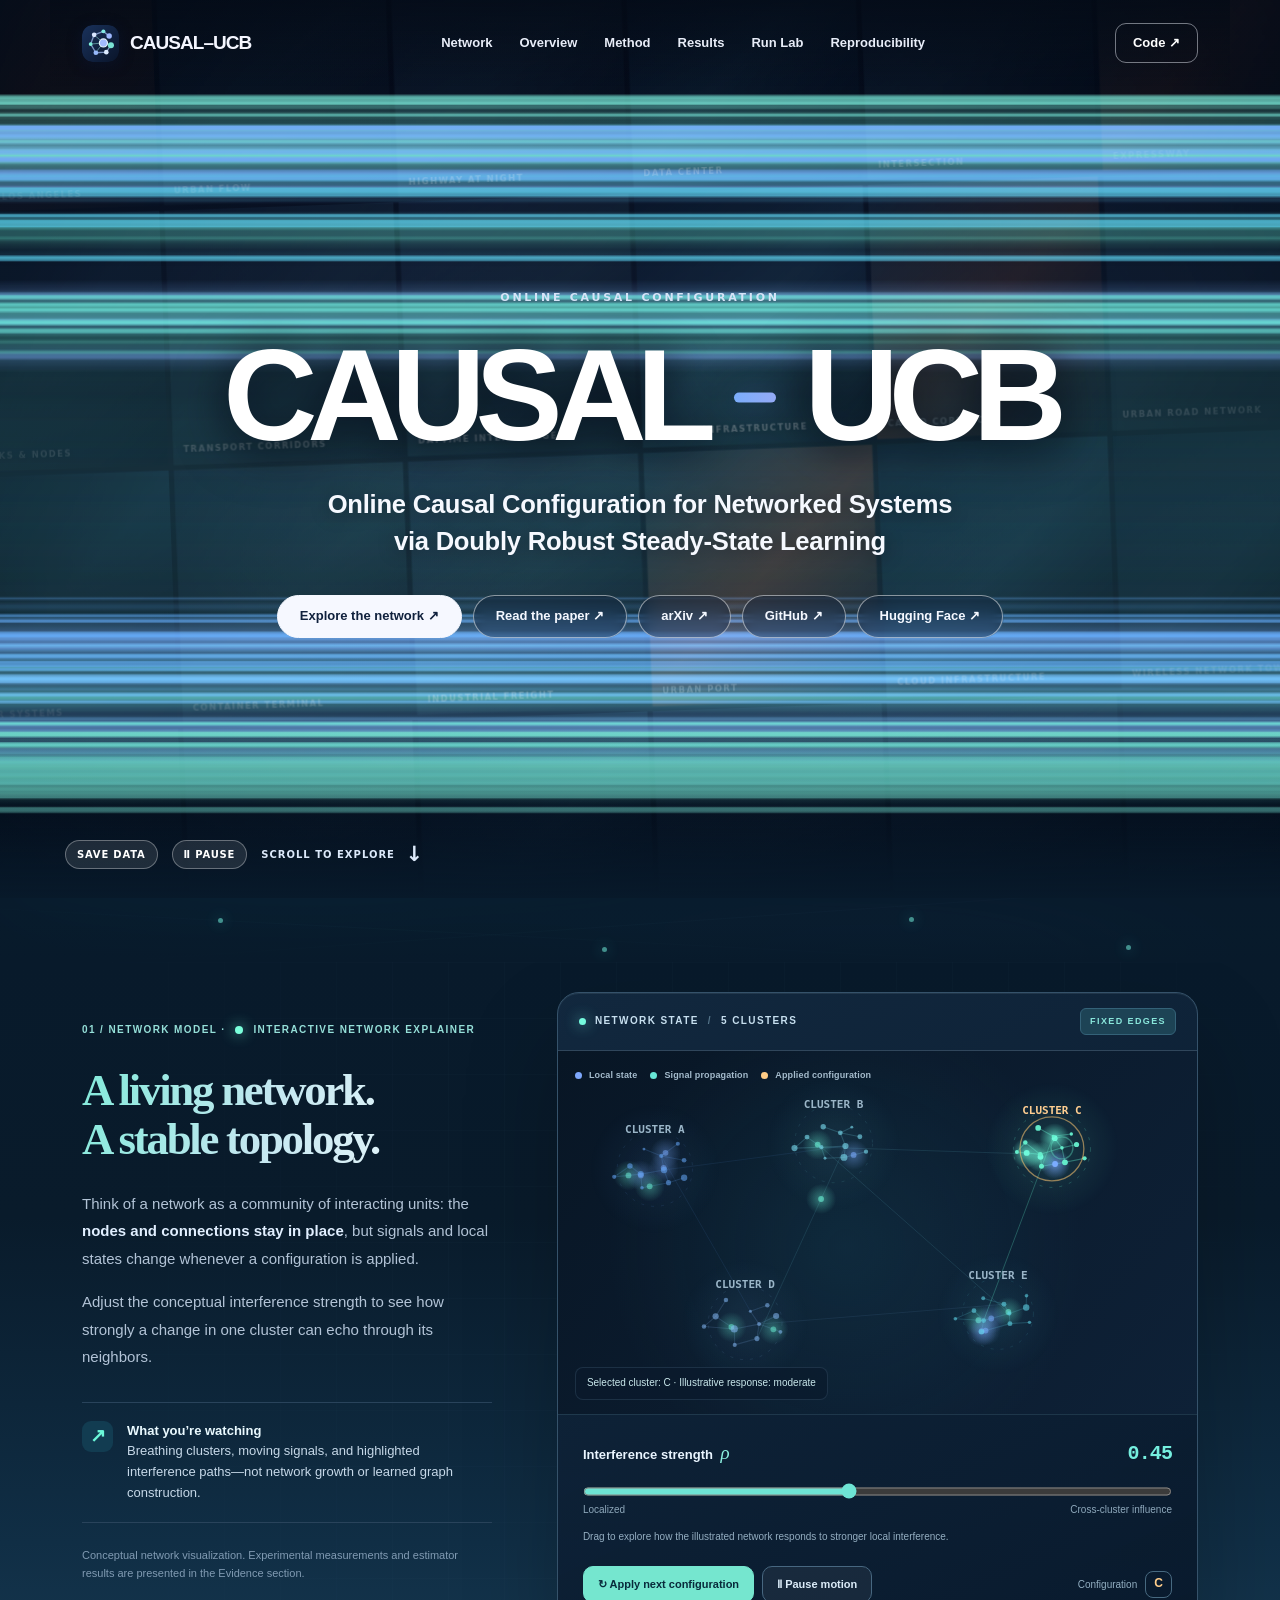
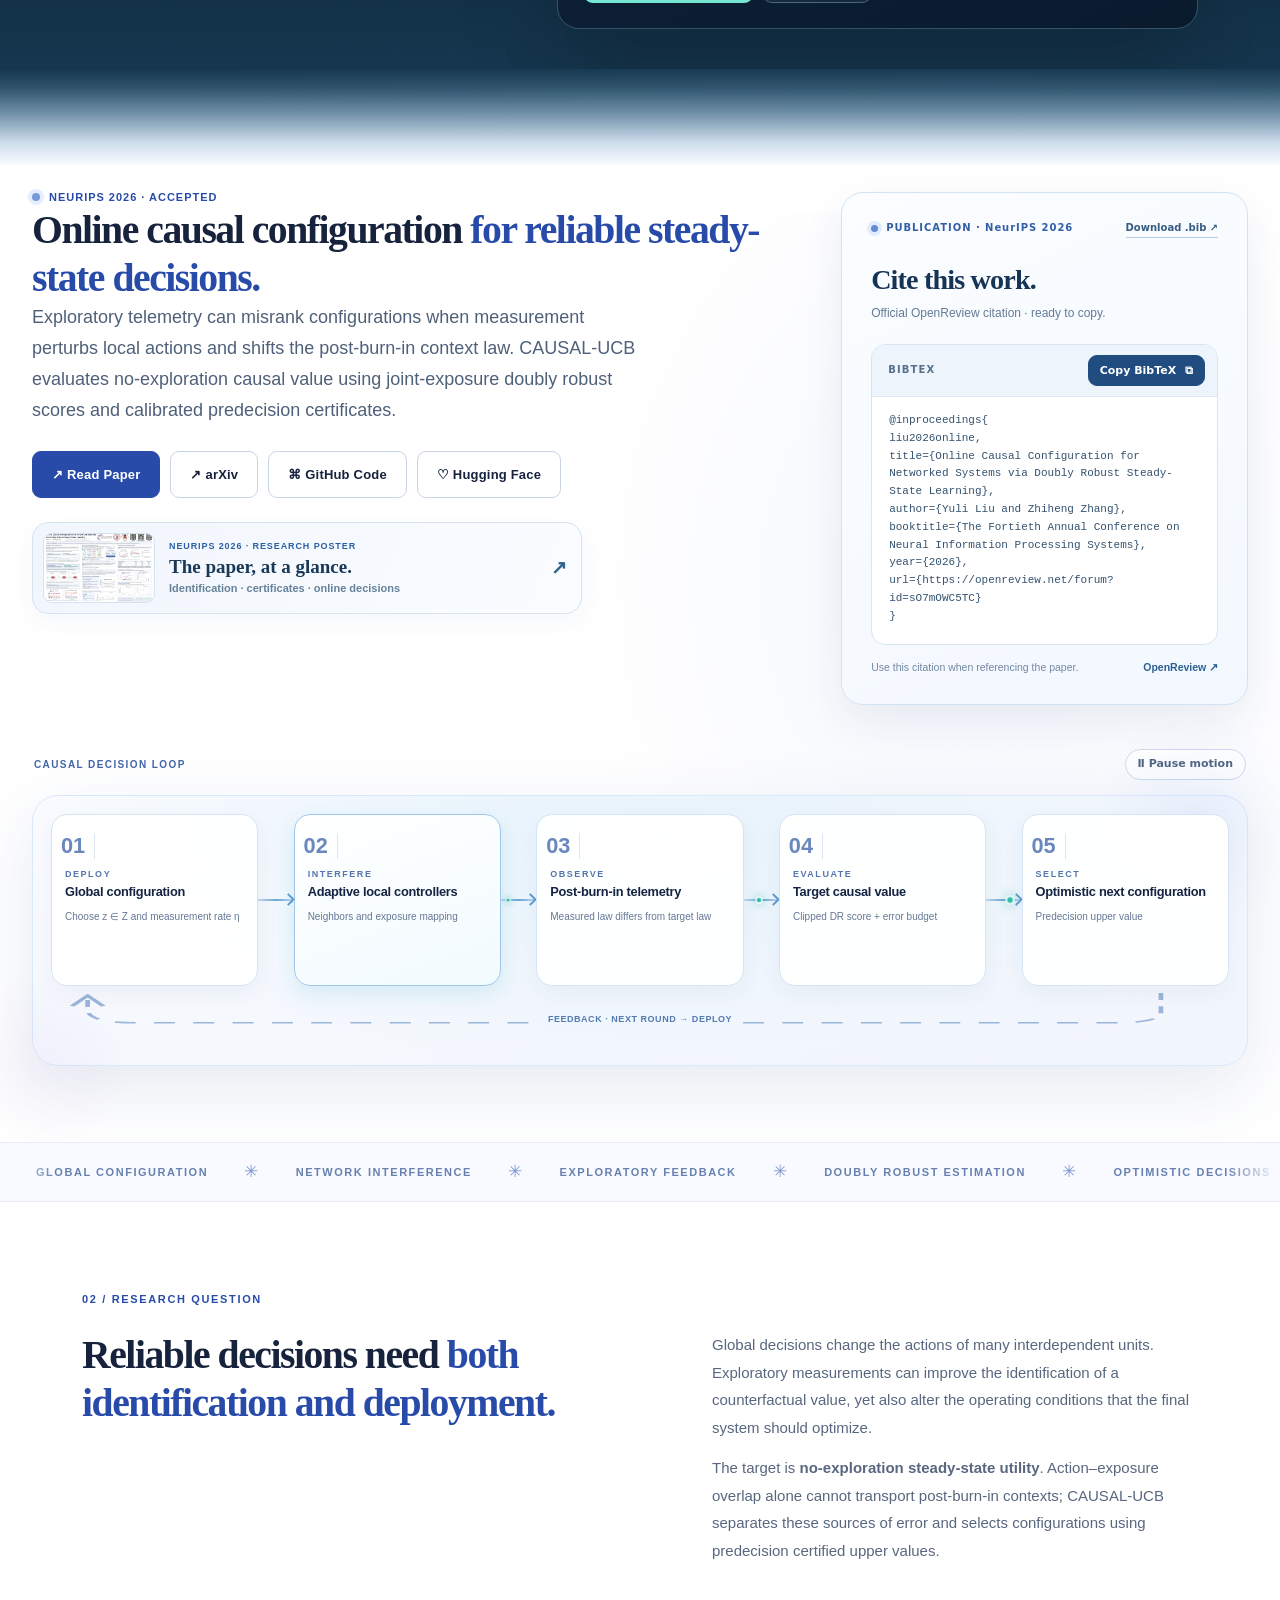
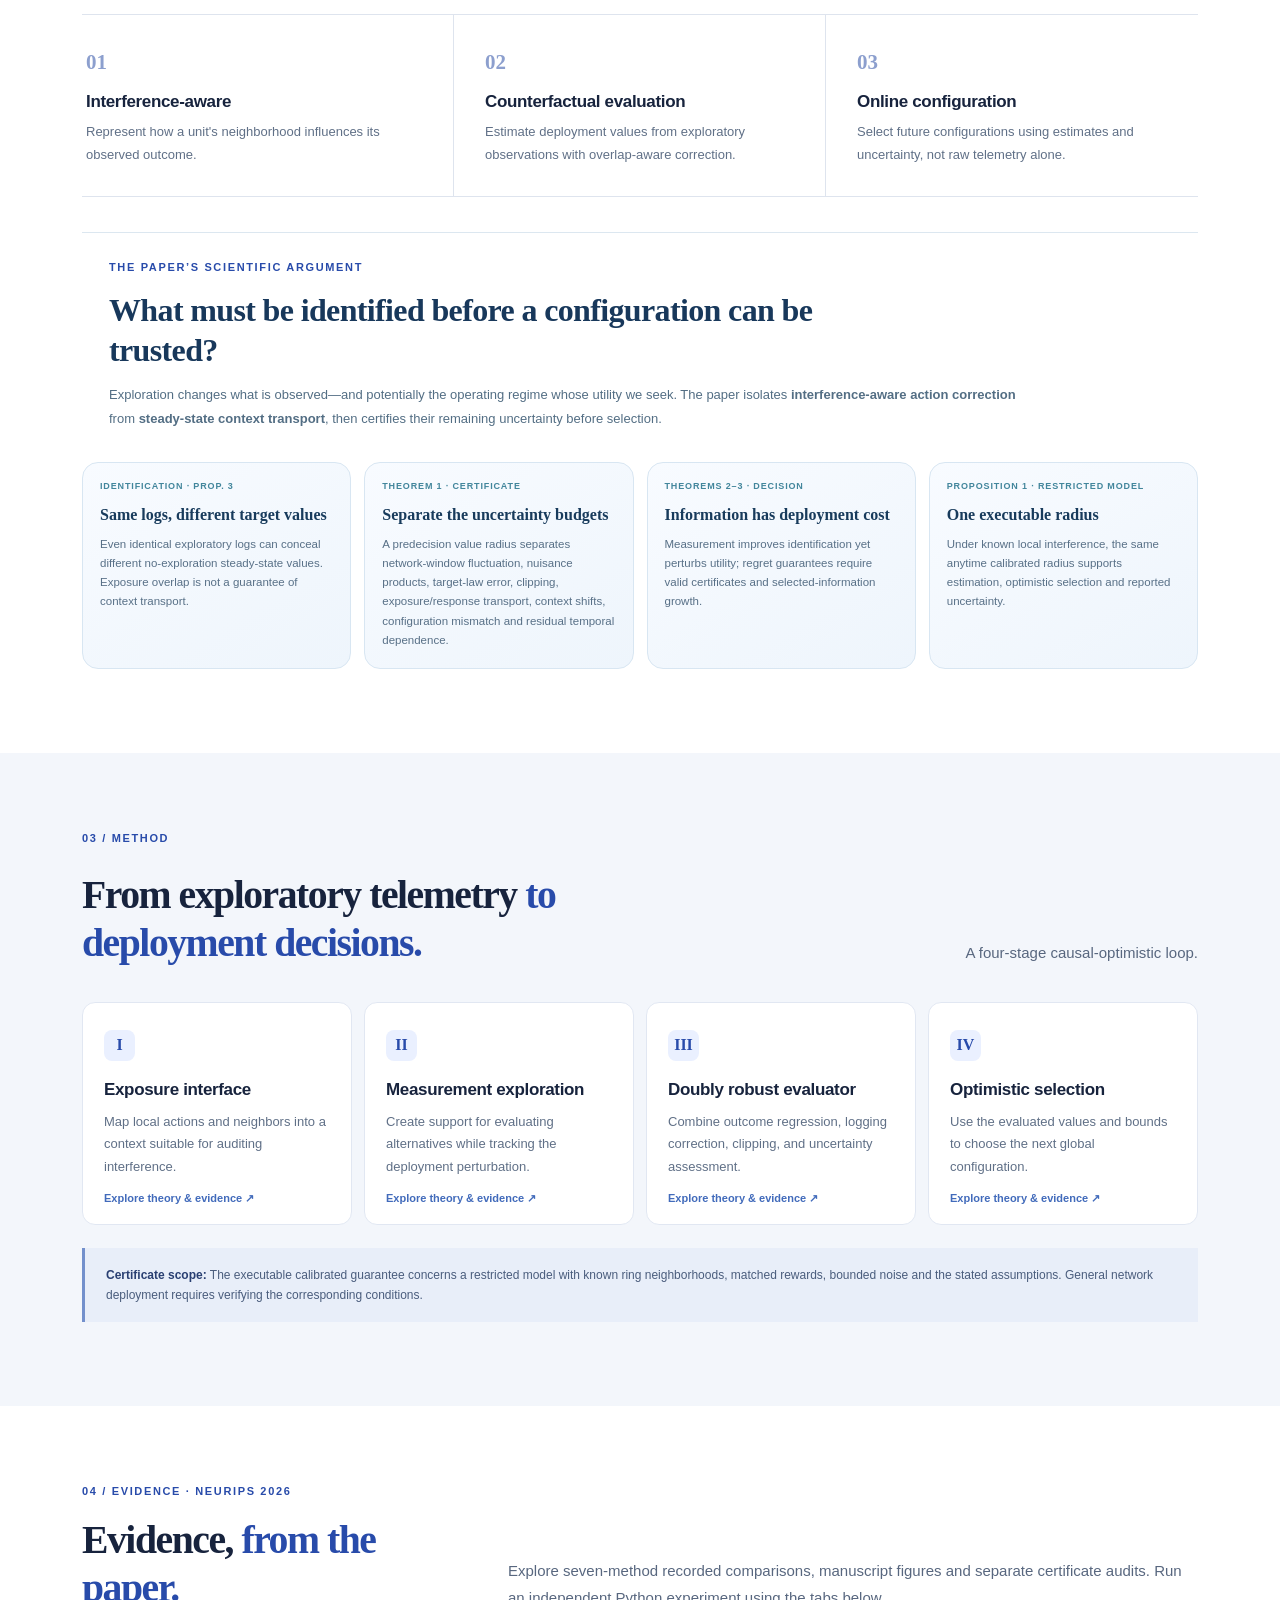
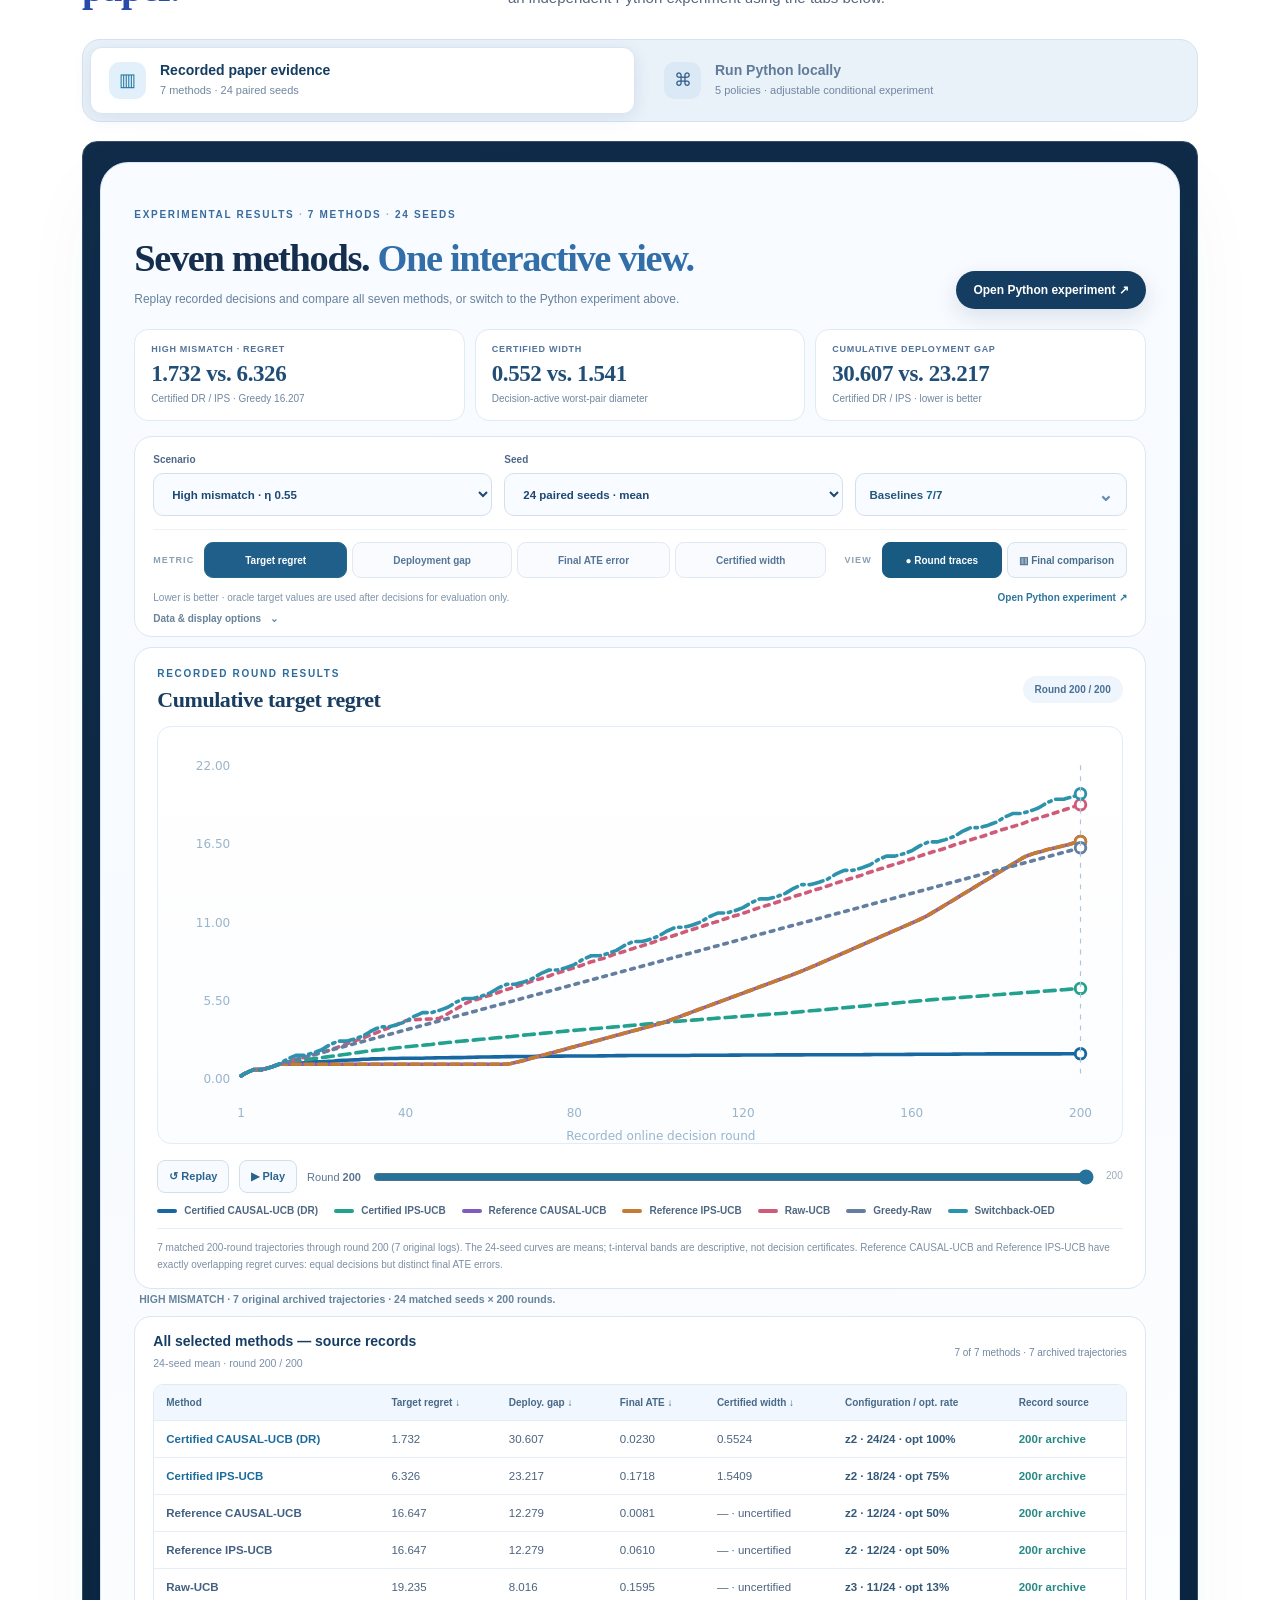
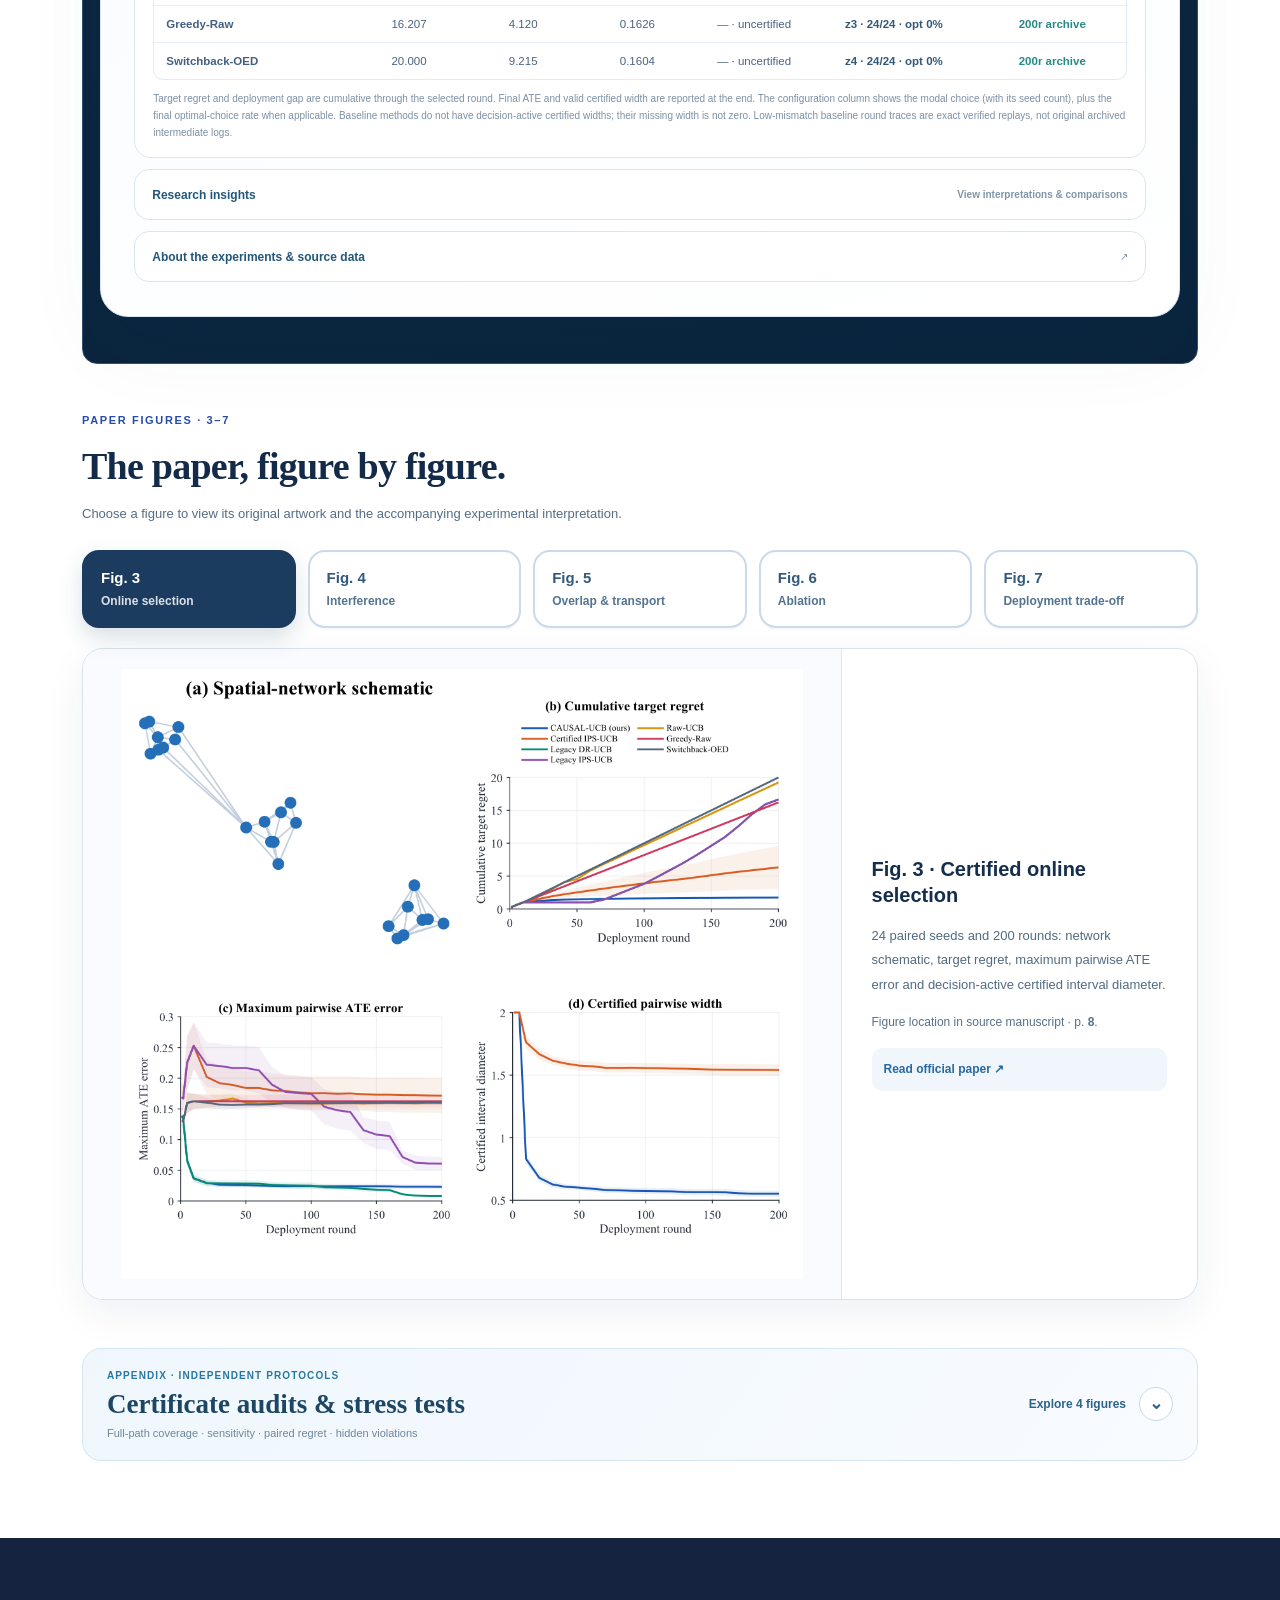
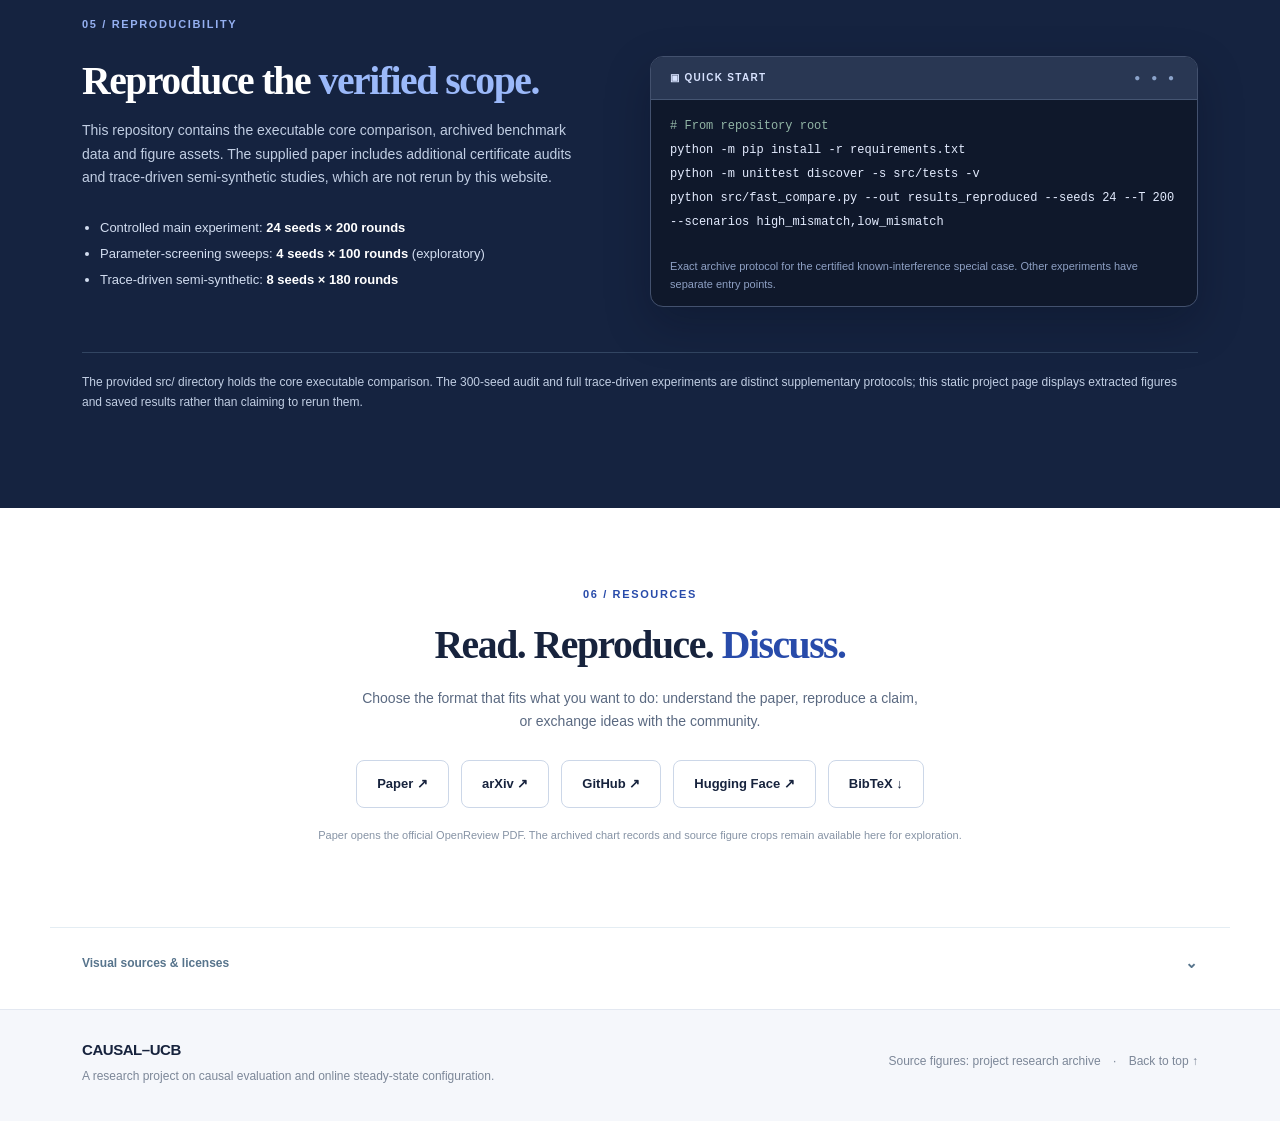
<file: docs/index.html>
<!DOCTYPE html>

<html lang="en">
<head>
<meta charset="utf-8"/>
<meta content="width=device-width,initial-scale=1" name="viewport"/>
<meta content="NeurIPS 2026 CAUSAL-UCB: causal identification, doubly robust steady-state learning, certified online selection, research figures, recorded evidence and interactive Python experiments." name="description"/>
<meta content="#f6f8fc" name="theme-color"/>
<title>CAUSAL-UCB | NeurIPS 2026 · Steady-State Causal Learning</title>
<link href="favicon.svg" rel="icon" type="image/svg+xml"/>
<link href="style.css" rel="stylesheet"/>
<link href="cluster.css" rel="stylesheet"/>
<link href="network-visual.css" rel="stylesheet"/>
<script defer="" src="site-config.js?links=public"></script>
<script defer="" src="site.js"></script>
<script defer="" src="cluster.js"></script>
<link href="method-detail.css" rel="stylesheet"/><script defer="True" src="method-detail.js"></script><link href="science-layout.css" rel="stylesheet"/><link href="lab.css" rel="stylesheet"/><script defer="" src="lab.js"></script><link href="research-experience.css" rel="stylesheet"/><script defer="" src="stage-highlight.js"></script><link href="benchmark-layout.css" rel="stylesheet"/><link href="benchmark-comparison.css" rel="stylesheet"/><link href="unified-evidence.css" rel="stylesheet"/><link href="figure-atlas.css" rel="stylesheet"/><script defer="" src="benchmark-records.js"></script><script defer="" src="ui-enhancements.js"></script><script defer="" src="figure-accessibility.js"></script><script defer="" src="figure-gallery.js"></script><script defer="" src="evidence-switch.js"></script><link href="editorial-polish.css" rel="stylesheet"/><style id="hero-citation-style">
/* Full-width workflow below a balanced scientific introduction and citation card. */
#research-intro.hero { max-width:1480px; display:grid!important; grid-template-columns:minmax(0,1.88fr) minmax(330px,1fr)!important; column-gap:clamp(24px,3.5vw,56px)!important; row-gap:42px!important; align-items:start!important; }
#research-intro .hero-headline { width:100%!important; max-width:none!important; min-width:0; }
#research-intro .hero-aside { grid-column:1 / -1; width:100%!important; max-width:none!important; margin-top:2px!important; }
#research-intro .hero-citation-card { grid-column:2; grid-row:1; min-width:0; margin-top:4px; scroll-margin-top:28px; padding:clamp(20px,2.25vw,30px); border:1px solid #d3e2f2; border-radius:22px; background:linear-gradient(155deg,#fbfdff 0%,#f3f8ff 100%); box-shadow:0 16px 44px rgba(25,56,98,.08); color:#183759; }
.hero-citation-overline { display:flex; align-items:flex-start; justify-content:space-between; gap:10px; font:800 10px/1.35 ui-sans-serif,system-ui,sans-serif; letter-spacing:.095em; color:#335fa8; }
.hero-citation-overline>span {display:inline-flex;gap:8px;align-items:center}
.hero-citation-dot {width:7px;height:7px;background:#648cd3;border-radius:50%;box-shadow:0 0 0 4px #e1edff;flex:none}
.hero-citation-overline a { font-size:10px;letter-spacing:0;color:#375c84;text-decoration:none;white-space:nowrap;padding-bottom:2px;border-bottom:1px solid #b7cee8; }
.hero-citation-overline a:hover,.hero-citation-overline a:focus-visible {color:#254bae;border-color:#254bae}
.hero-citation-card h3 {font:700 clamp(24px,2.2vw,31px)/1.17 Georgia,serif;letter-spacing:-.03em;margin:26px 0 7px;color:#163456}
.hero-citation-intro {color:#647b95;font-size:12px;line-height:1.5;margin:0 0 22px}
.hero-citation-codebox {border:1px solid #d8e5f2;border-radius:14px;overflow:hidden;background:#fff}
.hero-citation-codebar {display:flex;align-items:center;justify-content:space-between;gap:12px;padding:10px 12px 10px 16px;background:#edf4fc;border-bottom:1px solid #dce7f3}
.hero-citation-codebar>span {font:800 10px/1.4 ui-sans-serif,system-ui,sans-serif;letter-spacing:.115em;color:#56708c}
.hero-citation-copy {appearance:none;display:inline-flex;align-items:center;gap:9px;padding:8px 11px;background:#214c80;color:#fff;border:1px solid #214c80;border-radius:9px;font:750 11px/1.2 ui-sans-serif,system-ui,sans-serif;cursor:pointer;white-space:nowrap}
.hero-citation-copy:hover,.hero-citation-copy:focus-visible {background:#16375c;border-color:#16375c}
.hero-citation-card pre {font:11px/1.62 ui-monospace,SFMono-Regular,Consolas,'Liberation Mono',monospace;overflow-wrap:anywhere;white-space:pre-wrap;word-break:normal;padding:15px 17px 18px;margin:0;color:#34526f;max-width:100%}
.hero-citation-card code{font:inherit;color:inherit}
.hero-citation-bottom {display:flex;align-items:center;justify-content:space-between;gap:10px;margin-top:15px;font-size:10.5px;line-height:1.5;color:#7287a1}
.hero-citation-bottom>span{min-width:0}
.hero-citation-bottom a{color:#2b6193;font-weight:750;white-space:nowrap}
.hero-citation-bottom a:hover {text-decoration:underline}
@media (max-width:1120px) {
  #research-intro.hero {grid-template-columns:minmax(0,1fr)!important;row-gap:26px!important;max-width:1180px}
  #research-intro .hero-headline {max-width:900px!important}
  #research-intro .hero-citation-card {grid-column:1;grid-row:auto;width:100%;max-width:740px;margin-top:4px}
  #research-intro .hero-aside {grid-column:1;}
}
@media(max-width:640px) {
  #research-intro.hero {row-gap:20px!important}
  #research-intro .hero-citation-card {padding:19px 16px;border-radius:17px}
  .hero-citation-card h3{margin-top:19px;font-size:25px}
  .hero-citation-card pre{padding:13px;font-size:10px}
  .hero-citation-overline{flex-wrap:wrap;gap:10px}
  .hero-citation-bottom{align-items:flex-start}
}
</style>
</head>
<body>
<div aria-hidden="true" class="reading-progress"><span id="reading-progress-fill"></span></div>
<div class="banner"><span class="small-label">CAUSAL-UCB</span><span class="separator">/</span><span>NeurIPS 2026 · Steady-state causal decision making</span></div>
<header class="site-nav wrapper">
<a aria-label="CAUSAL-UCB home" class="logo" href="#top"><img alt="" class="brand-mark" height="36" src="brand-mark.svg" width="36"/><span class="brand-wordmark">CAUSAL–UCB</span></a>
<nav aria-label="Site navigation"><a href="#live-network">Network</a><a href="#overview">Overview</a><a href="#method">Method</a><a href="#results">Results</a><a href="#live-lab">Run Lab</a><a href="#reproducibility">Reproducibility</a></nav>
<a class="nav-code link-button" data-link="github" href="https://github.com/ylliua1116/causal-ucb">Code ↗</a>
</header>
<main id="top">
<section aria-label="Video collage of real transportation and network infrastructure" class="cinematic" id="cinematic">
<div aria-hidden="true" class="cinema-grid" id="cinema-grid">
<div class="cinema-tile tile-1 transport" data-kind="transport" data-media="https://videos.pexels.com/video-files/10433645/10433645-hd_1920_1080_25fps.mp4" style="--tile:0;--poster:url('https://images.pexels.com/photos/33427160/pexels-photo-33427160.jpeg?auto=compress&amp;cs=tinysrgb&amp;w=700')">
<span aria-hidden="true" class="cinema-photo"></span><span class="tile-shade"></span>
<span aria-hidden="true" class="tile-caption">Traffic / Los Angeles</span></div>
<div class="cinema-tile tile-2 transport" data-kind="transport" data-media="https://videos.pexels.com/video-files/3727447/3727447-hd_1920_1080_30fps.mp4" style="--tile:1;--poster:url('https://images.pexels.com/photos/10188253/pexels-photo-10188253.jpeg?auto=compress&amp;cs=tinysrgb&amp;w=700')">
<span aria-hidden="true" class="cinema-photo"></span><span class="tile-shade"></span>
<span aria-hidden="true" class="tile-caption">Urban flow</span></div>
<div class="cinema-tile tile-3 transport" data-kind="transport" data-media="https://videos.pexels.com/video-files/5834623/5834623-hd_1920_1080_25fps.mp4" style="--tile:2;--poster:url('https://images.pexels.com/photos/31486642/pexels-photo-31486642.jpeg?auto=compress&amp;cs=tinysrgb&amp;w=700')">
<span aria-hidden="true" class="cinema-photo"></span><span class="tile-shade"></span>
<span aria-hidden="true" class="tile-caption">Highway at night</span></div>
<div class="cinema-tile tile-4 network" data-kind="network" style="--tile:3;--poster:url('https://images.pexels.com/photos/4508751/pexels-photo-4508751.jpeg?auto=compress&amp;cs=tinysrgb&amp;w=700')">
<span aria-hidden="true" class="cinema-photo"></span><span class="tile-shade"></span>
<span aria-hidden="true" class="tile-caption">Data center</span></div>
<div class="cinema-tile tile-5 transport" data-kind="transport" data-media="https://videos.pexels.com/video-files/1192116/1192116-sd_640_360_30fps.mp4" style="--tile:4;--poster:url('https://images.pexels.com/photos/30071885/pexels-photo-30071885.jpeg?auto=compress&amp;cs=tinysrgb&amp;w=700')">
<span aria-hidden="true" class="cinema-photo"></span><span class="tile-shade"></span>
<span aria-hidden="true" class="tile-caption">Intersection</span></div>
<div class="cinema-tile tile-6 transport" data-kind="transport" data-media="https://videos.pexels.com/video-files/1169852/1169852-hd_1920_1080_30fps.mp4" style="--tile:5;--poster:url('https://images.pexels.com/photos/29825948/pexels-photo-29825948.jpeg?auto=compress&amp;cs=tinysrgb&amp;w=700')">
<span aria-hidden="true" class="cinema-photo"></span><span class="tile-shade"></span>
<span aria-hidden="true" class="tile-caption">Expressway</span></div>
<div class="cinema-tile tile-7 network" data-kind="network" style="--tile:6;--poster:url('https://images.pexels.com/photos/5408005/pexels-photo-5408005.jpeg?auto=compress&amp;cs=tinysrgb&amp;w=700')">
<span aria-hidden="true" class="cinema-photo"></span><span class="tile-shade"></span>
<span aria-hidden="true" class="tile-caption">Networks &amp; nodes</span></div>
<div class="cinema-tile tile-8 transport" data-kind="transport" data-media="https://videos.pexels.com/video-files/27783817/12223745_1920_1080_24fps.mp4" style="--tile:7;--poster:url('https://images.pexels.com/photos/37684211/pexels-photo-37684211.jpeg?auto=compress&amp;cs=tinysrgb&amp;w=700')">
<span aria-hidden="true" class="cinema-photo"></span><span class="tile-shade"></span>
<span aria-hidden="true" class="tile-caption">Transport corridors</span></div>
<div class="cinema-tile tile-9 transport" data-kind="transport" data-media="https://videos.pexels.com/video-files/5587732/5587732-hd_1920_1080_30fps.mp4" style="--tile:8;--poster:url('https://images.pexels.com/photos/9716226/pexels-photo-9716226.jpeg?auto=compress&amp;cs=tinysrgb&amp;w=700')">
<span aria-hidden="true" class="cinema-photo"></span><span class="tile-shade"></span>
<span aria-hidden="true" class="tile-caption">Daytime interchange</span></div>
<div class="cinema-tile tile-10 network" data-kind="network" style="--tile:9;--poster:url('https://images.pexels.com/photos/37730211/pexels-photo-37730211.jpeg?auto=compress&amp;cs=tinysrgb&amp;w=700')">
<span aria-hidden="true" class="cinema-photo"></span><span class="tile-shade"></span>
<span aria-hidden="true" class="tile-caption">Server infrastructure</span></div>
<div class="cinema-tile tile-11 transport" data-kind="transport" data-media="https://videos.pexels.com/video-files/3858833/3858833-hd_1280_720_24fps.mp4" style="--tile:10;--poster:url('https://images.pexels.com/photos/6572481/pexels-photo-6572481.jpeg?auto=compress&amp;cs=tinysrgb&amp;w=700')">
<span aria-hidden="true" class="cinema-photo"></span><span class="tile-shade"></span>
<span aria-hidden="true" class="tile-caption">Cargo corridors</span></div>
<div class="cinema-tile tile-12 transport" data-kind="transport" data-media="https://videos.pexels.com/video-files/857267/857267-hd_1920_1080_24fps.mp4" style="--tile:11;--poster:url('https://images.pexels.com/photos/38878811/pexels-photo-38878811.jpeg?auto=compress&amp;cs=tinysrgb&amp;w=700')">
<span aria-hidden="true" class="cinema-photo"></span><span class="tile-shade"></span>
<span aria-hidden="true" class="tile-caption">Urban road network</span></div>
<div class="cinema-tile tile-13 network" data-kind="network" style="--tile:12;--poster:url('https://images.pexels.com/photos/5480781/pexels-photo-5480781.jpeg?auto=compress&amp;cs=tinysrgb&amp;w=700')">
<span aria-hidden="true" class="cinema-photo"></span><span class="tile-shade"></span>
<span aria-hidden="true" class="tile-caption">Router systems</span></div>
<div class="cinema-tile tile-14 transport" data-kind="transport" data-media="https://videos.pexels.com/video-files/10561887/10561887-hd_4096_2160_24fps.mp4" style="--tile:13;--poster:url('https://images.pexels.com/photos/36652841/pexels-photo-36652841.jpeg?auto=compress&amp;cs=tinysrgb&amp;w=700')">
<span aria-hidden="true" class="cinema-photo"></span><span class="tile-shade"></span>
<span aria-hidden="true" class="tile-caption">Container terminal</span></div>
<div class="cinema-tile tile-15 transport" data-kind="transport" data-media="https://videos.pexels.com/video-files/7385122/7385122-uhd_2560_1440_30fps.mp4" style="--tile:14;--poster:url('https://images.pexels.com/photos/36652829/pexels-photo-36652829.jpeg?auto=compress&amp;cs=tinysrgb&amp;w=700')">
<span aria-hidden="true" class="cinema-photo"></span><span class="tile-shade"></span>
<span aria-hidden="true" class="tile-caption">Industrial freight</span></div>
<div class="cinema-tile tile-16 transport" data-kind="transport" data-media="https://videos.pexels.com/video-files/5992517/5992517-hd_1920_1080_30fps.mp4" style="--tile:15;--poster:url('https://images.pexels.com/photos/36652833/pexels-photo-36652833.jpeg?auto=compress&amp;cs=tinysrgb&amp;w=700')">
<span aria-hidden="true" class="cinema-photo"></span><span class="tile-shade"></span>
<span aria-hidden="true" class="tile-caption">Urban port</span></div>
<div class="cinema-tile tile-17 network" data-kind="network" style="--tile:16;--poster:url('https://images.pexels.com/photos/17489156/pexels-photo-17489156.jpeg?auto=compress&amp;cs=tinysrgb&amp;w=700')">
<span aria-hidden="true" class="cinema-photo"></span><span class="tile-shade"></span>
<span aria-hidden="true" class="tile-caption">Cloud infrastructure</span></div>
<div class="cinema-tile tile-18 network" data-kind="network" data-media="https://videos.pexels.com/video-files/10433645/10433645-hd_1920_1080_25fps.mp4" style="--tile:17;--poster:url('https://images.pexels.com/photos/9122692/pexels-photo-9122692.jpeg?auto=compress&amp;cs=tinysrgb&amp;w=700')">
<span aria-hidden="true" class="cinema-photo"></span><span class="tile-shade"></span>
<span aria-hidden="true" class="tile-caption">Wireless network tower</span></div>
<div class="cinema-tile tile-19 transport" data-kind="transport" data-media="https://videos.pexels.com/video-files/3727447/3727447-hd_1920_1080_30fps.mp4" style="--tile:18;--poster:url('https://images.pexels.com/photos/5213170/pexels-photo-5213170.jpeg?auto=compress&amp;cs=tinysrgb&amp;w=700')">
<span aria-hidden="true" class="cinema-photo"></span><span class="tile-shade"></span>
<span aria-hidden="true" class="tile-caption">Harbor logistics</span></div>
<div class="cinema-tile tile-20 transport" data-kind="transport" data-media="https://videos.pexels.com/video-files/5834623/5834623-hd_1920_1080_25fps.mp4" style="--tile:19;--poster:url('https://images.pexels.com/photos/4570838/pexels-photo-4570838.jpeg?auto=compress&amp;cs=tinysrgb&amp;w=700')">
<span aria-hidden="true" class="cinema-photo"></span><span class="tile-shade"></span>
<span aria-hidden="true" class="tile-caption">Shipping network</span></div>
<div class="cinema-tile tile-21 network" data-kind="network" style="--tile:20;--poster:url('https://images.pexels.com/photos/17489153/pexels-photo-17489153.jpeg?auto=compress&amp;cs=tinysrgb&amp;w=700')">
<span aria-hidden="true" class="cinema-photo"></span><span class="tile-shade"></span>
<span aria-hidden="true" class="tile-caption">Switches &amp; servers</span></div>
<div class="cinema-tile tile-22 transport" data-kind="transport" data-media="https://videos.pexels.com/video-files/1192116/1192116-sd_640_360_30fps.mp4" style="--tile:21;--poster:url('https://images.pexels.com/photos/25381526/pexels-photo-25381526.jpeg?auto=compress&amp;cs=tinysrgb&amp;w=700')">
<span aria-hidden="true" class="cinema-photo"></span><span class="tile-shade"></span>
<span aria-hidden="true" class="tile-caption">Port transportation</span></div>
<div class="cinema-tile tile-23 transport" data-kind="transport" data-media="https://videos.pexels.com/video-files/1169852/1169852-hd_1920_1080_30fps.mp4" style="--tile:22;--poster:url('https://images.pexels.com/photos/12746150/pexels-photo-12746150.jpeg?auto=compress&amp;cs=tinysrgb&amp;w=700')">
<span aria-hidden="true" class="cinema-photo"></span><span class="tile-shade"></span>
<span aria-hidden="true" class="tile-caption">City cargo transport</span></div>
<div class="cinema-tile tile-24 network" data-kind="network" style="--tile:23;--poster:url('https://images.pexels.com/photos/12351609/pexels-photo-12351609.jpeg?auto=compress&amp;cs=tinysrgb&amp;w=700')">
<span aria-hidden="true" class="cinema-photo"></span><span class="tile-shade"></span>
<span aria-hidden="true" class="tile-caption">Telecommunication network</span></div>
</div>
<div aria-hidden="true" class="cinema-grad"></div>
<canvas aria-hidden="true" class="hero-cluster-network" id="hero-cluster-network"></canvas>
<div class="cinema-content">
<div class="cinema-kicker">ONLINE CAUSAL CONFIGURATION</div>
<h1 aria-label="CAUSAL-UCB" class="cinema-wordmark"><span class="brand-part">CAUSAL</span><span aria-hidden="true" class="brand-join"></span><span class="brand-part">UCB</span></h1>
<p class="cinema-title">Online Causal Configuration for Networked Systems<br class="desktop-only"/> via Doubly Robust Steady-State Learning</p>
<div class="cinema-actions">
<a class="cinema-btn main" href="#live-network">Explore the network <span aria-hidden="true">↗</span></a>
<a class="cinema-btn" data-link="paper" href="https://openreview.net/pdf?id=sO7mOWC5TC">Read the paper ↗</a>
<a class="cinema-btn" data-link="arxiv" href="https://arxiv.org/abs/2611.09665">arXiv ↗</a><a class="cinema-btn" data-link="github" href="https://github.com/ylliua1116/causal-ucb">GitHub ↗</a>
<a class="cinema-btn" data-link="huggingface" href="https://huggingface.co/spaces/ylliua1116/causal-ucb">Hugging Face ↗</a></div>
</div>
<div class="cinema-bottom">
<div class="cinema-controls">
<button aria-label="Save data by using still images rather than background videos" aria-pressed="false" class="cinema-control" id="cinema-quality" title="Use still images instead of downloading background videos" type="button">SAVE DATA</button>
<button aria-pressed="false" class="cinema-control" id="cinema-motion" type="button">Ⅱ PAUSE</button>
<a class="cinema-scroll" href="#live-network">SCROLL TO EXPLORE <span>↓</span></a>
</div>
</div>
</section><div aria-hidden="true" class="cinema-handoff"><span class="handoff-beam"></span><span class="handoff-beam second"></span><span class="handoff-node n1"></span><span class="handoff-node n2"></span><span class="handoff-node n3"></span><span class="handoff-node n4"></span></div><section aria-labelledby="network-heading" class="interactive-section" id="live-network">
<div class="wrapper interactive-wrap">
<div class="interactive-copy">
<div class="interactive-eyebrow">01 / NETWORK MODEL  ·  <span class="teal-spark"></span> INTERACTIVE NETWORK EXPLAINER </div>
<h2 id="network-heading">A living network.<br/><span>A stable topology.</span></h2>
<p>Think of a network as a community of interacting units: the <strong>nodes and connections stay in place</strong>, but signals and local states change whenever a configuration is applied.</p>
<p>Adjust the conceptual interference strength to see how strongly a change in one cluster can echo through its neighbors.</p>
<div class="demo-insight">
<span aria-hidden="true" class="insight-symbol">↗</span>
<span><strong>What you’re watching</strong><br/>Breathing clusters, moving signals, and highlighted interference paths—not network growth or learned graph construction.</span>
</div>
<p class="demo-caveat">Conceptual network visualization. Experimental measurements and estimator results are presented in the Evidence section.</p>
</div>
<div class="interactive-card">
<div class="demo-topbar"><div class="demo-live"><span class="demo-live-dot"></span> NETWORK STATE <span class="demo-divider">/</span> 5 CLUSTERS</div><div class="demo-status" id="demo-status">FIXED EDGES</div></div>
<div class="demo-canvas-wrap">
<canvas aria-label="Illustrative interactive diagram of five fixed network clusters. Change the interference slider or select a cluster to alter the animated signal intensity." id="demo-network-canvas" role="img">Five stable clusters connected by fixed links.</canvas>
<div class="demo-overlay-top"><span class="tiny-dot blue"></span> Local state <span class="tiny-dot teal"></span> Signal propagation <span class="tiny-dot amber"></span> Applied configuration</div>
<div class="demo-mini-caption" id="demo-mini-caption">Selected cluster: C · Neighborhood response: moderate</div>
</div>
<div class="demo-control-area">
<div class="demo-range-title"><label for="rho-slider">Interference strength <span class="math-rho">ρ</span></label><output for="rho-slider" id="rho-display">0.45</output></div>
<input aria-describedby="rho-explainer" id="rho-slider" max="100" min="0" step="1" type="range" value="45"/>
<div class="demo-range-ends"><span>Localized</span><span>Cross-cluster influence</span></div>
<p class="demo-control-note" id="rho-explainer">Drag to explore how the illustrated network responds to stronger local interference.</p>
<div class="demo-buttons">
<button class="demo-button primary" id="config-next" type="button">↻ Apply next configuration</button>
<button aria-pressed="false" class="demo-button" id="network-pause" type="button">Ⅱ Pause motion</button>
<span class="config-pill">Configuration <b id="config-value">C</b></span>
</div>
</div>
</div>
</div>
</section>
<div aria-hidden="true" class="network-paper-transition"></div>
<section class="hero wrapper" id="research-intro">
<div class="hero-headline">
<div class="eyebrow"><span class="eyebrow-circle"></span><span id="research-status">NeurIPS 2026 · Accepted</span></div>
<h2>Online causal configuration <span>for reliable steady-state decisions.</span></h2>
<p class="hero-lead">Exploratory telemetry can misrank configurations when measurement perturbs local actions and shifts the post-burn-in context law. CAUSAL-UCB evaluates no-exploration causal value using joint-exposure doubly robust scores and calibrated predecision certificates.</p>
<p class="byline" hidden="" id="authors"></p>
<div class="hero-cta" id="resources">
<a class="btn primary" data-link="paper" href="https://openreview.net/pdf?id=sO7mOWC5TC">↗ Read Paper</a>
<a class="btn" data-link="arxiv" href="https://arxiv.org/abs/2611.09665">↗ arXiv</a><a class="btn" data-link="github" href="https://github.com/ylliua1116/causal-ucb">⌘ GitHub Code</a>
<a class="btn" data-link="huggingface" href="https://huggingface.co/spaces/ylliua1116/causal-ucb">♡ Hugging Face</a>
</div><a aria-label="Open the NeurIPS research poster PDF" class="research-poster-link" href="assets/poster/research-poster.pdf" id="poster" rel="noopener noreferrer" target="_blank">
<span class="research-poster-thumb"><img alt="Preview of the NeurIPS 2026 research poster" loading="lazy" src="assets/poster-preview.jpg"/></span>
<span class="research-poster-copy"><small>NEURIPS 2026 · RESEARCH POSTER</small><strong>The paper, at a glance.</strong><span>Identification · certificates · online decisions</span></span><span aria-hidden="true" class="research-poster-icon">↗</span>
</a>
</div>
<aside class="hero-citation-card" id="citation" aria-labelledby="citation-heading">
  <div class="hero-citation-overline"><span><span class="hero-citation-dot" aria-hidden="true"></span> PUBLICATION · NeurIPS 2026</span><a href="citation.bib" download="CAUSAL-UCB.bib">Download .bib ↗</a></div>
  <h3 id="citation-heading">Cite this work.</h3>
  <p class="hero-citation-intro">Official OpenReview citation · ready to copy.</p>
  <div class="hero-citation-codebox">
    <div class="hero-citation-codebar"><span>BIBTEX</span><button class="hero-citation-copy" type="button" data-cite-copy="bibtex-source" data-cite-status="bibtex-copy-status" aria-label="Copy the official BibTeX citation">Copy BibTeX <span aria-hidden="true">⧉</span></button></div>
    <pre><code id="bibtex-source">@inproceedings{
liu2026online,
title={Online Causal Configuration for Networked Systems via Doubly Robust Steady-State Learning},
author={Yuli Liu and Zhiheng Zhang},
booktitle={The Fortieth Annual Conference on Neural Information Processing Systems},
year={2026},
url={https://openreview.net/forum?id=sO7mOWC5TC}
}</code></pre>
  </div>
  <div class="hero-citation-bottom"><span id="bibtex-copy-status" aria-live="polite">Use this citation when referencing the paper.</span><a href="https://openreview.net/forum?id=sO7mOWC5TC" target="_blank" rel="noopener noreferrer">OpenReview ↗</a></div>
</aside>
<div class="hero-aside">
<div class="flow-toolbar"><span class="flow-status">CAUSAL DECISION LOOP</span><button aria-label="Pause decorative motion" aria-pressed="false" class="motion-toggle" id="motion-toggle" type="button">Ⅱ Pause motion</button></div>
<div aria-label="Five-step causal decision loop. Select any stage to inspect its scientific input and output." class="flow-graphic flow-interactive">
<div class="flow-steps">
<button aria-pressed="false" class="pipeline-step" data-flow="0" type="button"><span class="pipeline-index">01</span><span class="pipeline-copy"><span class="pipeline-label">DEPLOY</span><strong>Global configuration</strong><small>Choose z ∈ Z and measurement rate η</small></span><span class="flow-chevron">↗</span></button>
<div aria-hidden="true" class="pipeline-connector"><span></span></div>
<button aria-pressed="false" class="pipeline-step" data-flow="1" type="button"><span class="pipeline-index">02</span><span class="pipeline-copy"><span class="pipeline-label">INTERFERE</span><strong>Adaptive local controllers</strong><small>Neighbors and exposure mapping</small></span><span class="flow-chevron">↗</span></button>
<div aria-hidden="true" class="pipeline-connector"><span></span></div>
<button aria-pressed="false" class="pipeline-step" data-flow="2" type="button"><span class="pipeline-index">03</span><span class="pipeline-copy"><span class="pipeline-label">OBSERVE</span><strong>Post-burn-in telemetry</strong><small>Measured law differs from target law</small></span><span class="flow-chevron">↗</span></button>
<div aria-hidden="true" class="pipeline-connector"><span></span></div>
<button aria-pressed="false" class="pipeline-step" data-flow="3" type="button"><span class="pipeline-index">04</span><span class="pipeline-copy"><span class="pipeline-label">EVALUATE</span><strong>Target causal value</strong><small>Clipped DR score + error budget</small></span><span class="flow-chevron">↗</span></button>
<div aria-hidden="true" class="pipeline-connector"><span></span></div>
<button aria-pressed="false" class="pipeline-step" data-flow="4" type="button"><span class="pipeline-index">05</span><span class="pipeline-copy"><span class="pipeline-label">SELECT</span><strong>Optimistic next configuration</strong><small>Predecision upper value</small></span><span class="flow-chevron">↗</span></button>
<div aria-label="Configuration selected at the final stage is deployed in the next round" class="feedback-return"><svg aria-hidden="true" preserveaspectratio="none" viewbox="0 0 450 57"><path d="M424 0 V22 Q424 34 405 34 H33 Q14 34 14 19 V5" fill="none" stroke="currentColor" stroke-dasharray="8 7" stroke-width="2"></path><path d="M8 15 L14 3 L20 15" fill="none" stroke="currentColor" stroke-width="2"></path></svg><span>FEEDBACK · NEXT ROUND → DEPLOY</span></div>
</div>
<aside aria-live="polite" class="flow-detail" hidden="" id="flow-detail"><span class="detail-eyebrow">STEP 04 / CAUSAL VALUE</span><h3>From exploratory logs to target value</h3><div class="detail-item"><b>Received</b><p>Source-regime action, exposure, context, reward, and fitted nuisance quantities.</p></div><div class="detail-item"><b>Principle</b><p>Clipped doubly robust evaluation; separate action-law correction from context transport.</p></div><div class="detail-item"><b>Result</b><p>Target-value estimate and a conditionally calibrated uncertainty radius.</p></div><div class="detail-item"><b>Passed forward</b><p>Predecision upper values for optimistic configuration selection.</p></div><span class="detail-cite">Paper §4.1–4.2 · Theorem 1</span></aside>
</div>
</div>
</section>
<div aria-label="The research pipeline flows from network configuration through observations and counterfactual evaluation to an optimistic decision" class="concept-marquee">
<div aria-hidden="true" class="concept-track">
<span>GLOBAL CONFIGURATION</span><b>✳</b><span>NETWORK INTERFERENCE</span><b>✳</b><span>EXPLORATORY FEEDBACK</span><b>✳</b><span>DOUBLY ROBUST ESTIMATION</span><b>✳</b><span>OPTIMISTIC DECISIONS</span><b>✳</b>
<span>GLOBAL CONFIGURATION</span><b>✳</b><span>NETWORK INTERFERENCE</span><b>✳</b><span>EXPLORATORY FEEDBACK</span><b>✳</b><span>DOUBLY ROBUST ESTIMATION</span><b>✳</b><span>OPTIMISTIC DECISIONS</span><b>✳</b>
</div>
</div>
<section aria-labelledby="overview-heading" class="section wrapper" id="overview">
<div class="section-label">02 / RESEARCH QUESTION</div>
<div class="overview-row"><h2 id="overview-heading">Reliable decisions need <span>both identification and deployment.</span></h2><div><p>Global decisions change the actions of many interdependent units. Exploratory measurements can improve the identification of a counterfactual value, yet also alter the operating conditions that the final system should optimize.</p><p>The target is <strong>no-exploration steady-state utility</strong>. Action–exposure overlap alone cannot transport post-burn-in contexts; CAUSAL-UCB separates these sources of error and selects configurations using predecision certified upper values.</p></div></div>
<div class="insight-grid">
<div class="insight"><b>01</b><h3>Interference-aware</h3><p>Represent how a unit's neighborhood influences its observed outcome.</p></div>
<div class="insight"><b>02</b><h3>Counterfactual evaluation</h3><p>Estimate deployment values from exploratory observations with overlap-aware correction.</p></div>
<div class="insight"><b>03</b><h3>Online configuration</h3><p>Select future configurations using estimates and uncertainty, not raw telemetry alone.</p></div>
</div>
<div class="atlas-contribution-intro"><span class="section-label">THE PAPER’S SCIENTIFIC ARGUMENT</span><h3>What must be identified before a configuration can be trusted?</h3><p>Exploration changes what is observed—and potentially the operating regime whose utility we seek. The paper isolates <strong>interference-aware action correction</strong> from <strong>steady-state context transport</strong>, then certifies their remaining uncertainty before selection.</p></div>
<div aria-label="Manuscript scientific contributions" class="atlas-contributions">
<article><span>IDENTIFICATION · PROP. 3</span><h4>Same logs, different target values</h4><p>Even identical exploratory logs can conceal different no-exploration steady-state values. Exposure overlap is not a guarantee of context transport.</p></article>
<article><span>THEOREM 1 · CERTIFICATE</span><h4>Separate the uncertainty budgets</h4><p>A predecision value radius separates network-window fluctuation, nuisance products, target-law error, clipping, exposure/response transport, context shifts, configuration mismatch and residual temporal dependence.</p></article>
<article><span>THEOREMS 2–3 · DECISION</span><h4>Information has deployment cost</h4><p>Measurement improves identification yet perturbs utility; regret guarantees require valid certificates and selected-information growth.</p></article>
<article><span>PROPOSITION 1 · RESTRICTED MODEL</span><h4>One executable radius</h4><p>Under known local interference, the same anytime calibrated radius supports estimation, optimistic selection and reported uncertainty.</p></article>
</div>
</section>
<section aria-labelledby="method-heading" class="section method-band" id="method"><div class="wrapper">
<div class="section-label">03 / METHOD</div><div class="section-top"><h2 id="method-heading">From exploratory telemetry <span>to deployment decisions.</span></h2><p>A four-stage causal-optimistic loop.</p></div>
<div class="method-grid">
<article aria-controls="method-expansion" aria-expanded="false" class="method-card" data-method="0" role="button" tabindex="0"><div class="method-number">I</div><h3>Exposure interface</h3><p>Map local actions and neighbors into a context suitable for auditing interference.</p><span class="method-show">Explore theory &amp; evidence  ↗</span></article>
<article aria-controls="method-expansion" aria-expanded="false" class="method-card" data-method="1" role="button" tabindex="0"><div class="method-number">II</div><h3>Measurement exploration</h3><p>Create support for evaluating alternatives while tracking the deployment perturbation.</p><span class="method-show">Explore theory &amp; evidence  ↗</span></article>
<article aria-controls="method-expansion" aria-expanded="false" class="method-card" data-method="2" role="button" tabindex="0"><div class="method-number">III</div><h3>Doubly robust evaluator</h3><p>Combine outcome regression, logging correction, clipping, and uncertainty assessment.</p><span class="method-show">Explore theory &amp; evidence  ↗</span></article>
<article aria-controls="method-expansion" aria-expanded="false" class="method-card" data-method="3" role="button" tabindex="0"><div class="method-number">IV</div><h3>Optimistic selection</h3><p>Use the evaluated values and bounds to choose the next global configuration.</p><span class="method-show">Explore theory &amp; evidence  ↗</span></article>
</div><div aria-live="polite" class="method-expansion" hidden="" id="method-expansion"><div class="method-expansion-head"><span id="method-deep-tag">SELECTED MODULE</span><button aria-label="Close technical details" id="method-close" type="button">× Close</button></div><h3 id="method-deep-title"></h3><p id="method-deep-lead"></p><div class="method-detail-grid"><div><b>Identification / technical basis</b><p id="method-deep-theory"></p></div><div><b>Input → Output</b><p id="method-deep-io"></p></div><div><b>What the paper actually establishes</b><p id="method-deep-proof"></p></div><div><b>Limitations / checks</b><p id="method-deep-caveat"></p></div></div><div class="method-ref" id="method-deep-reference"></div></div>
<div class="notice"><strong>Certificate scope:</strong> The executable calibrated guarantee concerns a restricted model with known ring neighborhoods, matched rewards, bounded noise and the stated assumptions. General network deployment requires verifying the corresponding conditions.</div>
</div></section>
<section aria-labelledby="results-heading" class="section wrapper" id="results">
<div class="section-label">04 / EVIDENCE · NEURIPS 2026</div><div class="section-top"><h2 id="results-heading">Evidence, <span>from the paper.</span></h2><p>Explore seven-method recorded comparisons, manuscript figures and separate certificate audits. Run an independent Python experiment using the tabs below.</p></div>
<div aria-label="Choose a research evidence mode" class="evidence-view-switch" role="tablist">
<button aria-controls="evidence-archive" aria-selected="true" class="evidence-mode active" data-evidence-view="recorded" id="evidence-tab-recorded" role="tab" type="button"><span aria-hidden="true" class="evidence-mode-icon">▥</span><span><strong>Recorded paper evidence</strong><small>7 methods · 24 paired seeds</small></span></button>
<button aria-controls="live-lab" aria-selected="false" class="evidence-mode" data-evidence-view="python" id="evidence-tab-python" role="tab" tabindex="-1" type="button"><span aria-hidden="true" class="evidence-mode-icon">⌘</span><span><strong>Run Python locally</strong><small>5 policies · adjustable conditional experiment</small></span></button>
</div><div aria-labelledby="evidence-tab-recorded" class="evidence-panel" id="evidence-archive" role="tabpanel"><div aria-labelledby="archive-bench-heading" class="archive-benchmark unified-benchmark" id="cert-benchmark">
<div class="unified-intro">
<div><span class="unified-kicker">EXPERIMENTAL RESULTS <i>·</i> 7 METHODS <i>·</i> 24 SEEDS</span><h3 id="archive-bench-heading">Seven methods. <em>One interactive view.</em></h3><p>Replay recorded decisions and compare all seven methods, or switch to the Python experiment above.</p></div>
<a class="unified-primary-link" href="#live-lab">Open Python experiment ↗</a>
</div>
<div aria-label="Verified benchmark outcomes" class="archive-proof-strip">
<div><span>High mismatch · Regret</span><strong>1.732 <i>vs.</i> 6.326</strong><small>Certified DR / Certified IPS</small></div>
<div><span>Certificate width</span><strong>0.552 <i>vs.</i> 1.541</strong><small>Decision-active worst-pair diameter</small></div>
<div><span>Measurement trade-off</span><strong>30.607 <i>vs.</i> 23.217</strong><small>Deployment gap · DR costs more</small></div>
</div>
<div class="archive-bench-board compare-board unified-board">
<div aria-label="Experiment controls" class="archive-controls unified-toolbar">
<div class="unified-select-row">
<div class="archive-control"><label for="archive-regime">Scenario</label><select id="archive-regime"><option value="high_mismatch">High mismatch · η 0.55</option><option value="low_mismatch">Low mismatch · η 0.08</option></select></div>
<div class="archive-control"><label for="archive-cohort">Seed</label><select id="archive-cohort"><option value="mean">24 paired seeds · mean</option></select></div>
<details class="unified-method-picker" id="unified-method-picker"><summary><span>Baselines <b id="compare-selected-count">7</b>/7</span><i aria-hidden="true">⌄</i></summary>
<div class="compare-method-select"><div class="compare-method-header"><label>Choose baselines (7)</label><div class="compare-presets"><button id="compare-preset-all" type="button">All 7</button><button id="compare-preset-certified" type="button">Certified</button><button id="compare-preset-reference" type="button">Reference + other</button></div></div><div aria-label="Select archived methods" class="compare-method-list" id="compare-method-list" role="group"></div></div>
</details>
</div>
<div class="unified-switch-row">
<div class="unified-control-group"><span class="unified-small-label">METRIC</span><div aria-label="Archived study metric" class="archive-metrics" role="group"><button aria-pressed="true" class="active" data-archive-metric="regret" type="button">Target regret</button><button aria-pressed="false" data-archive-metric="deployment" type="button">Deployment gap</button><button aria-pressed="false" data-archive-metric="ate" type="button">Final ATE error</button><button aria-pressed="false" data-archive-metric="width" type="button">Certified width</button></div>
</div>
<div class="unified-control-group unified-views"><span class="unified-small-label">VIEW</span><div aria-label="Choose chart resolution" class="compare-view-buttons"><button aria-pressed="true" class="active" data-compare-view="trajectory" type="button">● Round traces</button><button aria-pressed="false" data-compare-view="terminal" type="button">▥ Final comparison</button></div>
</div>
</div>
<div class="unified-toolbar-foot"><span id="archive-metric-explainer">Archived target regret from recorded online decisions.</span><a href="#live-lab">Open Python experiment ↗</a></div>
<div class="unified-source-controls"><details class="unified-data-details"><summary>Data &amp; display options <span>⌄</span></summary><div class="unified-data-body"><label class="compare-ci-control"><input id="compare-show-ci" type="checkbox"/> Show descriptive 95% confidence bands</label>
<div class="archive-downloads"><a download="" href="assets/certified-benchmark/cert_dr_all_rounds.csv">Original certified round logs ↓</a><a download="" href="assets/certified-benchmark/reference_high_mismatch_5methods.csv.gz">Original high-mismatch baselines ↓</a><a download="" href="assets/certified-benchmark/replayed_low_mismatch_5methods.csv.gz">Verified low-mismatch replay logs ↓</a><a download="" href="assets/certified-benchmark/per_seed.csv">All 7 · archived per-seed finals ↓</a><a download="" href="assets/certified-benchmark/seven_method_terminal_summary.csv">7-method summary (both regimes) ↓</a><button id="compare-download-rounds" type="button">↓ Export selected 200-round curves (CSV)</button><button id="compare-download-selection" type="button">↓ Export selected final results (CSV)</button></div>
</div></details></div>
</div>
<div class="archive-visual">
<div class="archive-chart-title"><div><div class="archive-overline" id="archive-chart-kicker">ARCHIVED · SEVEN-METHOD STUDY</div><h4 id="archive-chart-heading">Cumulative target regret</h4></div><span class="archive-round-tag" id="archive-round-tag">Round 200 / 200</span></div>
<div class="archive-chart-frame"><svg aria-label="Paper benchmark original archived results" id="archive-archive-plot" role="img" viewbox="0 0 800 340"><text fill="#607895" text-anchor="middle" x="400" y="168">Loading verified seven-method archive…</text></svg></div>
<div class="archive-chart-playback"><button id="archive-replay" type="button">↺ Replay</button><button id="archive-play" type="button">▶ Play</button><label for="archive-round">Round <strong id="archive-round-current">200</strong></label><input aria-label="Archived round" id="archive-round" max="200" min="1" step="1" type="range" value="200"/><span>200</span></div>
<div aria-label="Visible methods legend" class="archive-legend" id="compare-dynamic-legend"></div>
<div class="archive-chart-foot" id="archive-chart-note">All seven methods show matched 200-round results; the five low-mismatch baseline traces are exact verified replays.</div>
</div>
</div>
<div aria-live="polite" class="unified-chart-status" id="compare-source-coverage">Loading original results…</div>
<div class="archive-records"><div class="archive-records-heading"><div><b>All selected methods — source records</b><small id="archive-table-subhead">24 paired seeds · round 200</small></div><span id="compare-table-badge">7 methods · 24 seeds · 200 rounds</span></div><div class="archive-table-overflow"><table><thead><tr><th>Method</th><th>Target regret ↓</th><th>Deploy. gap ↓</th><th>Final ATE ↓</th><th>Certified width ↓</th><th>Configuration / opt. rate</th><th>Record source</th></tr></thead><tbody id="archive-record-body"><tr><td colspan="7">Loading original records…</td></tr></tbody></table></div><p class="archive-table-note">Target regret and deployment gap are cumulative through the selected round. Final ATE and valid certified width are reported at the end. The configuration column shows the modal choice (with its seed count), plus the final optimal-choice rate when applicable. Baseline methods do not have decision-active certified widths; their missing width is not zero. Low-mismatch baseline round traces are exact verified replays, not original archived intermediate logs.</p></div>
<details class="unified-insights"><summary>Research insights <span>View interpretations &amp; comparisons</span></summary><div class="archive-interpretation"><div><span class="archive-overline">PAIRED-SEED INTERPRETATION</span><h4 id="archive-interp-title">Decision advantage is conditional, not universal.</h4><p id="archive-paired-result">Loading paired seed results…</p></div><div><span class="archive-overline">DECISION-ESTIMATION GAP</span><p id="archive-estimation-result">Loading reference-policy comparison…</p></div><div><span class="archive-overline">RELIABILITY &amp; COST</span><p id="archive-cost-result">Loading deployment trade-offs…</p></div></div>
</details>
<details class="unified-methodology"><summary>About the experiments &amp; source data <span>↗</span></summary>
<p>Both mismatch regimes now contain 200-round trajectories for all seven methods, at 24 matched seeds. High mismatch and the two low-mismatch certified traces come from the original archive; the five other low-mismatch traces were deterministically reproduced from the frozen driver, with all 168 policy decision hashes and terminal metrics verified. They are newly replayed data, not independently archived round logs. The browser Python Lab is a separate conditional experiment.</p>
<div class="archive-provenance"><div><strong>Protocol &amp; provenance</strong><p>Original frozen SYN 2026-10-20 · known sparse ring and matched-noise assumptions · fixed exploration · 24 paired seeds × 200 rounds. Certified curves come from <code>cert_dr_all_rounds.csv</code>. High-mismatch curves for the other five methods come from the exact archived <code>reference/main_per_round.csv.gz</code> and were cross-checked against <code>per_seed.csv</code>. Low-mismatch reference round histories were newly replayed with the same generator and seeds and validated against the original <code>per_seed.csv</code> terminal values and decision hashes. See <code>replayed_low_mismatch_audit.json</code>. All displayed terminal values still come from <code>per_seed.csv</code> and <code>summary.csv</code>; paired intervals come from <code>paired_regret_95CI.csv</code>. No browser-side retraining occurs in this panel.</p></div><div><a href="assets/certified-benchmark/protocol.json" rel="noopener" target="_blank">Read protocol ↗</a><a href="assets/certified-benchmark/SOURCE_SHA256.json" rel="noopener" target="_blank">Original source SHA-256 ↗</a><a href="assets/certified-benchmark/replayed_low_mismatch_audit.json" rel="noopener" target="_blank">Replay verification report ↗</a><a href="#live-lab">Open Python experiment ↗</a></div></div>
</details>
</div></div><section aria-labelledby="evidence-tab-python" class="lab-section evidence-panel" hidden="" id="live-lab" role="tabpanel">
<div class="lab-shell"><div class="lab-eyebrow">BROWSER EXPERIMENT</div>
<div class="lab-intro">
<div><h2 id="lab-heading">A fresh conditional experiment.</h2>
<p>Change the parameters and execute the five available policies using Python on your device.</p></div>
<div class="lab-compute-chip"><span class="lab-compute-symbol">⌘</span><div><b>Local Python</b><small>Pyodide · Web Worker · no paid server</small></div></div>
</div>
<p class="unified-lab-one-liner">A separate synthetic conditional protocol, designed for interactive exploration. The 7-method study is available in the Recorded evidence tab.</p>

<div class="lab-layout">
<div class="lab-controls unified-lab-controls"><div class="unified-lab-topline"><b>YOUR EXPERIMENT</b><span>Local Python · adjustable</span></div><details class="unified-lab-customize" id="unified-lab-customize"><summary><span>⚙ Customize parameters &amp; methods</span><small id="unified-live-summary">40 rounds · η 0.55 · ρ 1.00 · seed 42</small><span class="unified-down">⌄</span></summary><div class="unified-lab-custom-content">
<div class="lab-controls-title">01 / Experiment setup <small>Controlled synthetic environment</small></div>
<div class="lab-control"><label for="lab-rounds">Rounds <output id="lab-rounds-out">40</output></label><input id="lab-rounds" max="120" min="20" step="10" type="range" value="40"/><div class="lab-ticks"><span>20</span><span>120</span></div></div>
<div class="lab-control"><label for="lab-eta">Exploration intensity η <output id="lab-eta-out">0.55</output></label><input id="lab-eta" max="0.75" min="0.1" step="0.05" type="range" value="0.55"/><div class="lab-ticks"><span>0.10</span><span>0.75</span></div></div>
<div class="lab-control"><label for="lab-rho">Interference multiplier ρ <output id="lab-rho-out">1.00</output></label><input id="lab-rho" max="1.5" min="0.5" step="0.1" type="range" value="1.0"/><div class="lab-ticks"><span>0.50</span><span>1.50</span></div></div>
<div class="lab-control"><label for="lab-seed">Random seed</label><input id="lab-seed" inputmode="numeric" max="9999999" min="0" type="number" value="42"/></div>
<div class="lab-control lab-method-select"><label>Compared policies <small>at least one</small></label>
<label class="lab-choice"><input checked="" type="checkbox" value="CAUSAL-UCB"/><span class="lab-swatch" style="--swatch:#1466a9"></span>Reference CAUSAL-UCB</label>
<label class="lab-choice"><input checked="" type="checkbox" value="IPS-UCB"/><span class="lab-swatch" style="--swatch:#31a695"></span>Reference IPS-UCB</label>
<label class="lab-choice"><input checked="" type="checkbox" value="Greedy-Raw"/><span class="lab-swatch" style="--swatch:#dc8a36"></span>Greedy-Raw</label>
<label class="lab-choice"><input type="checkbox" value="Raw-UCB"/><span class="lab-swatch" style="--swatch:#9569b3"></span>Raw-UCB</label>
<label class="lab-choice"><input type="checkbox" value="Switchback-OED"/><span class="lab-swatch" style="--swatch:#d0577e"></span>Switchback-OED</label>
</div></div></details>
<button class="lab-run" id="lab-run" type="button">▶  Run actual Python experiment</button>
<button class="lab-cancel" hidden="" id="lab-cancel" type="button">Stop current run</button>
<p aria-live="polite" class="lab-status" id="lab-status">Ready. First run downloads the Python runtime (~10–25 MB). Internet required for the runtime.</p>
</div>
<div class="lab-output">
<div class="lab-output-top"><div><div class="lab-micro">02 / EXPERIMENT OUTPUT</div><h3 id="lab-chart-title">New outcomes, computed locally.</h3></div><span class="lab-record" id="lab-result-type">AWAITING FIRST RUN</span></div>
<div aria-label="Experiment chart metric" class="lab-tabs" role="group"><button class="active" data-lab-metric="regret" type="button">Cumulative target regret</button><button data-lab-metric="width" type="button">Common DR audit width</button><button data-lab-metric="deploy" type="button">Deployment gap</button></div>
<div aria-live="polite" class="lab-comparison" hidden="" id="lab-comparison">
<div class="lab-comparison-head"><strong>Decision and estimation diagnostics</strong><span>From this run · final native estimator errors</span></div>
<p id="lab-match-note"></p><div class="lab-estimator-grid" id="lab-estimator-grid"></div>
</div>
<div class="lab-chart-wrap"><svg aria-label="Run an experiment to see plotted results" id="lab-chart" role="img" viewbox="0 0 800 330"><text fill="#8494aa" font-size="18" text-anchor="middle" x="400" y="165">Run an experiment to reveal each decision round</text></svg></div>
<div class="lab-playback"><button disabled="" id="lab-play" type="button">▶ Play</button><label for="lab-frame">Round <strong id="lab-frame-val">—</strong></label><input disabled="" id="lab-frame" max="40" min="1" type="range" value="1"/><span id="lab-frame-max">/ —</span><button disabled="" id="lab-download" title="Save fresh experiment traces as CSV" type="button">↓ CSV</button><button disabled="" id="lab-download-json" title="Save fresh results as JSON" type="button">↓ JSON</button></div>
<div class="lab-legend" id="lab-legend"><span>Selected algorithms and trajectories appear after running Python.</span></div>
<div class="lab-table-head"><h4>Round-level observation</h4><small id="lab-table-subtitle">Run the experiment to view results</small></div>
<div class="lab-table-scroll"><table class="lab-table"><thead><tr><th>Policy</th><th>Configuration</th><th>Target regret</th><th>DR audit width</th><th>Matched nodes</th></tr></thead><tbody id="lab-table-body"><tr><td colspan="5">No measurements yet</td></tr></tbody></table></div>
</div>
</div>
<details class="lab-scientific-details"><summary>Method, assumptions &amp; interpretation</summary><p>The browser uses the archived <code>causal_ucb_conditional.py</code> policies in a 24-node known-ring synthetic system with local exposure and randomized measurements. Oracle quantities enter post-run diagnostics; the online policies receive their own logged feedback. Reported DR widths describe this run's evaluation and are distinct from the main study's decision certificates. Conditional and archived seven-method protocols are evaluated separately. Outcomes depend on the chosen parameters and seed. All computations remain on your device.</p></details>
<p class="lab-technical">Browser support: WebAssembly and access to the Pyodide runtime are required for a new local Python run.</p>
</div>
</section>
<div class="paper-atlas" id="paper-figures"><div class="atlas-heading"><span class="section-label">PAPER FIGURES · 3–7</span><h3>The paper, figure by figure.</h3><p>Choose a figure to view its original artwork and the accompanying experimental interpretation.</p></div>
<div aria-label="Main-paper figure selector" class="plate-tabs atlas-figure-tabs" id="paper-plate-tabs" role="tablist">
<button aria-controls="paper-plate-image" aria-selected="true" class="active" data-plate="0" role="tab" tabindex="0" type="button"><span>Fig. 3</span><small>Online selection</small></button>
<button aria-controls="paper-plate-image" aria-selected="false" data-plate="1" role="tab" tabindex="-1" type="button"><span>Fig. 4</span><small>Interference</small></button>
<button aria-controls="paper-plate-image" aria-selected="false" data-plate="2" role="tab" tabindex="-1" type="button"><span>Fig. 5</span><small>Overlap &amp; transport</small></button>
<button aria-controls="paper-plate-image" aria-selected="false" data-plate="3" role="tab" tabindex="-1" type="button"><span>Fig. 6</span><small>Ablation</small></button>
<button aria-controls="paper-plate-image" aria-selected="false" data-plate="4" role="tab" tabindex="-1" type="button"><span>Fig. 7</span><small>Deployment trade-off</small></button>
</div>
<figure class="paper-plate" id="paper-plate-panel"><a href="assets/paper-figures/paper-figure-3.png" id="paper-plate-link" rel="noopener" target="_blank"><img alt="Manuscript Figure 3: certified online selection, four panels" decoding="async" id="paper-plate-image" loading="lazy" src="assets/paper-figures/paper-figure-3.png"/></a><figcaption><strong id="paper-plate-caption">Fig. 3 · Certified online selection</strong><span id="paper-plate-description">24 paired seeds and 200 rounds: network schematic, target regret, maximum pairwise ATE error and decision-active certified interval diameter.</span><p class="atlas-source">Figure location in source manuscript · p. <b id="paper-plate-page">8</b>.</p><a href="https://openreview.net/pdf?id=sO7mOWC5TC" id="paper-figure-source" rel="noopener noreferrer" target="_blank">Read official paper ↗</a></figcaption></figure>
</div>
<details class="appendix-atlas audit-disclosure" id="audit-figures"><summary class="audit-disclosure-toggle"><span><small>APPENDIX · INDEPENDENT PROTOCOLS</small><strong>Certificate audits &amp; stress tests</strong><em>Full-path coverage · sensitivity · paired regret · hidden violations</em></span><span aria-hidden="true" class="audit-disclosure-open">Explore 4 figures <i>⌄</i></span></summary>
<div aria-label="Appendix figure selector" class="audit-tabs atlas-figure-tabs" id="audit-tabs" role="tablist">
<button aria-controls="audit-image" aria-selected="true" class="active" data-audit="0" role="tab" tabindex="0" type="button"><span>Fig. 28</span><small>Full-path coverage</small></button>
<button aria-controls="audit-image" aria-selected="false" data-audit="1" role="tab" tabindex="-1" type="button"><span>Fig. 26</span><small>Optimism sensitivity</small></button>
<button aria-controls="audit-image" aria-selected="false" data-audit="2" role="tab" tabindex="-1" type="button"><span>Fig. 27</span><small>18-cell regret forest</small></button>
<button aria-controls="audit-image" aria-selected="false" data-audit="3" role="tab" tabindex="-1" type="button"><span>Fig. 31</span><small>Hidden violations</small></button>
</div>
<div class="audit-spotlight"><div class="audit-visual"><a href="assets/paper-audit-figures/Fig28_Full_Path_Coverage_p61.png" id="audit-image-link" rel="noopener" target="_blank"><img alt="Figure 28: 300-seed full-path certificate coverage and OFU path inequality" decoding="async" id="audit-image" loading="lazy" src="assets/paper-audit-figures/Fig28_Full_Path_Coverage_p61.png"/></a></div><div class="audit-copy"><span class="science-tag" id="audit-protocol">FIG. 28 · PDF PAGE 61 · 300 SEEDS × 160 ROUNDS</span><h4 id="audit-title">Full-path coverage &amp; OFU inequality</h4><p id="audit-desc">Both full-path target coverage and the OFU path inequality hold in all 300/300 independently seeded audit runs; intervals are 95% Wilson intervals.</p><div class="audit-conclusion"><span>INTERPRETATION BOUNDARY</span><p id="audit-boundary">The reported coverage applies to the stated finite-state calibrated protocol and its verified assumptions.</p></div><p class="audit-source" id="audit-source">Source: supplied 66-page manuscript · Figure 28 · page 61</p><a href="assets/paper-audit-figures/Fig28_Full_Path_Coverage_p61.png" id="audit-original" rel="noopener" target="_blank">Open exact figure ↗</a><a class="audit-paper-link" href="https://openreview.net/pdf?id=sO7mOWC5TC" id="audit-paper-link" rel="noopener noreferrer" target="_blank">Read official paper ↗</a></div></div></details>
</section>
<section aria-labelledby="repro-heading" class="section repro-band" id="reproducibility"><div class="wrapper">
<div class="section-label">05 / REPRODUCIBILITY</div><div class="repro-grid"><div><h2 id="repro-heading">Reproduce the <span>verified scope.</span></h2><p>This repository contains the executable core comparison, archived benchmark data and figure assets. The supplied paper includes additional certificate audits and trace-driven semi-synthetic studies, which are not rerun by this website.</p><ul class="clean-list"><li>Controlled main experiment: <strong>24 seeds × 200 rounds</strong></li><li>Parameter-screening sweeps: <strong>4 seeds × 100 rounds</strong> (exploratory)</li><li>Trace-driven semi-synthetic: <strong>8 seeds × 180 rounds</strong></li></ul></div>
<div class="terminal"><div class="terminal-head"><span>▣</span> QUICK START <span class="terminal-dots">● ● ●</span></div><pre><code><span class="cm"># From repository root</span>
python -m pip install -r requirements.txt
python -m unittest discover -s src/tests -v
python src/fast_compare.py --out results_reproduced --seeds 24 --T 200 --scenarios high_mismatch,low_mismatch</code></pre><div class="terminal-foot">Exact archive protocol for the certified known-interference special case. Other experiments have separate entry points.</div></div></div>
<p class="repro-footer">The provided src/ directory holds the core executable comparison. The 300-seed audit and full trace-driven experiments are distinct supplementary protocols; this static project page displays extracted figures and saved results rather than claiming to rerun them.</p>
</div></section>
<section aria-label="Resources" class="section wrapper last-section"><div class="section-label">06 / RESOURCES</div><h2>Read. Reproduce. <span>Discuss.</span></h2><p>Choose the format that fits what you want to do: understand the paper, reproduce a claim, or exchange ideas with the community.</p><div class="resource-links"><a data-link="paper" href="https://openreview.net/pdf?id=sO7mOWC5TC">Paper ↗</a><a data-link="arxiv" href="https://arxiv.org/abs/2611.09665">arXiv ↗</a><a data-link="github" href="https://github.com/ylliua1116/causal-ucb">GitHub ↗</a><a data-link="huggingface" href="https://huggingface.co/spaces/ylliua1116/causal-ucb">Hugging Face ↗</a><a href="#citation">BibTeX ↓</a></div><p class="quiet">Paper opens the official OpenReview PDF. The archived chart records and source figure crops remain available here for exploration.</p></section>
<details class="cinema-credits wrapper credits-disclosure" id="video-credits"><summary>Visual sources &amp; licenses <span aria-hidden="true">⌄</span></summary><p>Visual montage: illustrative footage of transport and infrastructure from Pexels; interactive network artwork is procedural. <a href="https://www.pexels.com/legal-pages/license/" rel="noopener" target="_blank">Pexels license ↗</a></p><p><a href="assets/video-sources.html" target="_blank">Video sources and replacement guide ↗</a></p></details>
</main>
<dialog aria-label="Enlarged experimental figure" class="figure-dialog" id="figure-dialog">
<button aria-label="Close image" class="dialog-close" id="figure-dialog-close" type="button">✕</button>
<img alt="" id="figure-dialog-image"/>
<p id="figure-dialog-caption"></p>
</dialog>
<footer class="site-footer"><div class="wrapper footer-inner"><div><b>CAUSAL–UCB</b><p>A research project on causal evaluation and online steady-state configuration.</p></div><div>Source figures: project research archive <span>·</span> <a href="#top">Back to top ↑</a></div></div></footer>

<script id="citation-copy-script">
(function () {
  async function copyCitation(btn) {
    const code = document.getElementById(btn.getAttribute('data-cite-copy'));
    if (!code) return;
    const text = code.textContent.trim();
    let ok = false;
    try {
      if (navigator.clipboard && window.isSecureContext) {
        await navigator.clipboard.writeText(text);
        ok = true;
      }
    } catch (e) { /* Fall back for embedded pages and older browsers. */ }
    if (!ok) {
      const el = document.createElement('textarea');
      el.value = text;
      el.setAttribute('readonly', '');
      el.style.cssText = 'position:fixed;left:-9999px;top:0';
      document.body.appendChild(el);
      el.select();
      try { ok = document.execCommand('copy'); } catch (e) { ok = false; }
      el.remove();
    }
    const initial = 'Copy BibTeX';
    btn.textContent = ok ? 'Copied!' : 'Select text to copy';
    const status = document.getElementById(btn.getAttribute('data-cite-status'));
    if (status) status.textContent = ok ? 'BibTeX copied to clipboard.' : 'Select the citation text and copy it manually.';
    if (!ok) {
      const selection = window.getSelection();
      const range = document.createRange();
      range.selectNodeContents(code);
      selection.removeAllRanges(); selection.addRange(range);
    }
    window.setTimeout(() => { btn.textContent = initial; }, 2500);
  }
  document.querySelectorAll('[data-cite-copy]').forEach(btn => {
    btn.addEventListener('click', () => copyCitation(btn));
  });
})();
</script>
</body>
</html>
</file>
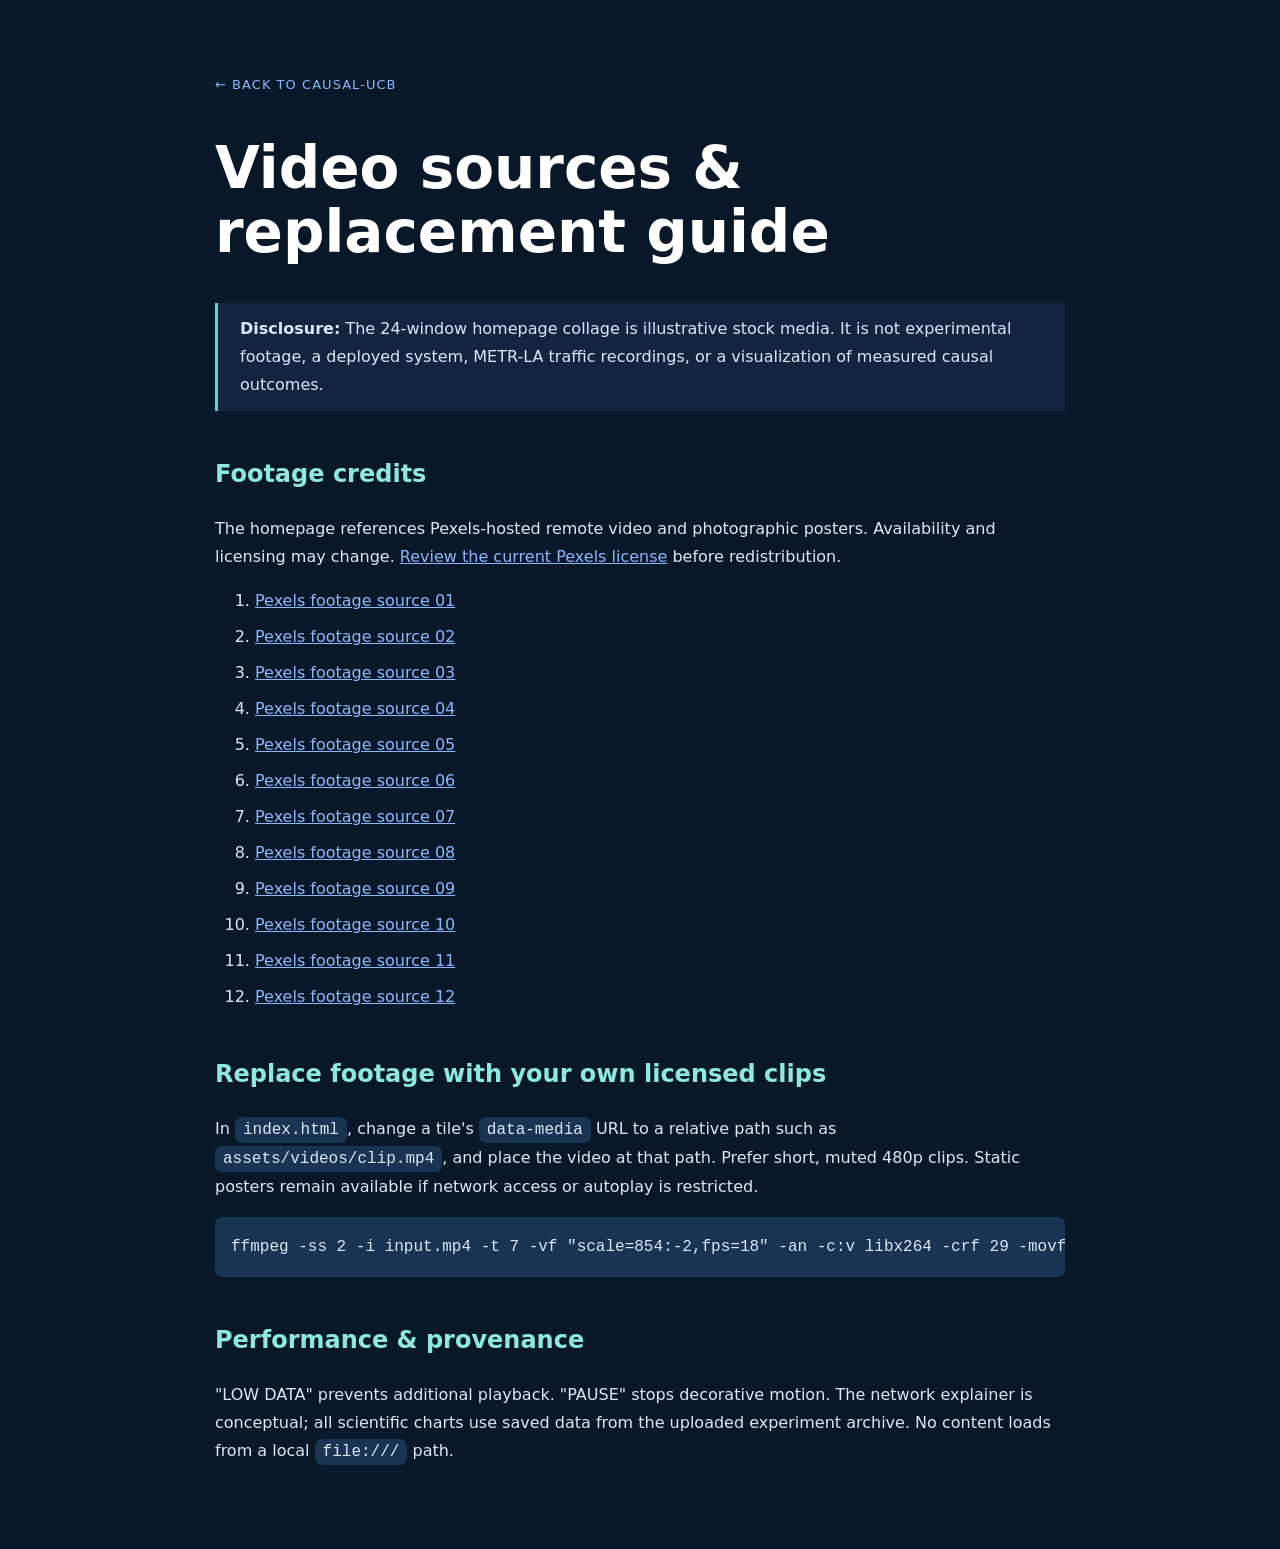
<file: docs/assets/video-sources.html>
<!doctype html><html lang="en"><head><meta charset="utf-8"><meta name="viewport" content="width=device-width,initial-scale=1"><title>Video Sources | CAUSAL-UCB</title><style>body{margin:0;background:#091829;color:#dae8f7;font:16px/1.75 system-ui,sans-serif}main{max-width:850px;margin:auto;padding:70px 25px}h1{font-size:clamp(34px,5vw,58px);line-height:1.1;color:white}h2{margin-top:42px;color:#8ce9dc}a{color:#8cb8ff}li{margin:8px 0}code,pre{background:#183452;border-radius:7px;padding:4px 8px;overflow:auto}pre{padding:16px}.note{border-left:3px solid #64cfda;padding:12px 22px;background:#12243e}.back{text-decoration:none;font-size:13px;letter-spacing:.08em}</style></head><body><main><a class="back" href="../index.html">← BACK TO CAUSAL-UCB</a><h1>Video sources &amp; replacement guide</h1><p class="note"><strong>Disclosure:</strong> The 24-window homepage collage is illustrative stock media. It is not experimental footage, a deployed system, METR-LA traffic recordings, or a visualization of measured causal outcomes.</p><h2>Footage credits</h2><p>The homepage references Pexels-hosted remote video and photographic posters. Availability and licensing may change. <a href="https://www.pexels.com/license/" target="_blank" rel="noopener">Review the current Pexels license</a> before redistribution.</p><ol><li><a href="https://www.pexels.com/video/night-traffic-on-junction-in-city-10433645/" rel="noopener noreferrer" target="_blank">Pexels footage source 01</a></li><li><a href="https://www.pexels.com/video/time-lapse-video-of-traffic-on-a-main-road-at-night-3727447/" rel="noopener noreferrer" target="_blank">Pexels footage source 02</a></li><li><a href="https://www.pexels.com/video/5834623/" rel="noopener noreferrer" target="_blank">Pexels footage source 03</a></li><li><a href="https://www.pexels.com/video/1192116/" rel="noopener noreferrer" target="_blank">Pexels footage source 04</a></li><li><a href="https://www.pexels.com/video/1169852/" rel="noopener noreferrer" target="_blank">Pexels footage source 05</a></li><li><a href="https://www.pexels.com/video/27783817/" rel="noopener noreferrer" target="_blank">Pexels footage source 06</a></li><li><a href="https://www.pexels.com/video/5587732/" rel="noopener noreferrer" target="_blank">Pexels footage source 07</a></li><li><a href="https://www.pexels.com/video/3858833/" rel="noopener noreferrer" target="_blank">Pexels footage source 08</a></li><li><a href="https://www.pexels.com/video/857267/" rel="noopener noreferrer" target="_blank">Pexels footage source 09</a></li><li><a href="https://www.pexels.com/video/10561887/" rel="noopener noreferrer" target="_blank">Pexels footage source 10</a></li><li><a href="https://www.pexels.com/video/7385122/" rel="noopener noreferrer" target="_blank">Pexels footage source 11</a></li><li><a href="https://www.pexels.com/video/5992517/" rel="noopener noreferrer" target="_blank">Pexels footage source 12</a></li></ol><h2>Replace footage with your own licensed clips</h2><p>In <code>index.html</code>, change a tile's <code>data-media</code> URL to a relative path such as <code>assets/videos/clip.mp4</code>, and place the video at that path. Prefer short, muted 480p clips. Static posters remain available if network access or autoplay is restricted.</p><pre>ffmpeg -ss 2 -i input.mp4 -t 7 -vf "scale=854:-2,fps=18" -an -c:v libx264 -crf 29 -movflags +faststart clip.mp4</pre><h2>Performance &amp; provenance</h2><p>"LOW DATA" prevents additional playback. "PAUSE" stops decorative motion. The network explainer is conceptual; all scientific charts use saved data from the uploaded experiment archive. No content loads from a local <code>file:///</code> path.</p></main></body></html>
</file>
<file: docs/style.css>
:root{--ink:#17233d;--muted:#5a6981;--faint:#8f9aaf;--line:#dee4ee;--blue:#284baa;--violet:#6953a9;--paper:#fff;--soft:#f3f6fb;--navy:#15223d;--serif:Georgia,'Times New Roman',serif}
*{box-sizing:border-box}html{scroll-behavior:smooth}body{margin:0;font-family:ui-sans-serif,-apple-system,BlinkMacSystemFont,'Segoe UI',Arial,sans-serif;color:var(--ink);background:var(--paper);line-height:1.65}a{color:inherit;text-decoration:none}a:focus-visible{outline:3px solid #8aa9ff;outline-offset:3px}img{max-width:100%;height:auto}.wrapper{max-width:1180px;margin:0 auto;padding-inline:32px}.banner{display:flex;align-items:center;justify-content:center;gap:12px;padding:7px 20px;background:#152747;color:#dce5f8;font-size:11px;letter-spacing:.06em}.banner .small-label{font-weight:850;color:white}.banner .separator{opacity:.4}.site-nav{height:86px;display:flex;align-items:center;gap:28px;justify-content:space-between;border-bottom:1px solid var(--line)}.logo{display:flex;align-items:center;gap:10px;font-weight:850;letter-spacing:-.035em;font-size:20px;white-space:nowrap}.muted{opacity:.5}.logomark{display:inline-flex;justify-content:center;align-items:center;width:34px;height:34px;background:var(--blue);color:white;border-radius:10px;position:relative;font-family:Georgia;font-size:23px}.innerdot{height:6px;width:6px;position:absolute;right:7px;bottom:9px;background:#9ed8ff;border-radius:50%}.site-nav nav{display:flex;gap:27px;font-size:13px;font-weight:650;color:#56647a}.site-nav nav a:hover,.site-footer a:hover{color:var(--blue)}.link-button{border:1px solid #cbd6ec;border-radius:11px;padding:8px 17px;font-size:13px;font-weight:700}.hero{display:grid;grid-template-columns:minmax(0,1.34fr) minmax(290px,.8fr);gap:64px;padding-top:94px;padding-bottom:99px;align-items:center;background-image:radial-gradient(ellipse at 95% 9%,rgba(128,160,235,.09),transparent 49%)}.eyebrow,.section-label,.figure-index,.graphic-caption{font-weight:800;letter-spacing:.15em;font-size:11px;color:var(--blue)}.eyebrow{display:flex;align-items:center;gap:9px;text-transform:uppercase;letter-spacing:.09em}.eyebrow-circle{width:8px;height:8px;border-radius:50%;background:#759ad9;box-shadow:0 0 0 4px #e5edfe}h1{font-family:var(--serif);font-weight:650;line-height:1.12;letter-spacing:-.043em;font-size:clamp(40px,4.2vw,59px);margin:24px 0 22px}h1 em{color:var(--blue);font-weight:500;font-style:normal}h2{font-family:var(--serif);font-weight:600;letter-spacing:-.037em;font-size:clamp(30px,3.1vw,43px);line-height:1.21;margin:0}h2 span{color:var(--blue)}h3{font-size:17px;letter-spacing:-.02em;line-height:1.4}.hero-lead{font-size:18px;color:#4f6079;max-width:610px;margin:0 0 25px;line-height:1.72}.byline{font-size:14px;color:#4c5871;font-weight:700}.hero-cta{display:flex;gap:10px;flex-wrap:wrap}.btn{display:inline-flex;align-items:center;gap:4px;padding:12px 19px;border:1px solid #cbd5e5;border-radius:9px;font-size:13px;font-weight:800;letter-spacing:.015em;background:white}.btn.primary{background:var(--blue);border-color:var(--blue);color:white}.btn:not(.link-disabled):hover,.link-button:not(.link-disabled):hover{transform:translateY(-2px);box-shadow:0 9px 18px #24395b13}.link-disabled{opacity:.42;cursor:not-allowed!important;pointer-events:none}.link-note{font-size:11px;color:#8590a3;max-width:490px;margin-top:14px}.hero-aside{min-width:0}.flow-graphic{position:relative;background:linear-gradient(145deg,#f8faff,#f1f5fc);padding:30px 32px 25px;border:1px solid #e7edf7;border-radius:22px;box-shadow:0 24px 55px rgba(34,63,128,.09)}.flow-node{background:white;border:1px solid #dce5f0;box-shadow:0 6px 16px #33578c09;text-align:center;border-radius:10px;padding:14px 12px;font-size:13px;font-weight:750}.flow-node.tiny{font-size:11px;letter-spacing:.12em}.node-symbol{font-family:Georgia;font-style:italic;font-size:21px;margin-left:8px;color:var(--blue)}.flow-node small{display:block;color:var(--muted);font-size:11px;margin-top:2px}.flow-node.inter{display:flex;align-items:center;gap:20px;padding:12px 20px;text-align:left}.node-circles{display:block;font-size:22px;letter-spacing:3px;line-height:.83;white-space:nowrap;font-weight:normal;color:#6283c5}.flow-node.strong{background:#e9efff;border-color:#c8d7fc;color:#203d88}.flow-arrow{text-align:center;color:#6483b9;font-size:20px;line-height:1.33}.arrow-loop{font-size:12px;font-weight:700;padding-top:9px}.graphic-caption{display:flex;align-items:center;gap:6px;justify-content:flex-end;margin-top:14px;font-size:10px;color:#8997af}.pill-dot{height:7px;width:7px;background:#8fa6d2;border-radius:50%}.section{padding-top:95px;padding-bottom:104px;scroll-margin-top:25px}.section-label{margin-bottom:23px}.overview-row{display:grid;grid-template-columns:1fr .9fr;gap:90px;align-items:start}.overview-row p,.section-top p{font-size:15px;color:#58677f;line-height:1.83;margin:0 0 13px}.insight-grid{display:grid;grid-template-columns:repeat(3,1fr);margin-top:54px;border-top:1px solid var(--line);border-bottom:1px solid var(--line)}.insight{padding:30px 31px 30px 4px;border-right:1px solid var(--line)}.insight+.insight{padding-left:31px}.insight:last-child{border:0}.insight b{font-family:var(--serif);font-size:21px;color:#8c9fce}.insight h3{margin:10px 0 8px}.insight p,.method-grid p{font-size:13px;color:#607087;line-height:1.7;margin:0}.method-band{background:var(--soft)}.section-top{display:flex;align-items:end;justify-content:space-between;gap:50px;margin-bottom:35px}.section-top h2{max-width:650px}.section-top p{max-width:285px;margin:0}.method-grid{display:grid;grid-template-columns:repeat(4,1fr);gap:12px}.method-grid article{background:white;border:1px solid #e1e7f2;border-radius:13px;padding:27px 21px;min-height:238px}.method-number{display:flex;align-items:center;justify-content:center;background:#eaf0ff;color:var(--blue);height:31px;width:31px;border-radius:8px;font-family:Georgia;font-weight:700}.method-grid h3{margin:24px 0 10px}.notice{margin-top:23px;background:#e8eef9;border-left:3px solid #7390cc;padding:17px 21px;color:#4a5d7d;font-size:12px;line-height:1.7}.notice strong{color:#293f72}.result-grid{display:grid;grid-template-columns:repeat(2,minmax(0,1fr));gap:26px}.result-card{margin:0;border:1px solid #e2e7f0;border-radius:15px;overflow:hidden;box-shadow:0 8px 29px #24354c0b;background:#fff}.result-card.large{grid-column:1/-1}.result-card>a{display:flex;align-items:center;justify-content:center;background:#fafcfe;min-height:180px;max-height:360px;overflow:hidden;padding:17px}.result-card.large>a{max-height:490px}.result-card img{width:100%;height:auto;object-fit:contain;max-height:325px;transition:transform .18s ease}.result-card.large img{max-height:455px}.result-card a:hover img{transform:scale(1.012)}figcaption{display:flex;flex-direction:column;gap:5px;padding:20px 23px 23px}figcaption strong{font-size:15px}figcaption span:last-child{color:#64748c;font-size:12px;line-height:1.7}.figure-index{font-size:10px}.repro-band{background:#152340;color:#fff}.repro-band h2 span{color:#9bb9fa}.repro-band p{color:#c1cee3;font-size:14px}.repro-band .section-label{color:#95b0f1}.repro-grid{display:grid;grid-template-columns:1fr 1.1fr;gap:70px;align-items:center}.clean-list{padding-left:18px;font-size:13px;line-height:2;color:#d2ddf0;margin-top:26px}.clean-list strong{color:#fff}.terminal{background:#0f182b;border:1px solid #43516e;border-radius:13px;overflow:hidden;box-shadow:0 17px 45px #02081540;max-width:100%}.terminal-head{font-size:10px;color:#d8e3ff;background:#293753;border-bottom:1px solid #455572;padding:13px 19px;letter-spacing:.13em;font-weight:700}.terminal-dots{float:right;letter-spacing:4px;color:#8ba3ca}.terminal pre{color:#e4ecff;white-space:pre-wrap;overflow-wrap:anywhere;font-size:12px;line-height:2;padding:14px 19px;margin:0}.cm{color:#92b6a6}.terminal-foot{padding:9px 19px 13px;font-size:11px;color:#8ea0c4}.repro-footer{border-top:1px solid #324562;margin-top:45px;padding-top:20px;font-size:12px!important}.repro-footer code{color:#d8e5ff}.last-section{text-align:center;display:flex;flex-direction:column;align-items:center;gap:18px}.last-section .section-label{margin:0}.last-section>p{color:var(--muted);font-size:14px;max-width:570px;margin:0}.resource-links{display:flex;gap:12px;margin-top:9px;flex-wrap:wrap;justify-content:center}.resource-links a{font-size:13px;font-weight:750;padding:12px 20px;border:1px solid #ccd7e8;border-radius:8px}.last-section .quiet{font-size:11px;color:#8693a5;max-width:650px}.site-footer{background:#f5f7fb;border-top:1px solid #e3e8f1;color:#7c8798}.footer-inner{display:flex;justify-content:space-between;gap:25px;align-items:center;padding-top:28px;padding-bottom:35px;font-size:12px}.footer-inner b{color:var(--ink);font-size:15px;letter-spacing:-.03em}.footer-inner p{margin:4px 0 0}.footer-inner span{margin:0 9px}
@media(max-width:900px){.site-nav nav{display:none}.hero{grid-template-columns:1fr;gap:46px;padding-top:60px}.hero-aside{max-width:500px}.overview-row{gap:24px}.method-grid{grid-template-columns:repeat(2,1fr)}.repro-grid{grid-template-columns:1fr;gap:28px}}
@media(max-width:640px){.wrapper{padding-inline:21px}.site-nav{height:68px}.hero{padding-block:52px 68px}.hero-lead{font-size:16px}.banner{font-size:9px}.section{padding-top:65px;padding-bottom:70px}.overview-row{grid-template-columns:1fr;gap:16px}.insight-grid{grid-template-columns:1fr}.insight,.insight+.insight{border-right:0;border-bottom:1px solid var(--line);padding:22px 2px}.insight:last-child{border-bottom:0}.section-top{display:block}.section-top p{margin-top:18px}.method-grid{grid-template-columns:1fr}.method-grid article{min-height:unset}.result-grid{grid-template-columns:1fr}.result-card.large{grid-column:auto}.footer-inner{display:block}.footer-inner>div+div{margin-top:14px}.hero-cta .btn{padding:11px 15px}.flow-graphic{padding:19px}.flow-node.inter{gap:6px}.node-circles{font-size:17px}.hero h1{font-size:42px}}
@media(prefers-reduced-motion:reduce){html{scroll-behavior:auto}*{transition:none!important}}


/* ============= Animated scientific project page (optional motion) ============= */
.reading-progress{position:fixed;inset:0 0 auto;z-index:120;height:3px;pointer-events:none;background:transparent}
.reading-progress span{display:block;height:100%;width:0;background:linear-gradient(90deg,#3052b2,#7c66d5,#39aab2);box-shadow:0 0 10px #5e82d555;transform-origin:left}
.site-nav{position:sticky;top:0;z-index:80;background:rgba(255,255,255,.92);backdrop-filter:blur(14px);-webkit-backdrop-filter:blur(14px)}
.hero{position:relative;isolation:isolate}
.hero::before{content:"";position:absolute;z-index:-1;pointer-events:none;inset:5% -6% 0 auto;width:65%;background:radial-gradient(ellipse at 55% 40%,rgba(97,133,222,.065),transparent 65%);animation:soft-glow 8s ease-in-out infinite alternate}
.flow-toolbar{display:flex;align-items:center;justify-content:space-between;gap:12px;margin:0 2px 12px;line-height:1.5}
.flow-status{display:inline-flex;align-items:center;gap:10px;font-size:10px;font-weight:800;letter-spacing:.14em;color:#4366aa;white-space:nowrap}
.status-pulse{width:8px;height:8px;border-radius:50%;background:#3c9cb5;box-shadow:0 0 0 4px #d7f1f2;animation:status-heartbeat 2.7s ease-in-out infinite}
.motion-toggle{appearance:none;border:1px solid #cedaf0;border-radius:18px;padding:7px 12px;background:#fff;color:#526583;cursor:pointer;font:700 11px/1.3 ui-sans-serif,system-ui,-apple-system,sans-serif;white-space:nowrap;transition:background .2s,border-color .2s,transform .2s}
.motion-toggle:hover{background:#edf4ff;transform:translateY(-1px)}.motion-toggle:focus-visible{outline:3px solid #9cbdff;outline-offset:2px}
.flow-graphic{isolation:isolate;overflow:hidden;box-shadow:0 24px 70px rgba(52,79,137,.12);transition:box-shadow .3s}
.flow-graphic::before{content:"";position:absolute;z-index:-1;pointer-events:none;width:230px;height:230px;border-radius:50%;background:radial-gradient(circle,rgba(72,120,227,.18),transparent 65%);top:-95px;right:-65px;animation:float-glow 8s ease-in-out infinite alternate}
.flow-graphic::after{content:"";position:absolute;z-index:-1;pointer-events:none;width:180px;height:180px;border-radius:50%;background:radial-gradient(circle,rgba(121,81,203,.12),transparent 70%);bottom:-86px;left:-80px;animation:float-glow 11s ease-in-out infinite alternate-reverse}
.flow-graphic .flow-node{position:relative;isolation:isolate;transition:transform .3s ease,box-shadow .3s ease,border-color .3s ease}
.flow-graphic .flow-node:hover{transform:translateY(-3px);border-color:#9bb9f2;box-shadow:0 12px 27px #33578c20}
.flow-graphic .flow-node.strong{animation:value-glow 3.6s ease-in-out infinite}
.flow-graphic .flow-arrow{position:relative;min-height:31px;height:31px;display:flex;justify-content:center;align-items:center;line-height:1;font-size:16px;font-weight:700;color:#6b86c4;overflow:hidden}
.flow-graphic .flow-arrow:not(.arrow-loop)::before{content:"";position:absolute;top:2px;bottom:2px;width:2px;background:linear-gradient(to bottom,#9bb3e9 0%,#e4ecfb 100%);left:calc(50% + 13px);opacity:.9}
.flow-graphic .flow-arrow:not(.arrow-loop)::after{content:"";position:absolute;top:1px;left:calc(50% + 10px);height:8px;width:8px;border-radius:50%;background:#4669be;box-shadow:0 0 10px 3px rgba(59,110,221,.38);animation:packet-down 1.75s linear infinite}
.flow-graphic .flow-arrow:nth-child(4)::after{animation-delay:-.42s}
.flow-graphic .flow-arrow:nth-child(6)::after{animation-delay:-.85s}
.flow-graphic .flow-arrow:nth-child(8)::after{animation-delay:-1.3s}
.flow-graphic .arrow-loop{min-height:29px;height:29px;animation:loop-tint 2.8s ease-in-out infinite}
.flow-graphic .node-circles{animation:network-drift 4.5s ease-in-out infinite}
.graphic-caption .pill-dot{animation:status-heartbeat 2.7s ease-in-out infinite}
.concept-marquee{position:relative;overflow:hidden;border-block:1px solid #e7ecf5;background:#f8faff;min-height:60px;display:flex;align-items:center}
.concept-marquee::before,.concept-marquee::after{content:"";position:absolute;z-index:2;inset:0 auto 0 0;width:55px;background:linear-gradient(90deg,#f8faff,transparent);pointer-events:none}
.concept-marquee::after{left:auto;right:0;transform:scaleX(-1)}
.concept-track{display:flex;align-items:center;gap:36px;flex:none;width:max-content;white-space:nowrap;animation:marquee-flow 38s linear infinite;font-size:11px;font-weight:800;letter-spacing:.14em;color:#6780af;padding-left:36px}
.concept-track b{font-size:17px;color:#7c96ce;font-weight:normal}
.concept-marquee:hover .concept-track{animation-play-state:paused}
/* Reveals only apply after the JS confirms an IntersectionObserver. */
.js-motion .section-label,.js-motion .section h2,.js-motion .insight,.js-motion .method-grid article,.js-motion .result-card,.js-motion .terminal{opacity:0;transform:translateY(19px);transition:opacity .75s cubic-bezier(.2,.7,.2,1),transform .75s cubic-bezier(.2,.7,.2,1)}
.js-motion .section-label.in-view,.js-motion .section h2.in-view,.js-motion .insight.in-view,.js-motion .method-grid article.in-view,.js-motion .result-card.in-view,.js-motion .terminal.in-view{opacity:1;transform:translateY(0)}
.method-grid article{transition:transform .25s ease,box-shadow .25s ease,border-color .25s ease}
.method-grid article:hover{transform:translateY(-5px)!important;box-shadow:0 15px 35px #30518919;border-color:#afbfdf}
.result-card:hover{box-shadow:0 20px 43px #25364e22;border-color:#bdcce8;transition:box-shadow .25s ease,border-color .25s ease}
.result-card>a{cursor:zoom-in}
.figure-dialog{border:0;border-radius:18px;box-shadow:0 25px 100px #0d193c77;padding:24px 24px 17px;max-width:min(1200px,94vw);max-height:92vh;background:white;color:#263551}
.figure-dialog::backdrop{background:rgba(12,23,45,.74);backdrop-filter:blur(8px)}
.figure-dialog img{display:block;max-height:calc(92vh - 120px);max-width:100%;object-fit:contain;margin:auto}
.figure-dialog p{font-size:13px;line-height:1.5;color:#506480;margin:12px 5px 0}
.dialog-close{position:absolute;top:11px;right:11px;border:0;background:#e9eef6;color:#30415c;cursor:pointer;border-radius:999px;width:34px;height:34px;font-weight:800;font-size:16px}
@keyframes packet-down{0%{transform:translateY(-11px);opacity:0}14%{opacity:1}75%{opacity:1}100%{transform:translateY(31px);opacity:0}}
@keyframes status-heartbeat{0%,100%{box-shadow:0 0 0 3px #e1f4f6;opacity:.8}50%{box-shadow:0 0 0 7px #c2ebed;opacity:1}}
@keyframes float-glow{0%{transform:translate3d(-15px,0,0)}100%{transform:translate3d(35px,18px,0)}}
@keyframes soft-glow{0%{opacity:.45;transform:scale(.94)}100%{opacity:1;transform:scale(1.08)}}
@keyframes value-glow{0%,100%{box-shadow:0 0 0 1px #c8d7fc,0 6px 16px #33578c09}50%{box-shadow:0 0 0 3px #c8d7fc,0 5px 26px #7698e443}}
@keyframes network-drift{0%,100%{filter:brightness(.9);transform:translateX(-2px)}50%{filter:brightness(1.2);transform:translateX(3px)}}
@keyframes loop-tint{0%,100%{color:#607fc2;opacity:.7}50%{color:#335bce;opacity:1}}
@keyframes marquee-flow{to{transform:translateX(-50%)}}
/* Pausing via UI and accessibility preference. */
html.motion-off *,html.motion-off *::before,html.motion-off *::after{animation-play-state:paused!important}
html.motion-off .concept-track{transform:none}
@media(max-width:640px){.flow-toolbar{flex-wrap:wrap}.concept-marquee{min-height:49px}.concept-track{gap:20px;font-size:10px}.flow-graphic .flow-arrow{height:29px;min-height:29px}.site-nav{top:0}}
@media(prefers-reduced-motion:reduce){html{scroll-behavior:auto}*,*::before,*::after{animation:none!important;transition:none!important}.js-motion .section-label,.js-motion .section h2,.js-motion .insight,.js-motion .method-grid article,.js-motion .result-card,.js-motion .terminal{opacity:1!important;transform:none!important}.concept-track{transform:none!important}}


/* 24-window cinematic hero: content fully readable even when a source fails. */
.banner{display:none!important}
.site-nav{position:absolute!important;top:0;left:50%;transform:translateX(-50%);width:min(1180px,100%);color:#f4f6ff!important;background:linear-gradient(180deg,rgba(4,11,22,.69),rgba(4,11,22,0))!important;border:0!important;backdrop-filter:none!important;z-index:101!important}
.site-nav nav{color:#e8edf8!important}.site-nav .muted{opacity:.65}.site-nav .link-button{border-color:rgba(241,246,255,.46)!important;color:white!important}
.site-nav .logomark{background:rgba(112,158,233,.37);border:1px solid rgba(255,255,255,.48)}
.cinematic{position:relative;height:min(910px,100svh);min-height:660px;isolation:isolate;overflow:hidden;background:#090f1c;color:#fff}
.cinema-grid{position:absolute;inset:-3.8% -1.5%;display:grid;grid-template-columns:repeat(6,minmax(0,1fr));grid-template-rows:repeat(4,minmax(0,1fr));gap:5px;transform:rotate(-2.1deg) scale(1.065);filter:saturate(.85) contrast(1.05);pointer-events:none}
.cinema-tile{position:relative;overflow:hidden;min-width:0;min-height:0;background:linear-gradient(140deg,#182b46,#213e51 49%,#101a2c);isolation:isolate}
.cinema-tile:nth-child(5n + 1){background:linear-gradient(135deg,#163d51,#7a432e,#0c2237)}
.cinema-tile.network{background:linear-gradient(135deg,#07172a,#204963,#0a1427)}
.cinema-photo{position:absolute;inset:-7%;display:block;background-image:var(--poster);background-size:cover;background-position:center;transform:scale(1.1);animation:realworld-drift calc(16s + (var(--tile) * .4s)) ease-in-out infinite alternate;filter:saturate(.94)}
.cinema-tile:nth-child(4n) .cinema-photo{animation-direction:alternate-reverse}
.cinema-tile:nth-child(3n) .cinema-photo{background-position:55% 35%}
.cinema-tile video{position:absolute;inset:0;width:100%;height:100%;object-fit:cover;opacity:0;filter:saturate(.97);transition:opacity 1.4s ease;background:transparent}
.cinema-tile.has-motion video{opacity:1}
.cinema-tile .tile-shade{position:absolute;inset:0;background:linear-gradient(to bottom,transparent 35%,rgba(0,0,0,.25));pointer-events:none}
.tile-caption{position:absolute;bottom:9px;left:10px;font:700 8px/1.2 ui-sans-serif,system-ui,sans-serif;text-transform:uppercase;letter-spacing:.16em;color:rgba(255,255,255,.74);text-shadow:0 1px 5px #07111c}
.cinema-grad{position:absolute;inset:0;background:linear-gradient(90deg,rgba(2,10,24,.80) 1%,rgba(3,10,25,.54) 44%,rgba(3,10,25,.69) 100%),linear-gradient(0deg,rgba(2,7,19,.7) 1%,transparent 33%,rgba(3,8,20,.48) 100%);pointer-events:none}
.cinema-content{position:relative;z-index:3;height:100%;width:min(1200px,100%);margin:0 auto;padding:140px 36px 95px;display:flex;flex-direction:column;justify-content:center;align-items:center;text-align:center;pointer-events:none}
.cinema-kicker{display:inline-flex;gap:12px;align-items:center;font:750 11px/1.5 ui-sans-serif,system-ui,sans-serif;letter-spacing:.23em;color:#cedcf4;text-transform:uppercase;margin-bottom:26px}
.cinema-live-dot{height:8px;width:8px;display:inline-block;background:#6af3cc;border-radius:50%;box-shadow:0 0 22px #80efd4;animation:status-heartbeat 2.7s infinite}
.cinema-kicker .dot-sep{opacity:.35}
.cinema-content h1{font-family:ui-sans-serif,-apple-system,BlinkMacSystemFont,'Arial',sans-serif!important;font-size:clamp(76px,12.2vw,182px)!important;font-weight:840;letter-spacing:-.105em!important;line-height:.96;margin:0 0 28px!important;text-shadow:0 4px 32px rgba(1,5,14,.24)}
.cinema-content h1 .cinema-en{color:#82adff;font-weight:400}
.cinema-title{font-size:clamp(17px,2.0vw,27px);font-weight:570;letter-spacing:-.01em;line-height:1.45;color:#f6f9ff;max-width:900px;margin:0 auto 35px;text-shadow:0 2px 18px rgba(0,0,0,.42)}
.cinema-actions{display:flex;flex-wrap:wrap;justify-content:center;gap:10px;pointer-events:auto}
.cinema-btn{padding:12px 22px;border:1px solid rgba(255,255,255,.5);border-radius:100px;color:#f4f8ff;font-size:13px;line-height:1.3;font-weight:680;background:rgba(6,14,31,.32);backdrop-filter:blur(8px);transition:transform .2s,background .2s}
.cinema-btn.main{background:#f6f8ff;color:#10213d;border-color:#f6f8ff}
.cinema-btn:hover{transform:translateY(-3px);background:#7da7ed;color:#0b1b2d}
.cinema-disclaimer{font-size:10px;line-height:1.5;letter-spacing:.045em;max-width:600px;color:#c0cede;margin-top:31px}
.cinema-bottom{position:absolute;bottom:31px;left:max(30px,calc((100vw - 1150px)/2));right:max(30px,calc((100vw - 1150px)/2));display:flex;z-index:4;align-items:center;justify-content:space-between;gap:15px;color:#dce9fa}
.cinema-counter{font:750 10px/1.6 ui-sans-serif,system-ui,sans-serif;letter-spacing:.15em}.cinema-counter b{font-size:20px;letter-spacing:0;margin-right:7px;color:#fff}.foot-dot{opacity:.5;padding:0 7px}
.cinema-controls{display:flex;align-items:center;gap:14px}.cinema-control{background:rgba(255,255,255,.10);border:1px solid rgba(255,255,255,.32);border-radius:30px;padding:8px 11px;cursor:pointer;color:#fff;font:750 10px ui-sans-serif,system-ui,sans-serif;letter-spacing:.08em}.cinema-control:hover,.cinema-control[aria-pressed=true]{background:rgba(255,255,255,.33)}.cinema-scroll{font:750 10px/1.4 ui-sans-serif,system-ui,sans-serif;letter-spacing:.1em;white-space:nowrap}.cinema-scroll span{font-size:21px;margin-left:6px;vertical-align:middle}
.cinema-credits{padding-block:45px 60px;border-top:1px solid #e5ebf4;color:#79869a}.cinema-credits h2{font-size:20px}.cinema-credits p{font-size:12px;line-height:1.8;max-width:880px}.cinema-credits a{text-decoration:underline;color:#3857a3}
.cinematic.off .cinema-photo{animation-play-state:paused}
@keyframes realworld-drift{0%{transform:scale(1.09) translate3d(-2%,-1.6%,0)}100%{transform:scale(1.18) translate3d(2.2%,1.5%,0)}}
@media(max-width:850px){.cinema-grid{grid-template-columns:repeat(4,1fr);grid-template-rows:repeat(6,1fr)}.cinematic{height:100svh;min-height:650px}.cinema-content{padding:130px 23px 115px}.cinema-content h1{font-size:clamp(65px,14vw,125px)!important}.cinema-counter{font-size:9px}.cinema-scroll{display:none}}
@media(max-width:600px){.cinema-grid{grid-template-columns:repeat(3,1fr);grid-template-rows:repeat(8,1fr);gap:3px;inset:-3% -5%;transform:rotate(-2deg) scale(1.12)}.cinema-tile .tile-caption{font-size:6px;left:6px;bottom:5px}.cinematic{min-height:610px;height:100svh}.cinema-content{padding:115px 21px 98px}.cinema-kicker{font-size:8px;letter-spacing:.11em;gap:7px;margin-bottom:25px}.cinema-content h1{font-size:clamp(56px,14.4vw,90px)!important;letter-spacing:-.09em!important;margin-bottom:22px!important}.cinema-title{font-size:15px;line-height:1.55;max-width:370px;margin-bottom:25px}.desktop-only{display:none}.cinema-btn{padding:10px 14px;font-size:11px}.cinema-disclaimer{font-size:9px}.cinema-bottom{left:16px;right:16px;bottom:24px;align-items:end}.cinema-counter{font-size:8px;max-width:155px}.cinema-counter b{font-size:16px}.cinema-controls{gap:8px;flex-wrap:wrap;justify-content:flex-end}.cinema-control{font-size:8px;padding:8px}.site-nav{height:66px!important;padding-inline:18px}.site-nav .logo{font-size:16px}.site-nav .nav-code{font-size:10px;padding:7px 11px}}
@media(prefers-reduced-motion:reduce){.cinema-photo{animation:none!important}}
</file>
<file: docs/cluster.css>
/* CAUSAL-UCB v2 · Fixed-topology cellular cluster animation and interactive explainer.
   Motion is illustrative. No new nodes or links are created during playback. */
.hero-cluster-network{
  position:absolute;inset:0;width:100%;height:100%;z-index:2;pointer-events:none;
  mix-blend-mode:screen;opacity:.98;
}
.hero-network-note{position:absolute;z-index:3;top:115px;right:max(22px,calc((100% - 1175px)/2));
  color:rgba(201,242,250,.76);font-size:9px;letter-spacing:.16em;font-weight:800;
  text-shadow:0 2px 10px #001325;white-space:nowrap;pointer-events:none}
.network-note-icon{color:#72f8e4;margin-right:6px}.hero-note-separator{color:#6582a9;margin:0 7px}
.cinema-grad{background:
  linear-gradient(90deg,rgba(2,10,23,.83) 0%,rgba(4,12,28,.43) 33%,rgba(4,12,28,.49) 67%,rgba(2,10,23,.8) 100%),
  linear-gradient(0deg,rgba(2,7,19,.78) 0%,rgba(3,9,24,.16) 38%,rgba(3,8,22,.63) 100%)!important}
.cinema-content h1{filter:drop-shadow(0 6px 24px rgba(0,8,23,.7))}
.cinema-disclaimer{background:rgba(3,14,30,.35);border-radius:100px;padding:7px 14px}

/* Second-screen demonstration, purposefully separate from paper results. */
.interactive-section{color:#eef6ff;background:
  radial-gradient(ellipse 70% 85% at 95% 21%,rgba(23,87,108,.23),transparent 67%),
  radial-gradient(ellipse 55% 83% at 2% 70%,rgba(34,58,108,.26),transparent 70%),
  #081525;position:relative;overflow:hidden}
.interactive-section::before{content:"";position:absolute;inset:0;opacity:.13;pointer-events:none;
  background-image:linear-gradient(rgba(125,170,200,.16) 1px,transparent 1px),linear-gradient(90deg,rgba(125,170,200,.16) 1px,transparent 1px);background-size:56px 56px;
  -webkit-mask-image:linear-gradient(90deg,transparent,#000 35%,#000 85%,transparent);mask-image:linear-gradient(90deg,transparent,#000 35%,#000 85%,transparent)}
.interactive-wrap{position:relative;padding-top:116px;padding-bottom:119px;display:grid;
  grid-template-columns:minmax(0,.78fr) minmax(0,1.22fr);gap:65px;align-items:center}
.interactive-eyebrow{display:flex;align-items:center;flex-wrap:wrap;gap:10px;color:#95dfd8;font-size:10px;letter-spacing:.14em;font-weight:850}
.teal-spark{height:8px;width:8px;border-radius:50%;background:#7bffdb;box-shadow:0 0 14px #61dbc7}
.demo-tag{font-size:9px;letter-spacing:.07em;border:1px solid #436779;color:#b7dce0;border-radius:6px;padding:3px 7px;font-weight:700}
.interactive-copy h2{margin:28px 0 26px;color:#fff;letter-spacing:-.05em;font-size:clamp(35px,3.5vw,57px);line-height:1.09;font-weight:790}
.interactive-copy h2 span{color:#92b0c8}.interactive-copy>p{margin:0 0 16px;color:#b2c3d6;line-height:1.83;font-size:15px}
.interactive-copy strong{color:#e1efff;font-weight:730}
.demo-insight{display:flex;gap:14px;align-items:flex-start;margin:31px 0 23px;border-top:1px solid #29435b;border-bottom:1px solid #29435b;padding:18px 0;
  font-size:13px;color:#c6d8e8;line-height:1.6}
.demo-insight strong{color:#eafaff}.insight-symbol{display:grid;place-items:center;height:31px;width:31px;min-width:31px;border-radius:9px;background:#123c51;color:#6bf9d9;font-size:19px;font-weight:800}
.interactive-copy .demo-caveat{font-size:11px;line-height:1.7;color:#819bb3;max-width:440px}
.interactive-card{border:1px solid #35526a;border-radius:22px;overflow:hidden;
  background:linear-gradient(155deg,rgba(18,41,64,.92),rgba(8,25,44,.97));
  box-shadow:0 45px 95px rgba(0,0,0,.22),inset 0 1px rgba(225,255,255,.08)}
.demo-topbar{min-height:52px;border-bottom:1px solid #30465b;padding:15px 21px;display:flex;align-items:center;justify-content:space-between;gap:10px;font-size:10px;font-weight:850;letter-spacing:.14em;color:#c7dfef}
.demo-live{display:flex;gap:9px;align-items:center}.demo-live-dot{width:7px;height:7px;background:#75fadd;box-shadow:0 0 14px #65d9d2;border-radius:50%}
.demo-divider{color:#56768b}.demo-status{background:#1d4355;color:#89e6db;border:1px solid #346278;border-radius:6px;padding:5px 9px;font-size:9px;white-space:nowrap}
.demo-canvas-wrap{position:relative;height:363px;overflow:hidden;
  background:radial-gradient(circle at 45% 54%,rgba(34,107,127,.18),transparent 59%),linear-gradient(130deg,#081625,#0e2137)}
#demo-network-canvas{height:100%;width:100%;display:block;cursor:crosshair;touch-action:manipulation}
.demo-overlay-top{position:absolute;top:17px;left:17px;right:17px;display:flex;flex-wrap:wrap;align-items:center;gap:8px 13px;font-size:9px;letter-spacing:.015em;font-weight:550;color:#a5bccd;pointer-events:none}
.tiny-dot{display:inline-block;width:7px;height:7px;border-radius:50%;margin-right:-6px}.tiny-dot.blue{background:#7da7fc}.tiny-dot.teal{background:#67e6d6}.tiny-dot.amber{background:#ffcc86}
.demo-mini-caption{position:absolute;bottom:14px;left:17px;right:17px;background:rgba(10,27,45,.7);border:1px solid rgba(106,145,174,.19);border-radius:8px;padding:7px 11px;width:max-content;max-width:calc(100% - 34px);font-size:10px;color:#c9e7eb;pointer-events:none}
.demo-control-area{padding:22px 25px 25px;border-top:1px solid rgba(111,159,177,.18)}
.demo-range-title{display:flex;align-items:center;justify-content:space-between;gap:12px;margin-bottom:11px}
.demo-range-title label{font-size:13px;font-weight:800;color:#eaf5ff}.math-rho{font:italic 19px Georgia,serif;color:#8beede;padding-left:4px}
.demo-range-title output{font-family:ui-monospace,'SFMono-Regular',Consolas,monospace;font-size:20px;font-weight:850;letter-spacing:-.045em;color:#75efdf}
#rho-slider{display:block;width:100%;height:21px;margin:0;cursor:pointer;accent-color:#6ee4d4;background:transparent}
#rho-slider:focus-visible{outline:2px solid #8dfae8;outline-offset:3px;border-radius:8px}
.demo-range-ends{display:flex;justify-content:space-between;gap:15px;font-size:10px;color:#8ea8bb}
.demo-control-note{font-size:10px;line-height:1.65;color:#94aec1;margin:11px 0 20px}
.demo-buttons{display:flex;align-items:center;gap:8px;flex-wrap:wrap}
.demo-button{appearance:none;display:inline-flex;justify-content:center;align-items:center;gap:7px;border:1px solid #476780;background:rgba(255,255,255,.055);color:#dcecf9;border-radius:10px;font-size:11px;font-weight:800;padding:11px 14px;cursor:pointer;transition:transform .2s,border-color .2s,background .2s}
.demo-button.primary{background:#75e6cf;border-color:#75e6cf;color:#082a3b}.demo-button:hover{transform:translateY(-2px);border-color:#98eada}
.demo-button:focus-visible{outline:2px solid #cfffee;outline-offset:4px}
.config-pill{margin-left:auto;font-size:10px;color:#93afc2;white-space:nowrap}.config-pill b{display:inline-grid;place-items:center;width:27px;height:27px;margin-left:5px;border:1px solid #476980;border-radius:8px;color:#ffcd8b;font-size:12px}
@media(max-width:1000px){.interactive-wrap{grid-template-columns:1fr;gap:30px;padding-top:76px;padding-bottom:80px}.interactive-copy{max-width:750px}.interactive-copy h2{font-size:clamp(37px,7vw,60px)}.interactive-copy .demo-caveat{max-width:none}.interactive-card{max-width:850px;width:100%;margin:0 auto}}
@media(max-width:680px){.interactive-wrap{padding-top:64px;padding-bottom:65px}.interactive-copy>p{font-size:14px}.interactive-copy h2{font-size:38px}.demo-canvas-wrap{height:300px}.demo-control-area{padding:18px}.demo-buttons{gap:8px}.demo-button{font-size:10px;padding:11px}.config-pill{width:100%;margin-left:0}.hero-network-note{top:82px;right:16px;font-size:7px;letter-spacing:.09em}.hero-cluster-network{opacity:.85}}
@media(prefers-reduced-motion:reduce){.hero-cluster-network{opacity:.7}.demo-button{transition:none}}
</file>
<file: docs/network-visual.css>
/* CAUSAL-UCB website revision · 2026-11-02 */
:root {--network-navy:#14233c;--network-blue:#6f94df;--network-cyan:#64cfda;}
.site-nav .logo{gap:11px;letter-spacing:-.025em;font-weight:830}
.site-nav .brand-mark{width:37px;height:37px;border-radius:11px;display:block;box-shadow:0 3px 16px #0a1e4450;flex:0 0 auto}
.site-nav .brand-wordmark{font-size:19px;letter-spacing:-.05em}
.site-nav .logo .logomark{display:none}
.cinema-content .cinema-wordmark{
 display:flex!important;justify-content:center;align-items:center;gap:clamp(13px,2.2vw,30px);width:100%;
 margin:0 0 28px!important;line-height:.96!important;font-size:clamp(60px,10.2vw,154px)!important;
 letter-spacing:-.075em!important;white-space:nowrap;overflow:visible;font-weight:850;
}
.cinema-wordmark .brand-part{display:block;letter-spacing:-.078em;white-space:nowrap}
.cinema-wordmark .brand-join{display:block;flex:0 0 clamp(25px,3.3vw,52px);height:clamp(6px,.75vw,10px);border-radius:15px;background:linear-gradient(90deg,#7badfb,#94aaf5);box-shadow:0 0 30px #639bf455;transform:translateY(.02em)}
.cinema-content .cinema-kicker{font-weight:850;letter-spacing:.25em;color:#d6e4f8}
.cinema-title{max-width:1060px}
.cinema-content{padding-top:135px;padding-bottom:107px}
.cinema-actions{gap:11px}
/* Every poster visibly moves, even if blocked third-party video streams never load. */
.cinema-photo{inset:-13%!important;animation:scene-pan-x calc(10.5s + (var(--tile) * .41s)) cubic-bezier(.38,.08,.62,.93) infinite alternate!important;will-change:transform,filter;transform-origin:center}
.cinema-tile:nth-child(3n + 2) .cinema-photo{animation-name:scene-pan-y!important;animation-duration:calc(9s + (var(--tile) * .27s))!important}
.cinema-tile:nth-child(4n + 3) .cinema-photo{animation-direction:alternate-reverse!important}
.cinema-tile .tile-shade{background:linear-gradient(150deg,rgba(90,145,214,.10),transparent 53%,rgba(0,0,0,.19))}
.cinema-tile.has-motion video{opacity:1}
.cinematic.off .cinema-photo,.motion-off .cinema-photo{animation-play-state:paused!important}
@keyframes scene-pan-x{0%{transform:scale(1.10) translate3d(-5.4%,-2.7%,0);filter:saturate(.9) brightness(.88)}100%{transform:scale(1.27) translate3d(5.2%,2.4%,0);filter:saturate(1.1) brightness(1.06)}}
@keyframes scene-pan-y{0%{transform:scale(1.16) translate3d(2%,-7%,0);filter:saturate(.9) brightness(.9)}100%{transform:scale(1.25) translate3d(-2%,7%,0);filter:saturate(1.05) brightness(1.03)}}
.hero-network-note{opacity:.76}
.cinema-counter{letter-spacing:.14em}
/* Redesigned causal pipeline: animated connectors are CSS rails, not text arrows. */
.hero-aside{min-width:0;max-width:none}
.flow-toolbar{margin-bottom:15px}
.flow-graphic{padding:28px!important;border:1px solid #dbe7fb!important;background:radial-gradient(circle at 93% 13%,#e6eeff 0%,transparent 44%),linear-gradient(165deg,#f9fbff,#f1f5fc)!important;border-radius:26px!important}
.flow-graphic::before,.flow-graphic::after{opacity:.38}
.pipeline-step{position:relative;display:flex;align-items:center;gap:14px;background:rgba(255,255,255,.92);border:1px solid #dae4f4;padding:15px 17px;border-radius:14px;box-shadow:0 7px 22px #263c6920;min-height:78px}
.pipeline-step.pipeline-active{background:linear-gradient(115deg,#eef4ff,#e7f1ff);border-color:#abc5f8;box-shadow:0 10px 35px #6788cc26}
.pipeline-index{font-size:14px;font-weight:850;color:#6b88be;width:30px;align-self:stretch;display:flex;align-items:center;justify-content:center;border-right:1px solid #dfe6f3;padding-right:13px;flex:none}
.pipeline-copy{display:flex;flex-direction:column;line-height:1.38;gap:3px}
.pipeline-label{font-size:9px;font-weight:850;letter-spacing:.17em;color:#5575ae}
.pipeline-copy strong{font-size:14px;color:#142442;letter-spacing:-.02em}
.pipeline-copy small{font-size:11px;color:#667795;font-weight:520}
.pipeline-connector{height:24px;width:2px;background:#c2d3f3;position:relative;margin:0 auto;overflow:visible}
.pipeline-connector span{position:absolute;left:-3px;top:-1px;background:#4b85e7;border:1px solid #daebff;box-shadow:0 0 9px #539dfb7c;width:8px;height:8px;border-radius:50%;animation:pulse-down 2s linear infinite}
.pipeline-connector:nth-of-type(4) span{animation-delay:-.4s}.pipeline-connector:nth-of-type(6) span{animation-delay:-.9s}
.pipeline-feedback{text-align:center;margin-top:20px;border-radius:9px;background:#eaf0fd;border:1px solid #cddcf9;color:#567ac3;padding:10px 8px;font-size:10px;font-weight:850;letter-spacing:.13em}
@keyframes pulse-down{from{transform:translateY(0);opacity:.18}18%{opacity:1}to{transform:translateY(21px);opacity:0}}
.motion-off .pipeline-connector span{animation-play-state:paused}
.interactive-section{scroll-margin-top:8px}
.interactive-wrap{padding-top:85px;padding-bottom:95px}
/* Animated plotted evidence sourced from frozen CSV, not a simulated trend. */
.trajectory-visual{background:linear-gradient(150deg,#091b32,#122c49 77%,#17354b);color:#edf5ff;border:1px solid #244465;border-radius:23px;margin:12px 0 39px;box-shadow:0 18px 65px rgba(10,31,60,.15);overflow:hidden;padding:31px 35px 25px}
.trajectory-toolbar{display:flex;align-items:flex-start;justify-content:space-between;gap:20px}
.trajectory-overline{color:#7ee6d5;font-size:10px;font-weight:830;letter-spacing:.16em}
.trajectory-toolbar h3{font-size:clamp(21px,2vw,31px);letter-spacing:-.04em;margin:7px 0 3px;line-height:1.3;color:#fff}
.trajectory-toolbar h3 em{color:#a6bfe0;font-style:normal;font-weight:500}
.trajectory-toolbar p{margin:5px 0;color:#a3bed7;font-size:12px}
.trajectory-controls{display:flex;gap:8px;padding-top:5px}
.trajectory-controls button{background:transparent;border:1px solid #4d6685;color:#e8f4ff;border-radius:22px;font:750 11px ui-sans-serif,system-ui;padding:9px 13px;cursor:pointer;white-space:nowrap}
.trajectory-controls button:hover{background:#244563}
.trajectory-legend{display:flex;gap:12px 20px;flex-wrap:wrap;margin:24px 0 12px}
.trajectory-legend span{font-size:11px;color:#d0dfef;display:flex;align-items:center;gap:7px}
.trajectory-legend i{display:inline-block;width:22px;height:3px;border-radius:3px}
.trajectory-frame{width:100%;background:linear-gradient(180deg,rgba(66,130,178,.09),transparent 60%);border-top:1px solid #2c4b66;border-bottom:1px solid #2c4b66;overflow:hidden}
#trajectory-svg{width:100%;height:auto;display:block;max-height:405px}
#trajectory-svg .axis-title{fill:#b1c8de;font-size:14px;font-family:ui-sans-serif,system-ui,sans-serif}
#trajectory-svg .tick{fill:#95b0c9;font-size:12px;font-family:ui-sans-serif,system-ui,sans-serif}
#trajectory-svg .gridline{stroke:#416281;stroke-width:1;opacity:.42}
#trajectory-svg .plotpath{fill:none;stroke-width:3;stroke-linecap:round;stroke-linejoin:round;vector-effect:non-scaling-stroke}
#trajectory-svg .dot{stroke:#0c2037;stroke-width:2}
.trajectory-bottom{display:flex;align-items:center;gap:17px;padding-top:18px;flex-wrap:wrap}
.trajectory-bottom label{font-size:11px;font-weight:750;color:#e9f4ff;white-space:nowrap}
#trajectory-round{font-variant-numeric:tabular-nums;color:#8be7df}
#trajectory-scrub{flex:1;min-width:120px;accent-color:#77dede}
.trajectory-source{font-size:10px;color:#87a5c2}
@media(max-width:1100px){.cinema-content .cinema-wordmark{font-size:clamp(48px,10vw,105px)!important;gap:clamp(8px,1.5vw,18px)}.cinema-wordmark .brand-join{flex-basis:clamp(17px,2.7vw,36px)}}
@media(max-width:680px){.site-nav .brand-wordmark{font-size:15px}.site-nav .brand-mark{width:32px;height:32px}.cinema-content .cinema-wordmark{font-size:clamp(38px,10.1vw,67px)!important;gap:8px!important;letter-spacing:-.07em!important}.cinema-wordmark .brand-join{flex:0 0 16px;height:5px}.cinema-content{padding-inline:16px}.cinema-title{font-size:15px}.cinema-actions{gap:6px}.cinema-btn{padding:10px 10px;font-size:10px}.cinema-kicker{font-size:8px!important;letter-spacing:.16em!important}.trajectory-visual{padding:21px 13px}.trajectory-toolbar{flex-direction:column;gap:12px}.trajectory-legend{margin:13px 0}.trajectory-legend span{font-size:9px}.trajectory-bottom{gap:9px}.trajectory-source{width:100%}.pipeline-step{padding:12px}.pipeline-copy strong{font-size:12px}.flow-graphic{padding:16px!important}}
@media(prefers-reduced-motion:reduce){.cinema-photo{animation:none!important}.pipeline-connector span{animation:none!important}}
/* Keep the glowing hero decoration inside the viewport on tablets/phones. */
@media(max-width:1100px){.hero::before{right:0;max-width:100%}}
</file>
<file: docs/method-detail.css>
/* CAUSAL-UCB methods | scientifically traceable interaction layer */
:root { --deep:#071627; --aqua:#62ded0; --indigo:#496bba; }
.cinema-actions{flex-wrap:wrap;justify-content:center}
/* A soft overlapping field replaces the previous hard-cut 24-window boundary. */
.cinematic{position:relative;isolation:isolate;margin-bottom:0!important}
.cinematic::after{content:"";pointer-events:none;position:absolute;inset:auto 0 -1px;height:clamp(130px,21vh,240px);z-index:4;background:linear-gradient(180deg,transparent 0%,rgba(5,19,35,.48) 38%,#071829 98%)}
.cinema-bottom{z-index:8!important}
.cinema-handoff{height:clamp(105px,16vw,210px);position:relative;z-index:2;background:linear-gradient(180deg,#071829 0%,#07192b 56%,#07192b 100%);overflow:hidden;pointer-events:none;margin-top:-1px}
.cinema-handoff::before{content:"";position:absolute;inset:-110px 0 -70px;background:radial-gradient(ellipse at 24% 22%,rgba(38,164,204,.25),transparent 42%),radial-gradient(ellipse at 69% 68%,rgba(67,126,197,.17),transparent 35%);filter:blur(33px);animation:handoff-breathe 9s ease-in-out infinite alternate}
.cinema-handoff::after{content:"";position:absolute;inset:0;background:linear-gradient(180deg,transparent,rgba(7,25,43,.3))}
.handoff-beam{position:absolute;display:block;left:-8%;width:116%;top:40%;height:1px;transform:rotate(-4deg);background:linear-gradient(90deg,transparent,#4fcfcd42,#547caf48,transparent);box-shadow:0 0 30px #54b4e32b}
.handoff-beam.second{top:68%;transform:rotate(3deg);opacity:.57}
.handoff-node{position:absolute;z-index:2;width:7px;height:7px;border-radius:50%;background:#71efdc;box-shadow:0 0 21px 5px #42dfd966;animation:handoff-breathe 3s alternate infinite ease-in-out}
.handoff-node.n1{left:17%;top:32%}.handoff-node.n2{left:47%;top:76%;animation-delay:-1s}.handoff-node.n3{left:71%;top:29%;animation-delay:-2s}.handoff-node.n4{left:88%;top:73%;animation-delay:-1.5s}
@keyframes handoff-breathe{to{opacity:.4;transform:scale(1.16)}}
#live-network{margin-top:0!important;background:linear-gradient(180deg,#07192b 0%,#071627 18%,#081a2b 100%)!important}
.interactive-wrap{padding-top:30px!important}
.cinema-scroll{white-space:nowrap}
/* Interactive five-step loop with a contextual reading panel. */
.flow-interactive{display:grid;grid-template-columns:minmax(210px,1fr) minmax(225px,.91fr);align-items:start;gap:21px;padding:24px!important;overflow:hidden}
.flow-steps{min-width:0;position:relative}
.flow-interactive .pipeline-step{width:100%;text-align:left;cursor:pointer;color:inherit;font-family:inherit;transition:background .22s,border-color .22s,transform .22s;gap:10px;padding:12px 13px;min-height:70px}
.flow-interactive .pipeline-step:hover,.flow-interactive .pipeline-step[aria-pressed="true"]{background:#e9f1ff;border-color:#85acf2;transform:translateX(2px);box-shadow:0 8px 25px #6d92cd30}
.flow-interactive .pipeline-step:focus-visible{outline:3px solid #6ba9ff;outline-offset:2px}
.flow-interactive .pipeline-copy strong{font-size:13px}
.flow-interactive .pipeline-copy small{font-size:10px}
.flow-chevron{margin-left:auto;font-size:12px;color:#7194cc}
.flow-interactive .pipeline-connector{height:17px}
.flow-interactive .pipeline-connector span{animation-duration:1.6s}
.flow-detail{position:sticky;top:24px;align-self:start;background:linear-gradient(160deg,#0d2948,#163457);color:#eef7ff;border:1px solid #305879;border-radius:18px;padding:19px 18px;box-shadow:0 15px 40px #12263e20;min-width:0}
.flow-detail .detail-eyebrow{color:#8be5df;letter-spacing:.14em;font-size:9px;font-weight:800}
.flow-detail h3{font-size:18px;line-height:1.26;margin:12px 0 16px;letter-spacing:-.03em;color:white}
.detail-item{padding:9px 0;border-top:1px solid #2a4b68}
.detail-item b{display:block;font-size:9px;text-transform:uppercase;letter-spacing:.09em;color:#8cdbdd;margin-bottom:4px}
.detail-item p{margin:0!important;color:#c3d7e9;font-size:11px;line-height:1.55}
.detail-cite{display:block;border-top:1px solid #2a4b68;color:#92abc5;font-size:10px;margin-top:9px;padding-top:12px}
.feedback-return{position:relative;height:57px;color:#648cc6;margin:8px 0 0}
.feedback-return svg{position:absolute;inset:0;width:100%;height:100%}
.feedback-return path{animation:feedback-flow 2s linear infinite}
.feedback-return span{position:absolute;top:32px;left:50%;transform:translateX(-50%);white-space:nowrap;letter-spacing:.06em;font-size:9px;background:#edf3fe;padding:3px 5px;font-weight:780}
@keyframes feedback-flow{to{stroke-dashoffset:-30}}
.motion-off .feedback-return path{animation-play-state:paused}
/* Expandable four-stage technical method, hidden before interaction. */
.method-grid article.method-card{cursor:pointer;position:relative;min-height:250px;transition:transform .2s,border-color .2s,box-shadow .2s}
.method-card:focus-visible{outline:3px solid #6796e8;outline-offset:2px}
.method-card[aria-expanded="true"]{border-color:#799ded;background:#f8fbff;box-shadow:0 12px 24px #223c6b20}
.method-show{font-size:11px;color:#426bbb;font-weight:750;position:absolute;bottom:16px;left:21px}
.method-card p{padding-bottom:19px}
.method-expansion[hidden]{display:none!important}
.method-expansion{display:block;margin-top:19px;padding:31px 34px;border-radius:18px;background:#fff;border:1px solid #bed0ef;box-shadow:0 13px 35px #193b7120;animation:expand-enter .26s ease-out both}
@keyframes expand-enter{from{opacity:0;transform:translateY(-7px)}to{opacity:1;transform:translateY(0)}}
.method-expansion-head{display:flex;justify-content:space-between;gap:15px;align-items:center;color:#4268ae;font-size:10px;letter-spacing:.14em;font-weight:820}
#method-close{border:1px solid #cdd8ea;background:#f5f8fe;border-radius:20px;padding:7px 13px;font:inherit;color:#3b5b8d;cursor:pointer;letter-spacing:0}
.method-expansion h3{font:600 clamp(22px,2.5vw,31px)/1.26 Georgia,serif;color:#182943;margin:14px 0}
.method-expansion>p{color:#53657e;font-size:14px;line-height:1.8;max-width:880px}
.method-detail-grid{display:grid;grid-template-columns:repeat(2,minmax(0,1fr));gap:15px}
.method-detail-grid>div{border:1px solid #e0e8f4;border-radius:12px;padding:17px 20px;background:#f8faff}
.method-detail-grid b{display:block;color:#456bb1;font-size:11px;letter-spacing:.03em}
.method-detail-grid p{font-size:12px;color:#4e607b;line-height:1.77;margin:8px 0 0}
.method-ref{font-size:11px;color:#587cb3;margin-top:20px;font-weight:700}
/* Six dataset-driven charts; paper figure assets are separate below. */
.evidence-suite{background:linear-gradient(155deg,#061b30,#0d2c47);border-radius:23px;border:1px solid #24425b;box-shadow:0 20px 55px #071a322c;padding:32px;color:#e9f1fb;margin:20px 0 45px}
.evidence-suite-toolbar{display:flex;gap:23px;align-items:start;justify-content:space-between}
.evidence-kicker{font-size:10px;letter-spacing:.17em;color:#71dcca;font-weight:840}
.evidence-suite-toolbar h3{font-size:clamp(23px,3vw,34px);color:white;margin:9px 0 6px;letter-spacing:-.04em}
.evidence-suite-toolbar p{font-size:12px;color:#a4bad0;line-height:1.8;max-width:600px;margin:0}
.evidence-suite-actions{display:flex;gap:8px;flex:none}
.evidence-suite-actions button{border-radius:20px;border:1px solid #537087;background:#143654;padding:9px 15px;color:#e1f4ff;cursor:pointer;font-size:12px;font-weight:700}
.evidence-suite-actions button:hover{background:#225071}
.evidence-master{border-bottom:1px solid #244a69;padding:24px 0 21px;display:flex;align-items:center;gap:15px}
.evidence-master label{font-size:11px;white-space:nowrap;font-weight:800}
.evidence-master output{color:#8ae5d8;font-variant-numeric:tabular-nums}
.evidence-master input{width:100%;accent-color:#7cded1;flex:1}
.evidence-note,.evidence-source{font-size:10px!important;color:#9eafc5!important}
.evidence-panels{display:grid;grid-template-columns:repeat(2,minmax(0,1fr));gap:16px;margin-top:21px}
.evidence-panel{border:1px solid #33516c;border-radius:15px;background:linear-gradient(170deg,#102c49,#0a243c);padding:20px 17px 12px;min-width:0;position:relative}
.evidence-panel h4{font-size:15px;color:#fff;margin:0 0 6px;letter-spacing:-.02em}
.evidence-panel .evidence-subtitle{color:#a9bfd3;font-size:10px;margin:0;min-height:27px;line-height:1.5}
.evidence-panel svg{width:100%;height:auto;max-height:280px;display:block;margin-top:7px}
.evidence-panel .axis,.evidence-panel .gridline{stroke:#355571;stroke-width:1;opacity:.6}
.evidence-panel .plot-path{fill:none;stroke-width:2.5;stroke-linecap:round;stroke-linejoin:round}
.evidence-panel .bar{opacity:.94}
.evidence-panel svg text{fill:#98b5cc;font:10px system-ui,sans-serif}
.evidence-legend{display:flex;flex-wrap:wrap;gap:5px 10px;padding:9px 0 0;min-height:39px}
.evidence-legend button{font:10px system-ui;display:flex;gap:5px;align-items:center;cursor:pointer;color:#c8d9e9;background:none;border:0;padding:2px;white-space:nowrap}
.evidence-legend button.muted{opacity:.37;text-decoration:line-through}
.evidence-legend i{height:3px;width:15px;display:inline-block;border-radius:2px}
.evidence-panel .panel-foot{border-top:1px solid #294966;padding:10px 0 0;color:#8eacc1;font-size:10px;display:flex;justify-content:space-between}
.evidence-panel .panel-foot b{color:#82e9d7;font-variant-numeric:tabular-nums}
.evidence-source{margin-top:20px!important;line-height:1.8}
.evidence-source a{color:#8beadf;text-decoration:underline;text-underline-offset:2px}
.paper-figure-card>a{padding:20px;background:#fff;max-height:385px!important;min-height:0!important}
.paper-figure-card img{max-height:340px!important;object-fit:contain}
.paper-figure-card figcaption strong{font-size:16px}
.figure-paper-link{color:#315db5;text-decoration:underline;text-underline-offset:3px;margin-top:7px;font-size:11px;font-weight:700}
.appendix-evidence{margin-top:65px;border-top:1px solid #dfe5ef;padding-top:37px}
.appendix-evidence h3{font:600 clamp(24px,3vw,34px)/1.3 Georgia,serif;color:#12243e;margin:0}
.appendix-evidence>p{font-size:13px;color:#5f7086;line-height:1.7;margin:11px 0 24px}
.appendix-card-row{display:grid;grid-template-columns:repeat(3,minmax(0,1fr));gap:15px}
.appendix-card-row figure{border:1px solid #e0e6f0;border-radius:13px;overflow:hidden;margin:0;background:#fff}
.appendix-card-row figure>a{display:flex;height:183px;align-items:center;justify-content:center;padding:11px;background:#fafcff}
.appendix-card-row img{height:100%;width:100%;object-fit:contain}
.appendix-card-row figcaption{padding:16px}
.appendix-card-row figcaption strong{font-size:13px}
.appendix-card-row figcaption span{color:#62718a;font-size:11px;line-height:1.6}
@media(max-width:1180px){.flow-interactive{grid-template-columns:1fr}.flow-detail{position:static}.flow-toolbar{margin-top:12px}.hero{gap:28px}}
@media(max-width:890px){.evidence-panels{grid-template-columns:1fr}.method-detail-grid{grid-template-columns:1fr}.appendix-card-row{grid-template-columns:1fr 1fr}.evidence-master{flex-wrap:wrap}.evidence-note{width:100%}}
@media(max-width:680px){.cinema-handoff{height:90px}.cinema-actions{gap:6px}.cinema-btn{font-size:10px}.flow-interactive{padding:16px!important;grid-template-columns:1fr}.evidence-suite{padding:17px 12px}.evidence-suite-toolbar{flex-direction:column}.evidence-master{gap:10px}.evidence-panels{grid-template-columns:1fr;gap:13px}.method-expansion{padding:21px 16px}.appendix-card-row{grid-template-columns:1fr}.interactive-wrap{padding-top:10px!important}}
@media(prefers-reduced-motion:reduce){.cinema-handoff::before,.handoff-node,.feedback-return path{animation:none!important}}
</file>
<file: docs/science-layout.css>
/* V5 · scientific clarity / progressive disclosure / smooth chapter transitions */
*,*::before,*::after{box-sizing:border-box}
/* Cover cut: soften the base at the montage/network seam and preserve visible particles. */
.cinematic::after{height:clamp(220px,33vh,350px)!important;background:linear-gradient(180deg,transparent 0%,rgba(5,18,31,.13) 23%,rgba(6,21,36,.82) 71%,#07192b 100%)!important}
.cinema-handoff{height:clamp(130px,16vw,205px)!important;margin-top:-3px!important;background:linear-gradient(180deg,#07192b 0%,#07192b 38%,#081a2b 100%)!important;box-shadow:inset 0 -75px 90px -70px #132c41}
.cinema-handoff::before{opacity:.50!important;filter:blur(60px)!important}
.cinema-handoff::after{background:linear-gradient(180deg,rgba(7,25,43,0),rgba(7,25,43,.05) 40%,#081a2b 100%)!important}
#live-network{background:linear-gradient(180deg,#081a2b 0%,#091b2b 36%,#102e45 82%,#15364e 100%)!important;padding-bottom:54px}
#network-heading{background:linear-gradient(112deg,#82eada 0%,#c3e7f0 45%,#f5fbff 100%);-webkit-background-clip:text;background-clip:text;-webkit-text-fill-color:transparent;color:#dcf7f6}
#network-heading span{color:inherit!important;-webkit-text-fill-color:inherit}
.network-paper-transition{height:clamp(140px,16vw,215px);background:linear-gradient(180deg,#15364e 0%,#2e4e66 20%,#8099b2 56%,#dce5f2 85%,#f8fbff 100%);position:relative;margin-top:-1px}
.network-paper-transition::before{content:"";position:absolute;inset:0;background:radial-gradient(ellipse at 75% 8%,#6ca6bd25,transparent 60%)}
#research-intro{padding-top:60px!important;background:transparent}
#research-intro .hero-headline{min-width:0}
#research-intro .hero-aside{min-width:0}
/* All decision detail is hidden until a stage is selected. No horizontal clipping. */
.flow-interactive{display:block!important;overflow:visible!important;padding:18px!important;min-width:0}
.flow-interactive .flow-steps{display:grid;grid-template-columns:repeat(5,minmax(0,1fr));gap:11px;align-items:stretch;min-width:0}
.flow-interactive .pipeline-connector{display:none}
.flow-interactive .pipeline-step{display:flex;flex-direction:column;align-items:flex-start;justify-content:flex-start;min-width:0;width:100%;min-height:154px;padding:18px 12px;gap:8px;border-radius:16px;transform:none!important;box-shadow:0 5px 18px #23437710}
.flow-interactive .pipeline-copy{min-width:0;width:100%}
.flow-interactive .pipeline-copy strong{display:block;font-size:13px;line-height:1.4;overflow-wrap:anywhere}
.flow-interactive .pipeline-copy small{font-size:10px;line-height:1.4;display:block;overflow-wrap:anywhere;margin-top:6px}
.flow-interactive .pipeline-step:hover,.flow-interactive .pipeline-step[aria-pressed="true"]{transform:translateY(-3px)!important}
.flow-chevron{display:none}
.flow-interactive .pipeline-index{font-size:19px}
.flow-interactive .feedback-return{grid-column:1/-1;margin:0;height:43px}
.flow-interactive .feedback-return svg{height:45px;opacity:.4}
.flow-interactive .feedback-return span{top:20px;background:#f1f6fe}
.flow-detail[hidden]{display:none!important}
.flow-detail{position:relative!important;top:auto!important;display:block!important;margin:18px 0 0!important;padding:30px!important;border-radius:18px;max-width:none;width:100%;animation:detail-open .24s ease-out both;overflow:visible;box-shadow:0 18px 45px #16385b28}
.flow-detail .detail-eyebrow{font-size:11px}
.flow-detail h3{font-size:clamp(21px,2vw,29px);max-width:780px;padding-right:85px;line-height:1.28}
.flow-detail .detail-item{display:grid;grid-template-columns:minmax(115px,.23fr) minmax(0,1fr);gap:20px;padding:16px 0}
.flow-detail .detail-item b{font-size:11px;padding-top:4px}
.flow-detail .detail-item p{font-size:14px!important;line-height:1.72;overflow-wrap:break-word}
.flow-detail .detail-cite{font-size:12px}
.flow-detail-close{position:absolute;right:22px;top:22px;padding:7px 14px;color:#e6faff;background:#1f4b69;border:1px solid #4e7892;border-radius:40px;cursor:pointer}
@keyframes detail-open{from{opacity:0;transform:translateY(-9px)}to{opacity:1;transform:translateY(0)}}
/* One figure at a time, each point brings its table entry with it. */
.science-replay{margin:24px 0 54px;border-radius:26px;overflow:hidden;color:#e6f1fa;background:radial-gradient(ellipse at 0 0,#1e4c61 0%,transparent 45%),linear-gradient(145deg,#071827 0%,#0c2941 100%);border:1px solid #28526a;box-shadow:0 21px 70px #0c243a2c;padding:clamp(18px,3vw,34px)}
.science-replay-top{display:flex;align-items:flex-start;justify-content:space-between;gap:24px}
.science-tag{color:#7ee2d2!important;letter-spacing:.14em;text-transform:uppercase;font-size:10px;font-weight:800;line-height:1.6}
.science-replay h3{color:#fff;font-size:clamp(27px,3.4vw,42px);letter-spacing:-.04em;line-height:1.15;margin:9px 0 10px}
.science-replay-top p{font-size:13px;color:#aac3d2;line-height:1.8;max-width:650px;margin:0}
.science-controls{display:flex;flex-wrap:wrap;justify-content:flex-end;gap:8px;flex:none}
.science-controls button{background:#173950;border:1px solid #45758e;color:#e9f9ff;border-radius:30px;padding:10px 15px;font-size:11px;font-weight:800;cursor:pointer}
.science-controls button:hover{background:#27717b;border-color:#69d8d0}
.science-tabs{margin:27px 0 18px;display:grid;grid-template-columns:repeat(6,minmax(0,1fr));gap:8px}
.science-tabs button{border:1px solid #3a5369;background:#0d2e46;color:#b4cbd9;padding:13px 6px;border-radius:11px;cursor:pointer;font-weight:740;font-size:11px;text-align:center}
.science-tabs button.active,.science-tabs button:hover{background:#63dccb;color:#072b3c;border-color:#7ef7e0;box-shadow:0 8px 25px #58dbc52a}
.science-stage{border:1px solid #31516b;border-radius:20px;background:linear-gradient(140deg,#0a253a 0%,#102e45 100%);padding:22px;min-width:0}
.science-head{display:flex;align-items:start;justify-content:space-between;gap:18px;padding-bottom:15px;border-bottom:1px solid #31516b}
.science-head h4{margin:7px 0 5px;font-size:clamp(21px,2.8vw,33px);letter-spacing:-.03em;color:#fff}
.science-head p{color:#a3bdcf;font-size:12px;margin:0;line-height:1.5}
.checkpoint-counter{text-align:right;min-width:125px;padding:10px 14px;border-radius:14px;background:#173b50;border:1px solid #3b6479}
.checkpoint-counter span{display:block;color:#88c5c9;font-size:9px;letter-spacing:.11em;font-weight:800}
.checkpoint-counter strong{font-size:25px;color:#e0fcfa;display:block;margin-top:5px;font-variant-numeric:tabular-nums}
.science-layout{display:grid;grid-template-columns:minmax(0,1.65fr) minmax(240px,.85fr);gap:20px;margin-top:20px}
.science-plot{min-width:0;border-radius:14px;background:linear-gradient(150deg,#0c2436,#0d293d);padding:9px 6px 16px;border:1px solid #27465b}
.science-plot svg{width:100%;height:auto;display:block;min-height:255px}
.science-slider{display:flex;align-items:center;gap:12px;margin:0 20px;font:800 10px system-ui;letter-spacing:.06em;color:#85adbe}
.science-slider input{width:100%;accent-color:#68e1d0;min-width:10px;cursor:pointer}
.science-slider span{white-space:nowrap}
.science-readout{min-width:0;background:#0e2a40;border:1px solid #2d4d65;border-radius:14px;padding:18px 17px}
.science-readout>p{color:#b4cddd;font-size:12px;line-height:1.75;margin:10px 0 18px}
.science-table-wrap{overflow-x:auto}
.science-readout table{width:100%;border-collapse:collapse;font-variant-numeric:tabular-nums}
.science-readout th,.science-readout td{border-bottom:1px solid #29465b;padding:9px 0;text-align:left;font-size:11px}
.science-readout thead th{color:#80adc3;font-size:10px;letter-spacing:.03em}
.science-readout td{text-align:right;color:#e9f9ff;font-weight:800;white-space:nowrap}
.science-readout .series-switch{display:inline-flex;align-items:center;gap:7px;cursor:pointer;text-align:left;border:0;background:transparent;color:#e1edf7;font-size:11px;padding:1px 0;overflow-wrap:anywhere}
.science-readout .series-switch i{width:10px;height:10px;flex:none;border-radius:50%}
.science-readout .hidden-row{opacity:.42}
.science-readout-foot{font-size:10px;color:#90b0c3;line-height:1.7;margin-top:15px}
.science-data-footer{display:flex;justify-content:space-between;gap:14px;align-items:center;padding:19px 3px 0;font-size:10px;color:#86abbc;line-height:1.7;overflow-wrap:anywhere}
.science-data-footer a{color:#8df3dc;white-space:nowrap}
.paper-atlas{margin:42px 0 70px}
.atlas-heading{margin-bottom:24px}.atlas-heading h3,.appendix-atlas h3{font:600 clamp(25px,3vw,38px)/1.2 Georgia,serif;color:#132b49;margin:12px 0}.atlas-heading p,.appendix-atlas>p{color:#526d85;max-width:840px;font-size:13px;line-height:1.8}
.plate-tabs,.audit-tabs{display:flex;flex-wrap:wrap;gap:9px;margin-bottom:15px}
.plate-tabs button,.audit-tabs button{cursor:pointer;padding:12px 16px;border-radius:12px;border:1px solid #d4e0ef;background:#fff;color:#426080;font-weight:750;font-size:12px}
.plate-tabs button.active,.audit-tabs button.active{background:#1a3859;color:white;border-color:#1a3859}
.paper-plate{display:grid;grid-template-columns:minmax(0,1.7fr) minmax(230px,.8fr);border-radius:21px;overflow:hidden;border:1px solid #d9e2ec;background:white;margin:0;box-shadow:0 13px 40px #102e5011}
.paper-plate>a{padding:20px;display:flex;align-items:center;justify-content:center;min-width:0;background:#f9fbff;min-height:300px}
.paper-plate>a img{display:block;width:100%;height:auto;max-height:610px;object-fit:contain}
.paper-plate figcaption{padding:30px;display:flex;flex-direction:column;justify-content:center;gap:20px;border-left:1px solid #dce7f3}
.paper-plate figcaption strong{color:#142e4e;font-size:20px;line-height:1.3}
.paper-plate figcaption span{color:#516b81;font-size:13px;line-height:1.85}
.paper-plate figcaption a{font-size:12px;color:#3468b9;text-decoration:underline}
.appendix-atlas{padding:40px 0 0;border-top:1px solid #dce5ee}
.audit-tabs{margin-top:28px}
.audit-spotlight{display:grid;grid-template-columns:minmax(0,1.25fr) minmax(255px,.75fr);gap:0;overflow:hidden;border-radius:22px;background:#fff;border:1px solid #dbe4ef;box-shadow:0 18px 55px #1a37600e}
.audit-visual{background:#f6f9fd;padding:28px;display:flex;align-items:center;justify-content:center;min-height:360px}
.audit-visual>a{display:flex;align-items:center;justify-content:center;width:100%}
.audit-visual img{display:block;width:100%;height:auto;max-height:510px;object-fit:contain}
.audit-copy{padding:35px;border-left:1px solid #e0e8f0;display:flex;flex-direction:column;justify-content:center;gap:17px}
.audit-copy .science-tag{color:#347e89!important}
.audit-copy h4{font:600 clamp(23px,2.4vw,30px)/1.3 Georgia,serif;color:#162f4b;margin:0}
.audit-copy>p{color:#4c6279;font-size:13px;line-height:1.9;margin:0}
.audit-conclusion{background:#edf5fb;border-radius:12px;padding:15px 17px}
.audit-conclusion span{font-size:10px;color:#3464a0;letter-spacing:.11em;font-weight:800}
.audit-conclusion p{color:#45617d;font-size:12px;line-height:1.8;margin:7px 0 0}
.audit-copy>a{color:#2365af;font-size:12px;font-weight:750;text-decoration:underline}
@media(max-width:1200px){.flow-interactive .flow-steps{grid-template-columns:repeat(3,minmax(0,1fr))}.flow-interactive .feedback-return{display:none}.science-tabs{grid-template-columns:repeat(3,1fr)}.science-layout{grid-template-columns:minmax(0,1.4fr) minmax(220px,.8fr)}}
@media(max-width:900px){.science-layout,.paper-plate,.audit-spotlight{grid-template-columns:1fr}.paper-plate figcaption,.audit-copy{border-left:none;border-top:1px solid #e0e8f0}.science-replay-top{flex-direction:column}.science-controls{justify-content:flex-start}.flow-detail .detail-item{grid-template-columns:1fr;gap:5px}}
@media(max-width:680px){.flow-interactive .flow-steps{grid-template-columns:repeat(2,minmax(0,1fr));gap:8px}.flow-interactive .pipeline-step{padding:13px 10px;min-height:146px}.flow-interactive .pipeline-copy strong{font-size:12px}.flow-detail{padding:24px 17px!important}.flow-detail h3{padding-right:0;padding-top:24px}.science-tabs{grid-template-columns:repeat(2,1fr)}.science-tabs button{font-size:10px}.science-stage{padding:13px}.science-plot svg{min-height:190px}.science-head{align-items:stretch}.checkpoint-counter{min-width:85px;padding:8px}.checkpoint-counter strong{font-size:18px}.science-slider{margin:0 4px}.paper-plate>a{min-height:200px}.audit-visual{min-height:230px;padding:12px}.audit-copy,.paper-plate figcaption{padding:24px}.network-paper-transition{height:130px}}
@media(prefers-reduced-motion:reduce){.flow-detail{animation:none!important}}
/* Place the five-stage workflow full-width beneath the introduction. */
#research-intro.hero{display:grid!important;grid-template-columns:minmax(0,1fr)!important;gap:34px!important;align-items:start!important}
#research-intro .hero-headline{width:min(900px,100%);max-width:900px}
#research-intro .hero-aside{width:100%;max-width:100%;margin-top:8px}
#research-intro .flow-graphic{width:100%}
html,body{max-width:100%;overflow-x:clip}
</file>
<file: docs/lab.css>
/* CAUSAL-UCB browser lab: free local-compute lab styles, scoped to #live-lab */
#live-lab{padding:clamp(72px,9vw,132px) 0 100px;background:radial-gradient(ellipse at 78% 0%,rgba(208,231,244,.85),transparent 53%),linear-gradient(180deg,#f6f9fd 0%,#fff 72%);color:#132a49;position:relative;overflow:clip}
#live-lab .wrapper{max-width:1420px;margin:0 auto;padding-inline:clamp(20px,5vw,60px)}
#live-lab .lab-eyebrow{font-family:Inter,Arial,sans-serif;font-size:13px;letter-spacing:.18em;color:#2e63ab;font-weight:780;display:flex;gap:12px;align-items:center;flex-wrap:wrap;margin-bottom:32px}
#live-lab .lab-dot{width:9px;height:9px;border-radius:100%;background:#21a890;box-shadow:0 0 0 5px #d6f4e9}
#live-lab .lab-live-pill{font-family:Inter,Arial,sans-serif;letter-spacing:.08em;font-size:10px;font-weight:780;border:1px solid #c6e5dc;color:#167567;border-radius:30px;padding:7px 12px;background:#eafaf6}
#live-lab .lab-intro{display:flex;gap:24px;align-items:end;justify-content:space-between;margin-bottom:35px}
#live-lab h2{font-family:Georgia,'Times New Roman',serif;font-size:clamp(40px,4.25vw,66px);line-height:1.13;letter-spacing:-.045em;margin:0 0 17px;color:#0d2341;font-weight:650}
#live-lab h2 em{font-style:normal;color:#416ea7}
#live-lab .lab-intro p{font:400 16px/1.7 Inter,Arial,sans-serif;color:#607188;margin:0;max-width:700px}
#live-lab .lab-intro p strong{color:#1f4b82;font-weight:680}
#live-lab .lab-compute-chip{display:flex;gap:12px;align-items:center;background:#fff;border:1px solid #d6e3f1;border-radius:18px;padding:16px 20px;box-shadow:0 9px 34px rgba(45,89,140,.05);flex:none;margin-bottom:6px}
#live-lab .lab-compute-symbol{display:grid;place-content:center;background:#e7f8f6;color:#158c7d;width:42px;height:42px;font-size:22px;border-radius:12px}
#live-lab .lab-compute-chip b{display:block;font:730 14px Inter,Arial,sans-serif;color:#1a375b}
#live-lab .lab-compute-chip small{display:block;color:#8494aa;font:500 11px/1.7 Inter,Arial,sans-serif}
#live-lab .lab-layout{display:grid;grid-template-columns:minmax(265px,340px) minmax(0,1fr);gap:21px;align-items:start}
#live-lab .lab-controls,#live-lab .lab-output{background:#fff;border:1px solid #d7e4f0;box-shadow:0 18px 55px rgba(20,49,93,.06);border-radius:22px;padding:28px}
#live-lab .lab-controls-title{font:760 15px/1.4 Inter,Arial,sans-serif;color:#183957;border-bottom:1px solid #e7eef7;padding-bottom:20px;margin-bottom:24px}
#live-lab .lab-controls-title small{display:block;font:450 11px Inter,Arial,sans-serif;color:#8294a9;margin-top:5px}
#live-lab .lab-control{margin-bottom:22px}
#live-lab .lab-control>label{display:flex;justify-content:space-between;align-items:center;color:#344f72;font:640 13px Inter,Arial,sans-serif;margin-bottom:11px}
#live-lab .lab-control output{font:740 13px Inter,Arial,sans-serif;color:#287aba}
#live-lab input[type=range]{width:100%;accent-color:#257ea8;cursor:pointer}
#live-lab #lab-seed{width:100%;border-radius:10px;border:1px solid #d2dfed;padding:12px;font:650 15px Inter,Arial,sans-serif;color:#163c64;background:#f9fbfe}
#live-lab .lab-ticks{display:flex;justify-content:space-between;color:#96a7b9;font:500 11px Inter,Arial,sans-serif;margin-top:7px}
#live-lab .lab-method-select>label:first-child{margin-bottom:13px}
#live-lab .lab-method-select>label small{font:400 11px Inter,Arial,sans-serif;color:#99a7b5}
#live-lab .lab-method-select label.lab-choice{font:550 13px Inter,Arial,sans-serif;color:#536983;display:flex;justify-content:flex-start;gap:10px;margin:0 0 9px;padding:10px 12px;border:1px solid #e5edf4;border-radius:10px;cursor:pointer;align-items:center}
#live-lab .lab-choice input{accent-color:#226ba7}
#live-lab .lab-swatch{width:9px;height:9px;border-radius:2px;background:var(--swatch);flex:none}
#live-lab .lab-run{background:linear-gradient(110deg,#126b9a,#207baf);color:white;border:none;border-radius:12px;padding:15px 16px;font:760 13px Inter,Arial,sans-serif;width:100%;cursor:pointer;transition:transform .2s,filter .2s}
#live-lab .lab-run:not(:disabled):hover{filter:brightness(1.12);transform:translateY(-2px)}
#live-lab button:disabled{cursor:not-allowed;opacity:.54}
#live-lab .lab-cancel{background:#fff;color:#a94343;border:1px solid #e2a6a6;border-radius:9px;padding:9px 14px;width:100%;font:600 12px Inter,Arial,sans-serif;margin-top:11px;cursor:pointer}
#live-lab .lab-cancel[hidden]{display:none}
#live-lab .lab-status{font:480 12px/1.6 Inter,Arial,sans-serif;color:#667f99;margin:15px 0 0;overflow-wrap:anywhere}
#live-lab .lab-status.error{color:#b44040}
#live-lab .lab-output{min-width:0;overflow:hidden}
#live-lab .lab-output-top{display:flex;align-items:start;justify-content:space-between;gap:16px;margin-bottom:24px}
#live-lab .lab-micro{font:760 11px Inter,Arial,sans-serif;letter-spacing:.17em;color:#3980bc;margin-bottom:10px}
#live-lab .lab-output h3{font:650 clamp(22px,2.7vw,34px) Georgia,'Times New Roman',serif;letter-spacing:-.025em;color:#153456;margin:0}
#live-lab .lab-record{background:#f1f7fe;border:1px solid #d3e5f5;border-radius:20px;padding:8px 10px;font:740 9px Inter,Arial,sans-serif;letter-spacing:.06em;color:#3377ad;white-space:nowrap}
#live-lab .lab-tabs{display:flex;gap:8px;flex-wrap:wrap}
#live-lab .lab-tabs button{cursor:pointer;padding:10px 13px;font:660 11px Inter,Arial,sans-serif;background:white;border:1px solid #e0e9f2;border-radius:9px;color:#6a7d99}
#live-lab .lab-tabs button.active{background:#eaf4ff;border-color:#bbd9ed;color:#205d99}
#live-lab .lab-chart-wrap{margin:12px 0 0;border-radius:16px;border:1px solid #e3ebf4;background:linear-gradient(180deg,#fff,#fbfdff);min-width:0;overflow:hidden}
#live-lab svg#lab-chart{display:block;width:100%;height:auto;min-height:260px;max-height:460px}
#live-lab .lab-playback{margin:15px 0 10px;display:flex;align-items:center;gap:10px;font:570 11px Inter,Arial,sans-serif;color:#7186a0;flex-wrap:wrap}
#live-lab .lab-playback button{border:1px solid #d0dfed;border-radius:8px;color:#416a92;background:#f9fcff;padding:8px 11px;font:670 11px Inter,Arial,sans-serif;cursor:pointer}
#live-lab .lab-playback label{white-space:nowrap}
#live-lab .lab-playback input{flex:1;min-width:85px}
#live-lab .lab-legend{min-height:35px;display:flex;gap:8px;align-items:center;flex-wrap:wrap;font:530 12px Inter,Arial,sans-serif;color:#8296ae}
#live-lab .lab-legend-tag{display:inline-flex;align-items:center;gap:6px;border:1px solid #e3ebf3;border-radius:30px;padding:7px 11px;background:#fafcff;color:#536983;font-size:11px;font-weight:650}
#live-lab .lab-legend-tag i{width:9px;height:9px;border-radius:50%}
#live-lab .lab-table-head{display:flex;justify-content:space-between;align-items:center;gap:10px;margin-top:23px}
#live-lab .lab-table-head h4{color:#193e65;font:740 14px Inter,Arial,sans-serif;margin:0}
#live-lab .lab-table-head small{font:530 10px Inter,Arial,sans-serif;color:#8a9ab0}
#live-lab .lab-table-scroll{overflow-x:auto;margin-top:12px;border:1px solid #e4edf5;border-radius:12px}
#live-lab .lab-table{width:100%;border-collapse:collapse;font:520 12px Inter,Arial,sans-serif;color:#526b83;white-space:nowrap}
#live-lab .lab-table th{background:#f3f8fe;color:#41668f;text-align:left;padding:13px 12px;font-size:10px;text-transform:uppercase;letter-spacing:.055em}
#live-lab .lab-table td{padding:13px 12px;border-top:1px solid #e8eff5}
#live-lab .lab-method-note{background:#eaf4fc;border:1px solid #d6e6f5;border-radius:15px;padding:20px 24px;color:#526d8b;font:500 12.5px/1.75 Inter,Arial,sans-serif;margin:23px 0 0}
#live-lab .lab-method-note strong{color:#225686}
#live-lab .lab-method-note code{font:12px monospace;color:#1a669f;background:#dfedf8;padding:3px 5px;border-radius:4px}
#live-lab .lab-technical{color:#8596a9;font:480 11px/1.6 Inter,Arial,sans-serif;margin:15px 0 0}
@media(max-width:1020px){#live-lab .lab-intro{align-items:start;flex-direction:column}#live-lab .lab-compute-chip{margin-top:0}#live-lab .lab-layout{grid-template-columns:minmax(225px,290px) minmax(0,1fr)}#live-lab .lab-output,#live-lab .lab-controls{padding:19px}#live-lab .lab-output-top{flex-direction:column}}
@media(max-width:710px){#live-lab{padding:68px 0}#live-lab .lab-layout{grid-template-columns:minmax(0,1fr)}#live-lab .lab-compute-chip{max-width:100%}#live-lab .lab-output-top{flex-direction:column}#live-lab svg#lab-chart{min-height:170px}#live-lab .lab-tabs button{font-size:10px;padding:9px 10px}#live-lab .lab-table-head{align-items:start;flex-direction:column}}
</file>
<file: docs/research-experience.css>
/* CAUSAL-UCB process motion: layout continuity, animated causal signal flow, exact manuscript figure plates. */
:root{--motion-rail:#6c9fdc;--motion-particle:#35bba9}
/* Remove the stacked empty handoff blocks and opaque separator between dark and light chapters. */
.cinematic::after{height:clamp(135px,19vh,210px)!important;background:linear-gradient(180deg,transparent 0%,rgba(6,20,35,.34) 43%,#081a2b 100%)!important}
.cinema-handoff{height:clamp(44px,5vw,68px)!important;margin-top:-2px!important;background:linear-gradient(180deg,#081a2b 0%,#081b2b 100%)!important;box-shadow:none!important}
.cinema-handoff::before{filter:blur(35px)!important;opacity:.27!important}
.cinema-handoff .handoff-beam{opacity:.1!important;box-shadow:none!important}
.cinema-handoff .handoff-node{height:5px;width:5px;opacity:.55;box-shadow:0 0 13px 2px #42dfd953}
#live-network{padding-bottom:0!important;border:0!important;box-shadow:none!important}
#live-network .interactive-wrap{padding-bottom:clamp(20px,3.1vw,43px)!important}
.network-paper-transition{height:clamp(72px,7.5vw,105px)!important;margin-top:0!important;border:0!important;background:linear-gradient(180deg,#15364e 0%,#32566f 21%,#7291aa 47%,#cfdeec 77%,#f8fbff 100%)!important}
.network-paper-transition::before{opacity:.3}
#research-intro{padding-top:23px!important;padding-bottom:clamp(54px,6vw,82px)!important;background:none!important}
#research-intro .hero-aside{margin-top:0!important}
#research-intro.hero{gap:24px!important}
/* Let content, not empty decorative blocks, define the chapter rhythm. */
#overview.section{padding-top:clamp(60px,7vw,88px)}
#results.section{padding-bottom:clamp(55px,6vw,80px)}
.paper-atlas{margin-bottom:clamp(30px,4vw,48px)}
/* A single connected reading path: 01 -> 02 -> 03 -> 04 -> 05 and feedback -> 01. */
.flow-interactive{background:radial-gradient(ellipse at 52% 15%,#e7f3fc,transparent 72%),linear-gradient(165deg,#f9fbff,#f1f5fc)!important}
.flow-interactive .flow-steps{display:grid!important;grid-template-columns:repeat(4,minmax(0,1fr) minmax(22px,.17fr)) minmax(0,1fr)!important;column-gap:0!important;row-gap:7px!important;align-items:center!important}
.flow-interactive .pipeline-step{min-width:0!important;width:100%!important;min-height:172px!important;padding:18px 13px!important;z-index:2;gap:9px!important;justify-content:flex-start!important;align-self:stretch;box-shadow:0 8px 23px #19385c0c!important;border:1px solid #d5e3f4!important;transition:border-color .25s,background .25s,box-shadow .25s!important}
.flow-interactive .pipeline-step[aria-pressed=true]{border-color:#5c95db!important;box-shadow:0 7px 24px #3f86c62b!important}
.flow-interactive .pipeline-step.flow-passive-focus:not([aria-pressed=true]){background:linear-gradient(160deg,#fff,#f2fbff)!important;border-color:#a0c7e9!important;box-shadow:0 8px 22px #4cb1c52e!important}
.flow-interactive .pipeline-copy strong{font-size:clamp(12px,1vw,14px)!important;line-height:1.45!important}
.flow-interactive .pipeline-copy small{font-size:clamp(10px,.78vw,11px)!important;line-height:1.48!important}
.flow-interactive .pipeline-index{font-size:clamp(20px,1.7vw,26px)!important}
/* Re-enable the connectors explicitly hidden in V5. */
.flow-interactive .pipeline-connector{display:block!important;position:relative!important;height:172px!important;width:100%!important;min-width:0;overflow:visible!important;align-self:center;flex:none;background:none!important;z-index:1}
.flow-interactive .pipeline-connector::before{content:"";position:absolute;top:50%;left:0;right:0;height:2px;background:linear-gradient(90deg,#c7d8f0,#6ba6d3,#c7d8f0);transform:translateY(-50%)}
.flow-interactive .pipeline-connector::after{content:"";position:absolute;top:calc(50% - 5px);right:1px;height:9px;width:9px;border-right:2px solid #5c99ce;border-top:2px solid #5c99ce;transform:rotate(45deg)}
.flow-interactive .pipeline-connector span{position:absolute!important;left:0;top:calc(50% - 5px)!important;height:10px!important;width:10px!important;border:2px solid #eafdf9!important;border-radius:50%!important;background:var(--motion-particle)!important;box-shadow:0 0 11px #36bba99b!important;animation:motion-flow-right 1.95s ease-in-out infinite!important}
.flow-interactive .pipeline-connector:nth-of-type(2) span{animation-delay:-.42s!important}
.flow-interactive .pipeline-connector:nth-of-type(3) span{animation-delay:-.88s!important}
.flow-interactive .pipeline-connector:nth-of-type(4) span{animation-delay:-1.29s!important}
@keyframes motion-flow-right{0%{left:0;opacity:0;transform:scale(.5)}20%{opacity:1}83%{opacity:1}100%{left:calc(100% - 11px);transform:scale(1.06);opacity:0}}
/* feedback return spans all nine grid columns and follows the same visual grammar */
.flow-interactive .feedback-return{display:block!important;grid-column:1/-1!important;height:52px!important;margin:0 0 2px!important;min-width:0!important}
.flow-interactive .feedback-return svg{height:50px!important;opacity:.65!important}
.flow-interactive .feedback-return span{top:17px!important;background:#f0f6fd!important;color:#557caf;padding:2px 11px!important;border-radius:30px}
.flow-interactive .feedback-return path:first-child{stroke:#6b93c7!important;stroke-width:1.8!important}
.flow-interactive .feedback-return path:nth-child(2){stroke:#6b93c7!important}
.flow-interactive .flow-detail{grid-column:1/-1}
.motion-off .flow-interactive .pipeline-connector span{animation-play-state:paused!important}
.motion-off .flow-interactive .pipeline-step.flow-passive-focus{background:#fff!important}
/* Actual manuscript PDF crops, displayed as accurate published figures, not independent re-plots. */
.audit-spotlight{grid-template-columns:minmax(0,1.25fr) minmax(315px,.75fr)}
.audit-visual{padding:clamp(14px,2vw,28px)!important;min-height:clamp(310px,36vw,465px)!important;background:linear-gradient(150deg,#f7faff,#f0f6fd)!important}
.audit-visual>a{max-width:780px}
.audit-visual img{width:100%;max-height:550px!important;object-fit:contain;mix-blend-mode:multiply}
.audit-copy{gap:13px!important;padding:clamp(24px,2.9vw,37px)!important}
.audit-copy .audit-source{border-top:1px solid #e4edf5;padding-top:12px;font-size:11px;line-height:1.75;color:#57769b}
.audit-copy .audit-paper-link{margin-top:-7px}
/* Native estimator difference appears only after actual Python output arrives. */
#live-lab .lab-comparison[hidden]{display:none!important}
#live-lab .lab-comparison{background:linear-gradient(140deg,#f6fbff,#f0f9f7);border:1px solid #cde6e8;border-radius:14px;padding:16px 17px;margin:0 0 16px;color:#1b4b64}
#live-lab .lab-comparison-head{display:flex;justify-content:space-between;align-items:center;gap:10px;flex-wrap:wrap;font:700 12px Inter,Arial,sans-serif}
#live-lab .lab-comparison-head span{font:500 10px Inter,Arial,sans-serif;color:#65829a}
#live-lab #lab-match-note{font:500 11.5px/1.7 Inter,Arial,sans-serif;color:#486e7b;margin:8px 0 13px}
#live-lab .lab-estimator-grid{display:grid;grid-template-columns:repeat(auto-fit,minmax(130px,1fr));gap:9px}
#live-lab .lab-estimator-card{display:flex;flex-direction:column;gap:4px;padding:11px 12px;background:#fff;border:1px solid #d9e8ee;border-radius:10px;min-width:0}
#live-lab .lab-estimator-title{font:720 11px Inter,Arial,sans-serif}
#live-lab .lab-estimator-card b{font:720 22px/1.1 Inter,Arial,sans-serif;color:#173954;letter-spacing:-.035em}
#live-lab .lab-estimator-card small{font:450 10px/1.5 Inter,Arial,sans-serif;color:#76909e}
/* On compact screens keep the sequence vertical, not disconnected columns. */
@media(max-width:1100px){
 .flow-interactive .flow-steps{grid-template-columns:minmax(0,1fr)!important;gap:0!important}
 .flow-interactive .pipeline-step{min-height:0!important;padding:17px 19px!important;flex-direction:row!important;align-items:center!important;gap:18px!important}
 .flow-interactive .pipeline-index{font-size:25px!important}
 .flow-interactive .pipeline-copy strong{font-size:15px!important}
 .flow-interactive .pipeline-copy small{font-size:12px!important}
 .flow-interactive .pipeline-connector{height:34px!important;width:3px!important;margin:0 auto!important;min-width:3px!important;overflow:visible!important}
 .flow-interactive .pipeline-connector::before{height:100%;width:2px;top:0;left:0;right:auto;transform:none;background:linear-gradient(180deg,#d2e4f7,#589ac9)}
 .flow-interactive .pipeline-connector::after{top:auto;bottom:3px;left:-4px;right:auto;transform:rotate(135deg);height:9px;width:9px}
 .flow-interactive .pipeline-connector span{top:0!important;left:-4px!important;animation:motion-flow-down 1.8s ease-in-out infinite!important}
 @keyframes motion-flow-down{0%{top:0;opacity:0}18%{opacity:1}80%{opacity:1}100%{top:calc(100% - 8px);opacity:0}}
 .flow-interactive .feedback-return{height:45px!important}
 .flow-interactive .feedback-return svg{height:41px!important}
 .flow-interactive .feedback-return span{top:14px!important;font-size:9px!important;letter-spacing:.015em!important}
}
@media(max-width:900px){.audit-spotlight{grid-template-columns:minmax(0,1fr)}.audit-visual{min-height:270px!important}.audit-copy{border:0;border-top:1px solid #e0e8f0}}
@media(max-width:680px){
 .cinema-handoff{height:34px!important}
 #live-network .interactive-wrap{padding-bottom:18px!important}
 .network-paper-transition{height:66px!important}
 #research-intro{padding-top:14px!important}
 .flow-interactive{padding:12px!important}
 .flow-interactive .pipeline-step{padding:13px 10px!important;gap:11px!important}
 .flow-interactive .pipeline-index{font-size:20px!important}
 .flow-interactive .pipeline-copy strong{font-size:12px!important}
 .flow-interactive .pipeline-copy small{font-size:10px!important}
 .flow-interactive .feedback-return span{font-size:7px!important;padding:2px 4px!important}
 .audit-visual{padding:12px!important;min-height:220px!important}
 #live-lab .lab-estimator-grid{grid-template-columns:repeat(2,minmax(0,1fr))}
}
@media(prefers-reduced-motion:reduce){.flow-interactive .pipeline-connector span{animation:none!important;opacity:.9!important}.flow-interactive .pipeline-step.flow-passive-focus{background:#fff!important}}
</file>
<file: docs/benchmark-layout.css>
/* CAUSAL-UCB benchmark – rigorous, paper-aligned benchmark presentation. Scoped selectors. */
#results .archive-results-scope{font:700 12px/1.6 Inter,Arial,sans-serif;letter-spacing:.04em;color:#57769d;margin:0 0 24px;padding:10px 0}
#cert-benchmark{--ink:#152e4b;--muted:#647b95;--line:#dae6f4;--deep:#0d2d4a;position:relative;border:1px solid #d9e5f3;border-radius:28px;background:linear-gradient(165deg,#fafcff 0%,#f5f9ff 50%,#fff 100%);padding:clamp(18px,3vw,37px);font-family:Inter,Arial,sans-serif;color:var(--ink);box-shadow:0 28px 85px rgba(23,68,122,.06);margin:0 0 55px;min-width:0}
#cert-benchmark *{box-sizing:border-box}
#cert-benchmark .archive-scope-ribbon{display:flex;align-items:center;gap:16px;padding:14px 18px;background:linear-gradient(100deg,#122f4d,#184870);border-radius:15px;color:#fff;margin-bottom:30px}
#cert-benchmark .archive-scope-ribbon>div{flex:1;min-width:0;display:grid;gap:4px}
#cert-benchmark .archive-scope-ribbon b{font:800 11px/1.4 Inter,Arial,sans-serif;letter-spacing:.13em;color:#a2f4df}
#cert-benchmark .archive-scope-ribbon span:not(.archive-scope-mark){font:500 12px/1.5 Inter,Arial,sans-serif;color:#c8d9e8}
#cert-benchmark .archive-scope-mark{display:grid;place-items:center;width:38px;height:38px;border:1px solid #7192a8;border-radius:50%;flex:none;color:#8becd6;font-weight:800}
#cert-benchmark .archive-scope-ribbon a{white-space:nowrap;color:#a1e6e2;font-size:11px;font-weight:700;text-decoration:none;border-bottom:1px solid #668a9c;padding-bottom:3px}
#cert-benchmark .archive-overline{font:800 10px/1.55 Inter,Arial,sans-serif;letter-spacing:.17em;color:#2b6c9e}
#cert-benchmark .archive-bench-heading{display:grid;grid-template-columns:minmax(0,1fr) auto;gap:26px;align-items:center;margin:0 0 25px}
#cert-benchmark .archive-bench-heading h3{font:650 clamp(29px,3.5vw,49px)/1.1 Georgia,'Times New Roman',serif;letter-spacing:-.036em;color:#122c4b;margin:8px 0 14px;max-width:900px}
#cert-benchmark .archive-bench-heading h3 em{color:#386ca4;font-style:normal}
#cert-benchmark .archive-bench-heading p{max-width:790px;font:450 13px/1.8 Inter,Arial,sans-serif;color:#687f97;margin:0}
#cert-benchmark .archive-bench-heading p strong{color:#1c537b}
#cert-benchmark .archive-stamp{background:#eaf3fd;border:1px solid #d3e3f4;border-radius:16px;padding:17px;min-width:172px}
#cert-benchmark .archive-stamp span{display:block;font:760 9px Inter,Arial,sans-serif;letter-spacing:.13em;color:#597eaa}
#cert-benchmark .archive-stamp strong{display:block;font:750 27px Georgia,serif;color:#193c66;margin:5px 0}
#cert-benchmark .archive-stamp small{display:block;font-size:10px;line-height:1.5;color:#5e7d9e}
#cert-benchmark .archive-proof-strip{display:grid;grid-template-columns:repeat(3,minmax(0,1fr));gap:10px;margin-bottom:16px}
#cert-benchmark .archive-proof-strip>div{background:#fff;padding:16px 19px;border-radius:14px;border:1px solid #deebf5;display:grid;gap:6px}
#cert-benchmark .archive-proof-strip span{font-size:10px;text-transform:uppercase;letter-spacing:.08em;font-weight:750;color:#52739a}
#cert-benchmark .archive-proof-strip strong{font:700 clamp(18px,2vw,25px) Georgia,serif;color:#214e77;letter-spacing:-.018em}
#cert-benchmark .archive-proof-strip strong i{font:500 11px Inter,Arial,sans-serif;color:#99a8b9}
#cert-benchmark .archive-proof-strip small{font-size:11px;color:#6f87a0}
#cert-benchmark .archive-bench-board{display:grid;grid-template-columns:minmax(215px,255px) minmax(0,1fr);gap:14px}
#cert-benchmark .archive-controls,#cert-benchmark .archive-visual{border:1px solid #d9e6f3;border-radius:18px;background:#fff;min-width:0;padding:20px}
#cert-benchmark .archive-control{margin-bottom:18px}
#cert-benchmark .archive-control label{display:block;font-size:11px;color:#4e6789;font-weight:770;margin-bottom:9px}
#cert-benchmark select{width:100%;border:1px solid #d2dfed;border-radius:9px;padding:11px 10px;background:#f7faff;font:600 11.5px Inter,Arial,sans-serif;color:#1d4872;max-width:100%;cursor:pointer}
#cert-benchmark .archive-metric-title{font:780 11px Inter,Arial,sans-serif;color:#4e6789;margin-bottom:10px}
#cert-benchmark .archive-metrics{display:grid;grid-template-columns:repeat(2,minmax(0,1fr));gap:7px}
#cert-benchmark .archive-metrics button{cursor:pointer;min-width:0;background:#f9fbfe;border:1px solid #e1e9f3;border-radius:8px;font:700 10.5px Inter,Arial,sans-serif;padding:10px 7px;color:#557697;min-height:41px}
#cert-benchmark .archive-metrics button.active{color:#fff;border-color:#23698e;background:#215f8b}
#cert-benchmark .archive-help{font:480 11px/1.75 Inter,Arial,sans-serif;color:#70869d;border-left:2px solid #91d0dc;padding:2px 0 2px 11px;margin:17px 0 23px}
#cert-benchmark .archive-downloads{display:grid;gap:10px}
#cert-benchmark .archive-downloads a{color:#2875a9;font-size:11px;font-weight:730;text-decoration:underline;text-underline-offset:3px}
#cert-benchmark .archive-chart-title{display:flex;align-items:center;justify-content:space-between;gap:12px;margin-bottom:13px}
#cert-benchmark .archive-chart-title h4{font:700 21px Georgia,serif;color:#183d61;margin:5px 0 0}
#cert-benchmark .archive-round-tag{background:#eff5fc;color:#4a7096;border-radius:20px;font:760 10px Inter,Arial,sans-serif;white-space:nowrap;padding:8px 12px}
#cert-benchmark .archive-chart-frame{border:1px solid #e3edf7;border-radius:14px;background:linear-gradient(180deg,#fff,#fcfdff);min-width:0;overflow:hidden}
#cert-benchmark .archive-chart-frame svg{display:block;width:100%;height:auto;aspect-ratio:800/340;max-height:450px;min-height:220px}
#cert-benchmark .archive-chart-playback{display:flex;align-items:center;gap:10px;flex-wrap:wrap;margin:16px 0 12px}
#cert-benchmark .archive-chart-playback button{border:1px solid #d3dfeb;border-radius:8px;padding:9px 11px;background:#f7fbff;color:#2b638c;font:720 11px Inter,Arial,sans-serif;cursor:pointer}
#cert-benchmark .archive-chart-playback button:disabled{opacity:.5;cursor:default}
#cert-benchmark .archive-chart-playback label{font-size:11px;color:#5c7490;white-space:nowrap}
#cert-benchmark .archive-chart-playback input{flex:1;min-width:90px;accent-color:#26729a}
#cert-benchmark .archive-chart-playback>span{font-size:10px;color:#9aabbd}
#cert-benchmark .archive-legend{display:flex;align-items:center;flex-wrap:wrap;gap:10px 16px;font:650 10.5px Inter,Arial,sans-serif;color:#456580}
#cert-benchmark .archive-legend>span{display:inline-flex;gap:7px;align-items:center}
#cert-benchmark .archive-dot{display:inline-block;width:9px;height:9px;border-radius:100%}
#cert-benchmark .archive-dot.dr{background:#1b6b9c}
#cert-benchmark .archive-dot.ips{background:#31a58e}
#cert-benchmark .archive-legend .archive-ci-key{color:#879ab0;font-weight:480;font-size:10px}
#cert-benchmark .archive-chart-foot{margin-top:16px;border-top:1px solid #e6eef6;padding-top:11px;color:#7b8fa4;font:500 10.5px/1.65 Inter,Arial,sans-serif}
#cert-benchmark .archive-records{border:1px solid #dbe6f2;background:#fff;border-radius:17px;margin-top:14px;padding:18px 20px}
#cert-benchmark .archive-records-heading{display:flex;align-items:center;justify-content:space-between;gap:12px;margin-bottom:12px}
#cert-benchmark .archive-records-heading>div{display:grid;gap:6px}
#cert-benchmark .archive-records-heading b{color:#173d64;font:780 14px Inter,Arial,sans-serif}
#cert-benchmark .archive-records-heading small{color:#7b90aa;font-size:10.5px}
#cert-benchmark .archive-records-heading>span{color:#7188a1;font-size:10px}
#cert-benchmark .archive-table-overflow{width:100%;overflow-x:auto;border:1px solid #e1eaf3;border-radius:10px}
#cert-benchmark table{width:100%;border-collapse:collapse;font:500 11.5px Inter,Arial,sans-serif;color:#4b6380;white-space:nowrap}
#cert-benchmark table th{background:#f1f7ff;padding:12px;text-align:left;color:#486988;font-weight:750;font-size:10px}
#cert-benchmark table td{padding:12px;border-top:1px solid #e5edf6;font-variant-numeric:tabular-nums}
#cert-benchmark table .archive-dr{color:#1b6b9c;font-weight:800}
#cert-benchmark table .archive-ips{color:#218f7c;font-weight:800}
#cert-benchmark .archive-table-note{font:450 10.5px/1.7 Inter,Arial,sans-serif;color:#7c90a5;margin:10px 0 0}
#cert-benchmark .archive-table-note code,#cert-benchmark .archive-provenance code{background:#e9f2fb;color:#275e85;font:11px monospace;padding:1px 3px;border-radius:3px}
#cert-benchmark .archive-interpretation{margin-top:14px;display:grid;grid-template-columns:1.25fr 1fr 1fr;gap:10px}
#cert-benchmark .archive-interpretation>div{border:1px solid #d7e5f2;background:#eaf3fb;padding:19px;border-radius:14px;min-width:0}
#cert-benchmark .archive-interpretation>div:first-child{background:#e7f4f6;border-color:#cae5ea}
#cert-benchmark .archive-interpretation h4{font:650 18px/1.3 Georgia,serif;color:#184e70;margin:10px 0}
#cert-benchmark .archive-interpretation p{font:500 11px/1.75 Inter,Arial,sans-serif;color:#476b84;margin:9px 0 0}
#cert-benchmark .archive-all-baselines{border-radius:14px;border:1px solid #d9e6f3;background:#fff;margin:14px 0;padding:0;overflow:hidden}
#cert-benchmark .archive-all-baselines summary{display:flex;gap:12px;justify-content:space-between;align-items:center;list-style:none;cursor:pointer;padding:16px 20px;color:#245c82;font:750 12px Inter,Arial,sans-serif}
#cert-benchmark .archive-all-baselines summary::-webkit-details-marker{display:none}
#cert-benchmark .archive-all-baselines[open] summary{border-bottom:1px solid #e3edf6}
#cert-benchmark .archive-all-baselines .archive-table-overflow{margin:14px 14px 0;width:calc(100% - 28px)}
#cert-benchmark .archive-all-baselines p{padding:0 17px;color:#71869d;font:500 10px/1.6 Inter,Arial,sans-serif}
#cert-benchmark .archive-provenance{display:flex;align-items:start;gap:18px;justify-content:space-between;border-top:1px solid #dbe6f2;padding-top:16px}
#cert-benchmark .archive-provenance>div:first-child{flex:1}
#cert-benchmark .archive-provenance strong{font:800 11px Inter,Arial,sans-serif;color:#204c79}
#cert-benchmark .archive-provenance p{font:460 10.5px/1.7 Inter,Arial,sans-serif;color:#7a90a8;margin:7px 0;max-width:900px}
#cert-benchmark .archive-provenance>div:last-child{display:grid;gap:7px;min-width:180px}
#cert-benchmark .archive-provenance a{font:710 10.5px Inter,Arial,sans-serif;color:#206e9d;text-decoration:underline;text-underline-offset:3px}
#live-lab .archive-live-boundary{margin:0 0 30px;padding:20px 23px;border:1px solid #bcd9e8;background:linear-gradient(110deg,#e9f4f9,#f5fafe);border-radius:16px;display:grid;grid-template-columns:auto minmax(0,1fr) auto;align-items:center;gap:18px}
#live-lab .archive-live-boundary>span{font:800 11px/1.5 Inter,Arial,sans-serif;letter-spacing:.09em;color:#26779a;max-width:190px}
#live-lab .archive-live-boundary b{color:#174a6d;font:800 14px Inter,Arial,sans-serif}
#live-lab .archive-live-boundary p{font:500 11px/1.65 Inter,Arial,sans-serif;color:#60809b;margin:6px 0 0}
#live-lab .archive-live-boundary code{font:10px monospace;color:#246d9a}
#live-lab .archive-live-boundary a{border-bottom:1px solid #8bb6c9;font:730 11px Inter,Arial,sans-serif;text-decoration:none;color:#287497;white-space:nowrap}
@media(max-width:1150px){#cert-benchmark .archive-interpretation{grid-template-columns:repeat(2,minmax(0,1fr))}#cert-benchmark .archive-interpretation>div:first-child{grid-column:1/-1}}
@media(max-width:880px){#cert-benchmark .archive-bench-board{grid-template-columns:minmax(0,1fr)}#cert-benchmark .archive-controls{display:grid;grid-template-columns:repeat(2,minmax(0,1fr));gap:11px}#cert-benchmark .archive-metric-title{display:none}#cert-benchmark .archive-metrics{grid-column:1/-1;grid-template-columns:repeat(4,minmax(0,1fr))}#cert-benchmark .archive-help{grid-column:1/-1;margin:0 0 6px}#cert-benchmark .archive-downloads{grid-column:1/-1;display:flex;gap:16px;flex-wrap:wrap}#cert-benchmark .archive-bench-heading{grid-template-columns:1fr}#cert-benchmark .archive-stamp{display:none}#live-lab .archive-live-boundary{grid-template-columns:1fr;gap:9px}}
@media(max-width:650px){#cert-benchmark{margin:0 0 34px;padding:12px;border-radius:16px}#cert-benchmark .archive-scope-ribbon{flex-wrap:wrap;padding:12px;margin-bottom:24px;gap:11px}#cert-benchmark .archive-scope-ribbon a{margin-left:50px}#cert-benchmark .archive-bench-heading{padding:0 6px}#cert-benchmark .archive-bench-heading h3{font-size:29px}#cert-benchmark .archive-proof-strip{grid-template-columns:minmax(0,1fr)}#cert-benchmark .archive-proof-strip>div{padding:12px}#cert-benchmark .archive-proof-strip strong{font-size:20px}#cert-benchmark .archive-controls,#cert-benchmark .archive-visual{padding:13px}#cert-benchmark .archive-controls{grid-template-columns:1fr}#cert-benchmark .archive-metrics{grid-template-columns:repeat(2,minmax(0,1fr))}#cert-benchmark .archive-chart-frame svg{min-height:168px}#cert-benchmark .archive-chart-title h4{font-size:17px}#cert-benchmark .archive-records{padding:14px}#cert-benchmark .archive-records-heading{align-items:start;flex-direction:column}#cert-benchmark .archive-interpretation{grid-template-columns:minmax(0,1fr)}#cert-benchmark .archive-interpretation>div:first-child{grid-column:auto}#cert-benchmark .archive-provenance{flex-direction:column}#cert-benchmark .archive-provenance>div:last-child{grid-template-columns:1fr;min-width:0}#live-lab .archive-live-boundary{padding:15px}}
@media(prefers-reduced-motion:reduce){#cert-benchmark *{scroll-behavior:auto!important;animation:none!important;transition:none!important}}
</file>
<file: docs/benchmark-comparison.css>
/* V9: comprehensive 7-policy comparison; build on V8 without changing scientific scope. */
#cert-benchmark .compare-mode-strip{border:1px solid #c9dfed;border-radius:16px;background:linear-gradient(110deg,#f2f8fd 0%,#fff 100%);display:flex;align-items:center;justify-content:space-between;gap:10px 15px;padding:16px;margin:0 0 18px;flex-wrap:wrap}
#cert-benchmark .compare-mode-strip>div{display:grid;gap:5px;flex:1 1 290px;min-width:0}
#cert-benchmark .compare-mode-strip strong{font:800 11px Inter,Arial,sans-serif;letter-spacing:.10em;color:#275f84}
#cert-benchmark .compare-mode-strip span{font:500 11px/1.6 Inter,Arial,sans-serif;color:#64819e}
#cert-benchmark .compare-mode-strip a{display:inline-flex;align-items:center;justify-content:center;padding:11px 15px;border-radius:10px;text-decoration:none!important;font:780 11px/1.4 Inter,Arial,sans-serif;white-space:normal;text-align:center;min-height:42px}
#cert-benchmark .compare-mode-active{color:#215b80!important;background:#e4f1fb;border:1px solid #cee0ed}
#cert-benchmark .compare-mode-live{color:#113e55!important;background:#74e3ce;border:1px solid #65c9b6;box-shadow:0 6px 18px rgba(85,188,169,.15)}
#cert-benchmark .compare-board{grid-template-columns:minmax(265px,325px) minmax(0,1fr);gap:16px}
#cert-benchmark .compare-board .archive-controls{background:#fff;padding:19px;display:block}
#cert-benchmark .compare-controls-header{display:grid;gap:5px;margin-bottom:20px;padding-bottom:14px;border-bottom:1px solid #e6edf5}
#cert-benchmark .compare-controls-header b{font-size:16px;color:#183f60}
#cert-benchmark .compare-controls-header span{font-size:10px;font-weight:650;color:#8197ac}
#cert-benchmark .compare-method-select{margin:0 0 19px;border:1px solid #dae8f4;padding:13px;border-radius:12px;background:#f9fcff}
#cert-benchmark .compare-method-header{display:grid;gap:11px;margin-bottom:12px}
#cert-benchmark .compare-method-header>label{color:#436484;font-size:11px;font-weight:800}
#cert-benchmark .compare-presets{display:flex;flex-wrap:wrap;gap:5px}
#cert-benchmark .compare-presets button{padding:7px 9px;border:1px solid #cbddeb;background:white;color:#326c94;border-radius:8px;font:700 10px Inter,Arial,sans-serif;cursor:pointer}
#cert-benchmark .compare-presets button:hover{background:#e8f4fd}
#cert-benchmark .compare-method-list{display:grid;gap:5px}
#cert-benchmark .compare-method-option{display:flex;align-items:center;gap:9px;padding:9px 10px;background:#fff;border:1px solid #e3ecf5;border-radius:9px;cursor:pointer;min-width:0;color:#294c6a}
#cert-benchmark .compare-method-option:hover{border-color:#afcbe0;background:#f4faff}
#cert-benchmark .compare-method-option input{flex:none;accent-color:#28749f;width:15px;height:15px;margin:0;cursor:pointer}
#cert-benchmark .compare-line-swatch{width:17px;height:3px;border-radius:4px;flex:none;background:var(--line-color)}
#cert-benchmark .compare-method-option>span:nth-child(3){font:710 10.5px/1.35 Inter,Arial,sans-serif;flex:1;min-width:0}
#cert-benchmark .compare-method-option small{font:760 9px Inter,Arial,sans-serif;color:#8195a9;background:#eef3f8;border-radius:5px;padding:3px 5px}
#cert-benchmark .compare-view-buttons{display:flex;gap:7px;margin:12px 0 9px}
#cert-benchmark .compare-view-buttons button{font:700 10px Inter,Arial,sans-serif;min-width:0;flex:1;padding:10px 9px;border-radius:8px;background:#f6faff;border:1px solid #d5e2ee;color:#496f8d;cursor:pointer}
#cert-benchmark .compare-view-buttons button.active{background:#185a81;border-color:#185a81;color:white}
#cert-benchmark .compare-view-buttons button:disabled{opacity:.45;cursor:default}
#cert-benchmark .compare-ci-control{display:flex;align-items:center;gap:8px;font:650 10px/1.5 Inter,Arial,sans-serif;color:#5b7590;margin:10px 0 2px;cursor:pointer}
#cert-benchmark .compare-ci-control input{width:15px;height:15px;accent-color:#318caa;flex:none}
#cert-benchmark .compare-source-coverage{font:600 10.5px/1.6 Inter,Arial,sans-serif;color:#416f86;background:#eaf7fa;border-left:3px solid #4aafb2;border-radius:5px;padding:12px 13px;margin:-9px 0 16px}
#cert-benchmark .archive-help{margin:14px 0 19px}
#cert-benchmark .archive-downloads{display:grid;gap:10px}
#cert-benchmark #compare-download-selection{width:100%;border-radius:8px;border:1px solid #bbd7e7;background:#edf9fb;padding:10px;color:#246b8f;font:770 10px/1.4 Inter,Arial,sans-serif;cursor:pointer;text-align:left}
#cert-benchmark .compare-legend-item{display:inline-flex;gap:6px;align-items:center;font:660 10px Inter,Arial,sans-serif;color:#4e6681}
#cert-benchmark .compare-legend-line{display:inline-block;width:20px;height:4px;border-radius:3px;flex:none}
#cert-benchmark .archive-visual{padding:19px}
#cert-benchmark .archive-chart-frame svg{min-height:260px}
#cert-benchmark .compare-source-final{color:#9c6f35;font-weight:750}
#cert-benchmark .compare-source-full{color:#278a85;font-weight:750}
#cert-benchmark .compare-reference-method{font-weight:720;color:#436083}
#cert-benchmark .compare-archive-guardrail{background:#f2f7fc;border:1px solid #dbe8f3;border-radius:13px;font:500 11.5px/1.8 Inter,Arial,sans-serif;color:#57718b;padding:16px 19px;margin:15px 0}
#cert-benchmark .compare-archive-guardrail strong{color:#274d6e}
#cert-benchmark .compare-archive-guardrail a{color:#216c99;text-underline-offset:2px}
#results .archive-results-scope{margin-bottom:15px}
#cert-benchmark .archive-proof-strip{margin-bottom:13px}
#cert-benchmark .archive-records{margin-top:15px}
#cert-benchmark .archive-provenance{margin-top:17px}
@media(max-width:1150px){#cert-benchmark .compare-board{grid-template-columns:minmax(255px,300px) minmax(0,1fr)}}
@media(max-width:930px){#cert-benchmark .compare-board{grid-template-columns:minmax(0,1fr)}#cert-benchmark .compare-board .archive-controls{display:grid;grid-template-columns:repeat(2,minmax(0,1fr));gap:12px}#cert-benchmark .compare-controls-header,#cert-benchmark .compare-method-select,#cert-benchmark .archive-metrics,#cert-benchmark .compare-view-buttons,#cert-benchmark .compare-ci-control,#cert-benchmark .archive-help,#cert-benchmark .compare-source-coverage,#cert-benchmark .archive-downloads{grid-column:1/-1}#cert-benchmark .compare-method-list{grid-template-columns:repeat(2,minmax(0,1fr))}#cert-benchmark .compare-board .archive-control{margin:0}#cert-benchmark .compare-board .archive-downloads{display:flex;gap:14px;flex-wrap:wrap}#cert-benchmark #compare-download-selection{width:auto}#cert-benchmark .archive-chart-frame svg{min-height:225px}}
@media(max-width:620px){#cert-benchmark .compare-mode-strip{padding:13px}#cert-benchmark .compare-mode-strip a{width:100%}#cert-benchmark .compare-board .archive-controls{grid-template-columns:1fr;padding:13px}#cert-benchmark .compare-method-list{grid-template-columns:1fr}#cert-benchmark .compare-presets button{flex:1}#cert-benchmark .archive-chart-frame svg{min-height:180px}#cert-benchmark .compare-board .archive-downloads{display:grid}#cert-benchmark #compare-download-selection{width:100%}}

/* Reproduced low-mismatch baseline provenance */
#cert-benchmark .compare-source-replay{color:#7958a6;font-weight:760}
#cert-benchmark .compare-config-cell{color:#345978;font-weight:700;white-space:nowrap}
#cert-benchmark .archive-records-heading>span{max-width:42%;text-align:right;line-height:1.5}
#cert-benchmark #compare-download-rounds{width:100%;border-radius:8px;border:1px solid #bbd7e7;background:#edf9fb;padding:10px;color:#246b8f;font:770 10px/1.4 Inter,Arial,sans-serif;cursor:pointer;text-align:left}
#cert-benchmark .compare-method-option small{font-variant-numeric:tabular-nums}
</file>
<file: docs/unified-evidence.css>
/* Unified presentation layout. Scientific records, metrics, trace logic unchanged. */
#results .section-top{margin-bottom:16px}
#results .section-top>p{max-width:690px}
#cert-benchmark.unified-benchmark{padding:clamp(18px,2.6vw,34px);margin:0 0 34px;background:linear-gradient(166deg,#f8fbff,#f7fafe 44%,#fff 100%)}
#cert-benchmark .unified-intro{display:flex;align-items:end;justify-content:space-between;gap:20px;margin-bottom:20px}
#cert-benchmark .unified-intro>div{min-width:0}
#cert-benchmark .unified-kicker{font:800 10px/1.4 Inter,Arial,sans-serif;letter-spacing:.17em;color:#396b9e}
#cert-benchmark .unified-kicker i{font-style:normal;color:#a0b4c8}
#cert-benchmark .unified-intro h3{font:650 clamp(28px,3vw,46px)/1.12 Georgia,'Times New Roman',serif;letter-spacing:-.035em;color:#152e4d;margin:10px 0}
#cert-benchmark .unified-intro h3 em{font-style:normal;color:#326ea8}
#cert-benchmark .unified-intro p{font:480 12px/1.65 Inter,Arial,sans-serif;color:#68829d;margin:0}
#cert-benchmark .unified-primary-link{display:inline-flex;align-items:center;gap:16px;white-space:nowrap;padding:12px 17px;border-radius:999px;text-decoration:none;background:#153c61;color:#fff;font:750 12px Inter,Arial,sans-serif;box-shadow:0 8px 21px rgba(24,62,108,.13)}
#cert-benchmark .unified-primary-link:hover{background:#225982}
#cert-benchmark .archive-proof-strip{margin:0 0 15px;gap:10px}
#cert-benchmark .archive-proof-strip>div{padding:12px 16px;gap:4px}
#cert-benchmark .archive-proof-strip strong{font-size:clamp(17px,2vw,23px)}
#cert-benchmark .archive-proof-strip span{font-size:9px}
#cert-benchmark .archive-proof-strip small{font-size:10px}
/* Full-width graph with compact horizontal controls. No tall empty second column. */
#cert-benchmark .archive-bench-board.unified-board{display:grid;grid-template-columns:minmax(0,1fr);gap:10px}
#cert-benchmark .unified-board .unified-toolbar{display:block;padding:15px 18px 12px;background:#fff;border-radius:18px;overflow:visible;position:relative;z-index:9}
#cert-benchmark .unified-select-row{display:grid;grid-template-columns:minmax(180px,1fr) minmax(180px,1fr) minmax(160px,.8fr);align-items:end;gap:12px}
#cert-benchmark .unified-select-row .archive-control{margin:0}
#cert-benchmark .unified-select-row .archive-control label{margin:0 0 5px;font-size:10px}
#cert-benchmark .unified-select-row select{font-size:11.5px;padding:11px 14px;min-height:43px;background:#f8fbff;border-radius:10px}
#cert-benchmark .unified-method-picker{position:relative;min-width:0}
#cert-benchmark .unified-method-picker>summary{height:43px;display:flex;align-items:center;justify-content:space-between;gap:15px;background:#f8fbff;border:1px solid #d2dfed;border-radius:10px;padding:0 13px;list-style:none;cursor:pointer;color:#245679;font:750 11.5px Inter,Arial,sans-serif}
#cert-benchmark .unified-method-picker>summary::-webkit-details-marker{display:none}
#cert-benchmark .unified-method-picker>summary:hover,#cert-benchmark .unified-method-picker[open]>summary{border-color:#8bb8d5;background:#f0f7fd}
#cert-benchmark .unified-method-picker>summary b{color:#14699a;font-weight:800}
#cert-benchmark .unified-method-picker>summary i{font-style:normal;color:#6b8eab;font-size:18px;transition:transform .2s}
#cert-benchmark .unified-method-picker[open]>summary i{transform:rotate(180deg)}
#cert-benchmark .unified-method-picker .compare-method-select{position:absolute;right:0;top:calc(100% + 7px);z-index:30;width:min(360px,calc(100vw - 40px));margin:0;border:1px solid #caddec;box-shadow:0 22px 65px rgba(21,58,97,.16);background:#fff;padding:14px 14px 10px;border-radius:14px}
#cert-benchmark .unified-method-picker .compare-method-list{max-height:320px;overflow:auto}
#cert-benchmark .unified-method-picker .compare-method-header{gap:9px}
#cert-benchmark .unified-method-picker .compare-method-option{padding:8px 9px}
#cert-benchmark .unified-switch-row{display:grid;grid-template-columns:minmax(0,1.55fr) minmax(200px,.65fr);gap:18px;margin-top:13px;padding-top:12px;border-top:1px solid #edf1f6}
#cert-benchmark .unified-control-group{display:flex;align-items:center;gap:10px;min-width:0}
#cert-benchmark .unified-small-label{flex:none;font:800 9px/1.2 Inter,Arial,sans-serif;letter-spacing:.12em;color:#8ba0b3}
#cert-benchmark .unified-switch-row .archive-metrics{display:flex;align-items:center;gap:5px;width:100%;min-width:0}
#cert-benchmark .unified-switch-row .archive-metrics button{flex:1 1 auto;min-height:36px;border-radius:9px;padding:8px 7px;font-size:10px;white-space:nowrap}
#cert-benchmark .unified-switch-row .compare-view-buttons{display:flex;gap:5px;margin:0;flex:1}
#cert-benchmark .unified-switch-row .compare-view-buttons button{margin:0;min-height:36px;padding:8px;font-size:10px;white-space:nowrap}
#cert-benchmark .unified-toolbar-foot{display:flex;align-items:center;justify-content:space-between;gap:9px;margin-top:12px;color:#7e94aa;font:500 10px/1.5 Inter,Arial,sans-serif}
#cert-benchmark .unified-toolbar-foot a{white-space:nowrap;color:#2c759c;font-weight:760;text-decoration:none}
#cert-benchmark .unified-source-controls{margin-top:8px}
#cert-benchmark .unified-data-details{font:600 10px Inter,Arial,sans-serif;color:#56758f}
#cert-benchmark .unified-data-details>summary{list-style:none;cursor:pointer;display:inline-flex;align-items:center;gap:9px;color:#66839a}
#cert-benchmark .unified-data-details>summary::-webkit-details-marker{display:none}
#cert-benchmark .unified-data-details[open]>summary{color:#246b95}
#cert-benchmark .unified-data-body{padding:12px 0 2px;display:flex;align-items:center;gap:13px;flex-wrap:wrap}
#cert-benchmark .unified-data-body .compare-ci-control{margin:0}
#cert-benchmark .unified-data-body .archive-downloads{display:flex;align-items:center;flex-wrap:wrap;gap:8px 14px}
#cert-benchmark .unified-data-body .archive-downloads a{font-size:10px}
#cert-benchmark .unified-data-body #compare-download-selection{width:auto;min-height:34px;text-align:center;padding:7px 10px}
#cert-benchmark .unified-board .archive-visual{padding:18px 22px 15px;border-radius:18px;min-height:0}
#cert-benchmark .unified-board .archive-chart-frame svg{min-height:0;max-height:none;aspect-ratio:800/340}
#cert-benchmark .unified-board .archive-chart-title h4{font-size:22px}
#cert-benchmark .unified-board .archive-chart-foot{font-size:10px;margin-top:12px}
#cert-benchmark .unified-chart-status{margin:2px 5px 5px;font:580 10.5px/1.6 Inter,Arial,sans-serif;color:#66849b}
#cert-benchmark .archive-records{margin-top:8px;padding:16px 18px}
#cert-benchmark .archive-table-note{font-size:10px}
#cert-benchmark .unified-insights,#cert-benchmark .unified-methodology{border:1px solid #d9e6f2;background:#fff;border-radius:15px;margin-top:11px;padding:0 17px}
#cert-benchmark .unified-insights>summary,#cert-benchmark .unified-methodology>summary{cursor:pointer;list-style:none;display:flex;justify-content:space-between;align-items:center;gap:13px;min-height:49px;font:770 12px Inter,Arial,sans-serif;color:#22577b}
#cert-benchmark .unified-insights>summary::-webkit-details-marker,#cert-benchmark .unified-methodology>summary::-webkit-details-marker{display:none}
#cert-benchmark .unified-insights>summary span,#cert-benchmark .unified-methodology>summary span{font:570 10px Inter,Arial,sans-serif;color:#7f96aa}
#cert-benchmark .unified-insights .archive-interpretation{grid-template-columns:1.25fr 1fr 1fr;margin:0 0 17px;gap:8px}
#cert-benchmark .unified-insights .archive-interpretation>div{padding:15px}
#cert-benchmark .unified-insights .archive-interpretation h4{font-size:16px}
#cert-benchmark .unified-methodology>p{font:490 11px/1.7 Inter,Arial,sans-serif;color:#617e96;margin:2px 0 12px}
#cert-benchmark .unified-methodology .archive-provenance{margin:0 0 15px}
/* Live Lab: controls are optional, computation remains one tap away. */
#live-lab .lab-intro{margin-bottom:12px}
#live-lab .lab-intro p{max-width:660px}
#live-lab .unified-lab-one-liner{margin:0 0 17px;color:#88a9c1;font:500 11px/1.5 Inter,Arial,sans-serif}
#live-lab .unified-lab-one-liner a{color:#78dcca;text-decoration:none}
#live-lab .unified-lab-controls{display:block;padding:18px}
#live-lab .unified-lab-topline{display:flex;align-items:center;justify-content:space-between;gap:10px;margin:0 0 13px}
#live-lab .unified-lab-topline b{font-size:11px;letter-spacing:.1em}
#live-lab .unified-lab-topline>span{font-size:10px;color:#87a6b9}
#live-lab .unified-lab-customize{margin:0 0 15px;border:1px solid rgba(139,188,208,.34);border-radius:12px;overflow:hidden}
#live-lab .unified-lab-customize>summary{list-style:none;cursor:pointer;display:flex;align-items:center;gap:8px;padding:15px 13px;color:#d9f2f9;font:780 11.5px Inter,Arial,sans-serif}
#live-lab .unified-lab-customize>summary::-webkit-details-marker{display:none}
#live-lab .unified-lab-customize>summary>span:first-child{flex:1}
#live-lab .unified-lab-customize>summary small{font:530 10px Inter,Arial,sans-serif;color:#95b5c9}
#live-lab .unified-down{color:#7addce;font-size:16px;transition:transform .2s}
#live-lab .unified-lab-customize[open] .unified-down{transform:rotate(180deg)}
#live-lab .unified-lab-custom-content{padding:10px 13px 14px;border-top:1px solid rgba(139,188,208,.18)}
#live-lab .unified-lab-custom-content .lab-controls-title{font-size:11px}
#live-lab .unified-lab-controls .lab-run{margin-top:0}
@media(max-width:1080px){
 #cert-benchmark .unified-switch-row{grid-template-columns:1fr;gap:10px}
 #cert-benchmark .unified-control-group{display:grid;grid-template-columns:55px minmax(0,1fr);gap:10px}
 #cert-benchmark .unified-intro{align-items:center}
}
@media(max-width:720px){
 #cert-benchmark .unified-intro{align-items:start;flex-direction:column;gap:13px}
 #cert-benchmark .unified-primary-link{padding:10px 13px;font-size:11px}
 #cert-benchmark .unified-select-row{grid-template-columns:1fr 1fr;gap:8px}
 #cert-benchmark .unified-method-picker{grid-column:1/-1}
 #cert-benchmark .unified-method-picker .compare-method-select{position:relative;width:100%;top:auto;right:auto;box-shadow:none;margin-top:8px}
 #cert-benchmark .unified-control-group{display:block}
 #cert-benchmark .unified-small-label{display:block;margin:0 0 8px}
 #cert-benchmark .unified-switch-row .archive-metrics{flex-wrap:wrap}
 #cert-benchmark .unified-switch-row .archive-metrics button{flex:1 0 calc(50% - 6px)}
 #cert-benchmark .unified-toolbar-foot{align-items:start;flex-direction:column}
 #cert-benchmark .unified-insights .archive-interpretation{grid-template-columns:1fr}
 #cert-benchmark .unified-board .archive-visual{padding:13px}
 #cert-benchmark .archive-proof-strip{grid-template-columns:1fr;gap:7px}
 #cert-benchmark .archive-proof-strip>div{padding:10px 14px}
 #live-lab .unified-lab-customize>summary small{font-size:9px}
}
@media(max-width:450px){#cert-benchmark .unified-select-row{grid-template-columns:1fr}#cert-benchmark .unified-method-picker{grid-column:auto}#live-lab .unified-lab-customize>summary{flex-wrap:wrap}#live-lab .unified-lab-customize>summary small{order:3;width:100%}}
@media(prefers-reduced-motion:reduce){#cert-benchmark .unified-method-picker>summary i,#live-lab .unified-down{transition:none}}
/* Contrast correction: the Lab controls have a light surface in the existing theme. */
#live-lab .unified-lab-customize{border-color:#cbddeb;background:#fbfdff}
#live-lab .unified-lab-customize>summary{color:#24597c}
#live-lab .unified-lab-customize>summary small{color:#6e8ba3}
#live-lab .unified-lab-customize>summary:hover{background:#f0f7fd}
#live-lab .unified-down{color:#2879a0}
#live-lab .unified-lab-one-liner a{color:#1b779b;text-underline-offset:2px}
#live-lab .unified-lab-notes{margin:-8px 0 15px;border:1px solid #dbe8f3;border-radius:10px;padding:11px 15px;background:#fff;color:#56758d;font:500 11px/1.65 Inter,Arial,sans-serif}
#live-lab .unified-lab-notes summary{cursor:pointer;font-weight:750;color:#235f82}
#live-lab .unified-lab-notes p{margin:9px 0 2px}
</file>
<file: docs/figure-atlas.css>
/* CAUSAL-UCB figure galleries: faithful figure atlas and generous, reliable interaction targets.
   Presentation-only rules; does not change CAUSAL-UCB algorithms or records. */
html{scroll-behavior:smooth}
#paper-figures,#audit-figures,#poster{scroll-margin-top:105px}
.atlas-figure-tabs{display:grid!important;grid-template-columns:repeat(5,minmax(0,1fr));gap:12px!important;margin:20px 0 20px!important;position:relative;z-index:12;overflow:visible}
.audit-tabs.atlas-figure-tabs{grid-template-columns:repeat(4,minmax(0,1fr))}
.plate-tabs.atlas-figure-tabs button,.audit-tabs.atlas-figure-tabs button{
  box-sizing:border-box;appearance:none;display:flex;flex-direction:column;justify-content:center;align-items:flex-start;
  gap:7px;width:100%;min-width:0;min-height:78px;padding:15px 17px!important;
  border:2px solid #c9daec!important;border-radius:17px!important;background:#fff;color:#35597b;
  font:inherit;line-height:1.3;text-align:left;cursor:pointer!important;pointer-events:auto!important;
  position:relative;z-index:2;touch-action:manipulation;-webkit-tap-highlight-color:rgba(38,116,171,.13);
  box-shadow:0 2px 0 rgba(24,65,107,.03);transition:background-color .15s,border-color .15s,box-shadow .15s,transform .15s;
}
.atlas-figure-tabs button > *{pointer-events:none}
.atlas-figure-tabs button span{display:block;font-size:15px;font-weight:860;line-height:1.17}
.atlas-figure-tabs button small{font-size:12px;line-height:1.27;font-weight:650;color:inherit;opacity:.84;white-space:normal;overflow-wrap:break-word}
.plate-tabs.atlas-figure-tabs button:hover,.audit-tabs.atlas-figure-tabs button:hover{background:#eef6ff;border-color:#83b7dd!important;box-shadow:0 8px 22px rgba(36,83,130,.1);transform:translateY(-1px)}
.plate-tabs.atlas-figure-tabs button.active,.audit-tabs.atlas-figure-tabs button.active,.plate-tabs.atlas-figure-tabs button[aria-selected="true"],.audit-tabs.atlas-figure-tabs button[aria-selected="true"]{background:#1b3c5e!important;color:#fff!important;border-color:#1b3c5e!important;box-shadow:0 10px 23px rgba(27,60,94,.16)}
.atlas-figure-tabs button:focus-visible{outline:4px solid #3c9acf;outline-offset:4px;z-index:5}
.paper-plate,.audit-spotlight{position:relative;z-index:1}
.paper-plate>a,.audit-visual>a{min-width:0;cursor:zoom-in;touch-action:manipulation}
.paper-plate>a img,.audit-visual img{max-width:100%;height:auto;object-fit:contain}
.paper-plate figcaption{gap:16px}
.paper-plate .atlas-source{margin:0;color:#57718c;font-size:12px;line-height:1.65}
#paper-figure-source,#audit-paper-link,#audit-original{display:inline-flex;align-items:center;min-height:43px;padding:10px 12px;border-radius:10px;background:#f1f6fc;font-size:12px;font-weight:750;color:#2769a0;text-decoration:none;touch-action:manipulation}
#paper-figure-source:hover,#audit-paper-link:hover,#audit-original:hover{background:#e6f1fc;color:#144b7e}
.atlas-contribution-intro{margin-top:clamp(27px,4vw,45px);padding:26px 27px 3px;border-top:1px solid #dce7f0}
.atlas-contribution-intro h3{font:650 clamp(24px,3vw,32px)/1.25 Georgia,serif;color:#18385b;max-width:800px;margin:11px 0 12px}
.atlas-contribution-intro p{color:#536e84;font-size:13px;line-height:1.85;max-width:910px}
.atlas-contributions{display:grid;grid-template-columns:repeat(4,minmax(0,1fr));gap:13px;padding:15px 0 0}
.atlas-contributions article{background:linear-gradient(150deg,#f8fbff,#eef5fc);padding:19px 19px 21px;border:1px solid #d8e6f2;border-radius:16px}
.atlas-contributions article>span{display:block;font-size:9px;letter-spacing:.095em;font-weight:850;color:#42869c}
.atlas-contributions h4{font:700 16px/1.35 Georgia,serif;color:#183b5c;margin:10px 0 9px}
.atlas-contributions p{font-size:11.5px;line-height:1.68;color:#587087;margin:0}
.atlas-poster{margin:52px 0 4px;padding:23px;display:grid;grid-template-columns:minmax(255px,.75fr) minmax(0,1.25fr);gap:25px;align-items:center;background:#f5f9fe;border:1px solid #d7e7f3;border-radius:23px;box-shadow:0 15px 35px rgba(26,65,104,.07)}
.atlas-poster-copy{padding:15px}
.atlas-poster-copy h3{font:700 clamp(25px,3vw,36px)/1.2 Georgia,serif;color:#183a5d;margin:14px 0}
.atlas-poster-copy p{font-size:13px;color:#567087;line-height:1.8;max-width:450px}
.atlas-poster-actions{display:flex;flex-wrap:wrap;gap:10px;margin-top:20px}
.atlas-poster-actions a{display:inline-flex;align-items:center;min-height:48px;padding:11px 16px;border-radius:12px;border:1px solid #c8dbe9;background:#fff;text-decoration:none;color:#1f5477;font-size:12px;font-weight:760;touch-action:manipulation}
.atlas-poster-actions a:first-child{background:#1d436a;color:#fff;border-color:#1d436a}
.atlas-poster-cover{display:block;position:relative;border:1px solid #d9e5f0;border-radius:13px;overflow:hidden;background:#fff;box-shadow:0 11px 33px rgba(32,66,104,.12)}
.atlas-poster-cover img{display:block;width:100%;height:auto;max-height:410px;object-fit:contain}
.atlas-poster-cover span{position:absolute;right:12px;bottom:11px;padding:8px 12px;border-radius:9px;background:rgba(25,57,89,.9);color:#fff;font:750 11px Inter,Arial,sans-serif;letter-spacing:.06em}
@media(max-width:1050px){.atlas-contributions{grid-template-columns:repeat(2,minmax(0,1fr))}.atlas-figure-tabs{gap:9px!important}.atlas-figure-tabs button{padding:13px!important}.atlas-figure-tabs button span{font-size:13px}.atlas-figure-tabs button small{font-size:10.5px}}
@media(max-width:760px){.atlas-figure-tabs,.audit-tabs.atlas-figure-tabs{grid-template-columns:repeat(2,minmax(0,1fr))}.atlas-figure-tabs button{min-height:73px!important}.atlas-poster{grid-template-columns:1fr;gap:14px}.atlas-poster-cover img{max-height:none}.atlas-contribution-intro{padding-left:4px;padding-right:4px}}
@media(max-width:480px){.atlas-figure-tabs{gap:9px!important}.atlas-figure-tabs button{padding:12px 13px!important;min-height:76px!important}.atlas-contributions{grid-template-columns:1fr}.atlas-contributions article{padding:17px}.atlas-poster{padding:12px}.atlas-poster-copy{padding:12px}}
@media(prefers-reduced-motion:reduce){.atlas-figure-tabs button{transition:none;transform:none!important}html{scroll-behavior:auto}}
</file>
<file: docs/editorial-polish.css>
/* Consolidated editorial refinements: stable section names, compact poster and unified evidence. */
[hidden]{display:none!important}

/* Restore useful density without removing scientific content. */
.hero{gap:clamp(24px,3.4vw,52px);padding-top:clamp(52px,6vw,76px);padding-bottom:clamp(56px,6vw,80px)}
.section{padding-top:clamp(60px,6vw,80px);padding-bottom:clamp(62px,6.5vw,85px)}
#overview .insight-grid{margin-top:37px}
#overview .atlas-contribution-intro{margin-top:35px;padding-top:20px}
#overview .atlas-contributions article{padding:16px 17px 18px}
#method .method-grid article{min-height:0}
#method .method-grid h3{margin-top:17px}
#results .section-top{margin-bottom:27px}
#results .section-label{margin-bottom:15px}

/* Poster is a small editorial link next to the main thesis, not an extra chapter. */
.research-poster-link{display:flex;align-items:center;gap:14px;padding:10px 14px 10px 10px;margin-top:24px;width:min(100%,550px);background:linear-gradient(112deg,#f1f6fd,#fafcff);border:1px solid #d6e4f1;border-radius:16px;box-shadow:0 8px 23px rgba(24,60,110,.045);transition:box-shadow .18s,border-color .18s,transform .18s}
.research-poster-link:hover{box-shadow:0 13px 30px rgba(23,61,105,.12);border-color:#9dc1df;transform:translateY(-2px)}
.research-poster-link:focus-visible{outline:3px solid #74a9d1;outline-offset:4px}
.research-poster-thumb{display:block;flex:0 0 112px;aspect-ratio:1.59;border:1px solid #d5e2ef;border-radius:9px;overflow:hidden;background:#fff}
.research-poster-thumb img{display:block;width:100%;height:100%;object-fit:cover;object-position:center}
.research-poster-copy{display:flex;flex-direction:column;gap:2px;min-width:0;line-height:1.4}
.research-poster-copy small{color:#2b60a3;font-weight:850;font-size:9px;letter-spacing:.1em}
.research-poster-copy strong{font:700 19px/1.25 Georgia,serif;color:#193957}
.research-poster-copy>span{color:#66829a;font-size:11px;font-weight:550}
.research-poster-icon{margin-left:auto;flex:none;color:#2f648a;font-size:19px;font-weight:700}

/* The two experiments occupy one position in the page and have unambiguous labels. */
.evidence-view-switch{display:grid;grid-template-columns:repeat(2,minmax(0,1fr));gap:10px;padding:7px;margin:0 0 19px;border:1px solid #d6e3f1;border-radius:18px;background:#e9f1f9}
.evidence-mode{display:flex;align-items:center;gap:14px;padding:14px 18px;min-width:0;border:1px solid transparent;border-radius:12px;background:transparent;text-align:left;color:#607b98;cursor:pointer;transition:background .18s,box-shadow .18s,color .18s;font-family:inherit}
.evidence-mode.active{background:#fff;border-color:#d9e6f1;color:#153d61;box-shadow:0 4px 18px rgba(25,62,107,.09)}
.evidence-mode:hover:not(.active){background:#f4f8fc}
.evidence-mode:focus-visible{outline:3px solid #5a9bc5;outline-offset:2px}
.evidence-mode-icon{display:grid;place-content:center;width:37px;height:37px;flex:none;border-radius:11px;background:#dbe8f5;color:#315e8b;font-size:18px}
.evidence-mode.active .evidence-mode-icon{background:#e1f0fa;color:#1b719a}
.evidence-mode strong{display:block;line-height:1.2;font-size:14px;font-weight:800}
.evidence-mode small{display:block;margin-top:4px;font-size:11px;line-height:1.5;color:#7187a1}
#evidence-archive{min-width:0}
#evidence-archive .unified-intro{padding-top:4px}
#evidence-archive .unified-intro .unified-primary-link{font-size:12px}

/* Reuse the original lab UI, with a smaller editorial header and zero extra section padding. */
#live-lab{padding:16px 0 12px!important;background:none!important;overflow:visible!important;scroll-margin-top:105px}
#live-lab .lab-shell{padding:0;max-width:100%}
#live-lab .lab-eyebrow{margin-bottom:12px;font-size:10px;letter-spacing:.13em}
#live-lab .lab-intro{margin-bottom:16px;align-items:center}
#live-lab h2{font-size:clamp(26px,2.9vw,37px);margin-bottom:7px}
#live-lab .lab-intro p{font-size:13px;line-height:1.6}
#live-lab .lab-compute-chip{padding:10px 13px;border-radius:12px}
#live-lab .lab-compute-symbol{width:35px;height:35px}
#live-lab .unified-lab-one-liner{max-width:880px;margin:0 0 16px!important;color:#627e96!important;font-size:11px!important}
#live-lab .lab-output,#live-lab .lab-controls{border-radius:17px}
#live-lab .lab-scientific-details{margin-top:17px;background:#f2f7fc;border:1px solid #d5e4ef;border-radius:12px;padding:0;color:#536f87;font-size:12px;line-height:1.7}
#live-lab .lab-scientific-details summary{padding:13px 16px;cursor:pointer;font-weight:770;color:#285b80}
#live-lab .lab-scientific-details[open] summary{border-bottom:1px solid #d9e6f2}
#live-lab .lab-scientific-details p{margin:0;padding:13px 16px 17px}
#live-lab .lab-scientific-details code{font-size:11px}

/* Preserve appendix science but let readers opt into advanced audits. */
#results .audit-disclosure{display:block!important;margin-top:38px;border:1px solid #d6e6f1;border-radius:19px;background:linear-gradient(125deg,#eff7fd,#f8fbff);overflow:hidden}
#results .audit-disclosure:not([open]){padding:0!important}
#results .audit-disclosure-toggle{cursor:pointer;list-style:none;display:flex;align-items:center;justify-content:space-between;gap:20px;min-height:110px;padding:19px 24px;color:#1d4665}
.audit-disclosure-toggle::-webkit-details-marker{display:none}
.audit-disclosure-toggle>span:first-child{display:flex;flex-direction:column;gap:4px}
.audit-disclosure-toggle small{font-size:10px;letter-spacing:.11em;color:#2877a2;font-weight:850}
.audit-disclosure-toggle strong{font:700 clamp(19px,2.3vw,27px)/1.23 Georgia,serif}
.audit-disclosure-toggle em{font-size:11px;line-height:1.4;font-style:normal;color:#6d859a}
.audit-disclosure-open{flex:none;display:flex;align-items:center;gap:13px;color:#2c6389;font-size:12px;font-weight:750}
.audit-disclosure-open i{display:grid;place-content:center;width:34px;height:34px;border:1px solid #c7d9ea;background:#fff;border-radius:50%;font-style:normal;font-size:17px;transition:transform .2s}
.audit-disclosure[open] .audit-disclosure-open i{transform:rotate(180deg)}
#results .audit-disclosure .audit-tabs{margin:0 24px 18px!important}
#results .audit-disclosure .audit-spotlight{margin:0 24px 24px}
#results .audit-disclosure[open]{background:#f7fbff}

/* Quiet visual credits, retaining licensing and provenance. */
.credits-disclosure{padding-block:23px 33px;border-top:1px solid #e4edf3}
.credits-disclosure summary{list-style:none;cursor:pointer;display:flex;justify-content:space-between;align-items:center;font-size:12px;font-weight:740;color:#57748c}
.credits-disclosure summary::-webkit-details-marker{display:none}
.credits-disclosure summary span{font-size:15px}
.credits-disclosure[open] summary span{transform:rotate(180deg)}
.credits-disclosure p{margin:12px 0 0}

@media(max-width:860px){
  .hero{gap:22px}
  .evidence-mode{padding:12px;gap:10px}
  .evidence-mode strong{font-size:13px}
  .evidence-mode small{font-size:10px}
}
@media(max-width:650px){
  .research-poster-link{margin-top:18px}
  .research-poster-thumb{flex-basis:92px}
  .research-poster-copy strong{font-size:16px}
  .research-poster-copy>span{font-size:10px}
  .evidence-view-switch{gap:6px;padding:5px;border-radius:14px}
  .evidence-mode{gap:5px;align-items:flex-start;flex-direction:column;padding:10px}
  .evidence-mode-icon{width:28px;height:28px;border-radius:8px;font-size:15px}
  .evidence-mode strong{font-size:12px}
  .evidence-mode small{font-size:10px;line-height:1.32}
  #live-lab .lab-intro{flex-direction:column;align-items:start;gap:12px}
  #live-lab .lab-compute-chip{padding:8px 12px}
  #results .audit-disclosure-toggle{padding:17px;gap:10px}
  .audit-disclosure-open{font-size:0}
  #results .audit-disclosure .audit-tabs{margin:0 12px 12px!important}
  #results .audit-disclosure .audit-spotlight{margin:0 12px 12px}
}
@media(prefers-reduced-motion:reduce){
  .research-poster-link,.evidence-mode,.audit-disclosure-open i{transition:none!important;transform:none!important}
}

/* Keep primary section headings readable immediately, including after evidence-tab changes. */
.js-motion .section-label,
.js-motion .section h2{opacity:1!important;transform:none!important}
</file>
